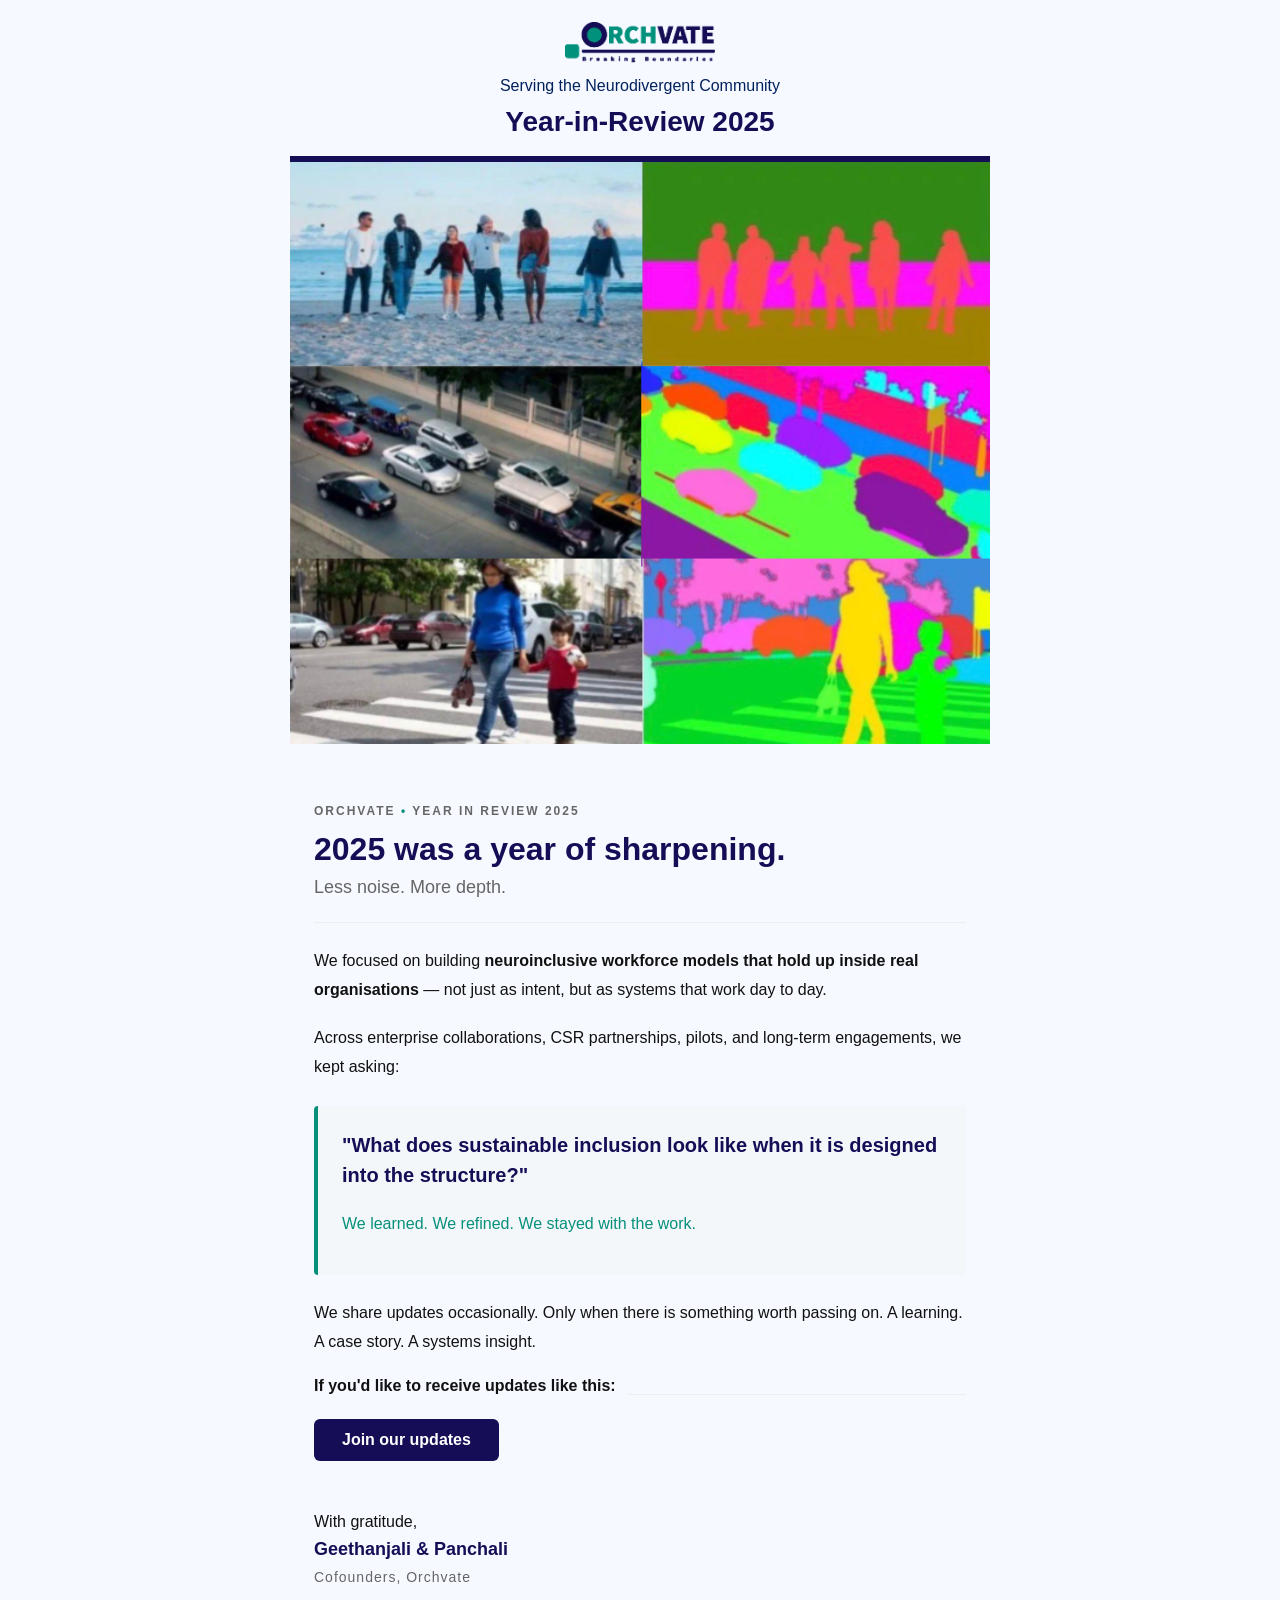
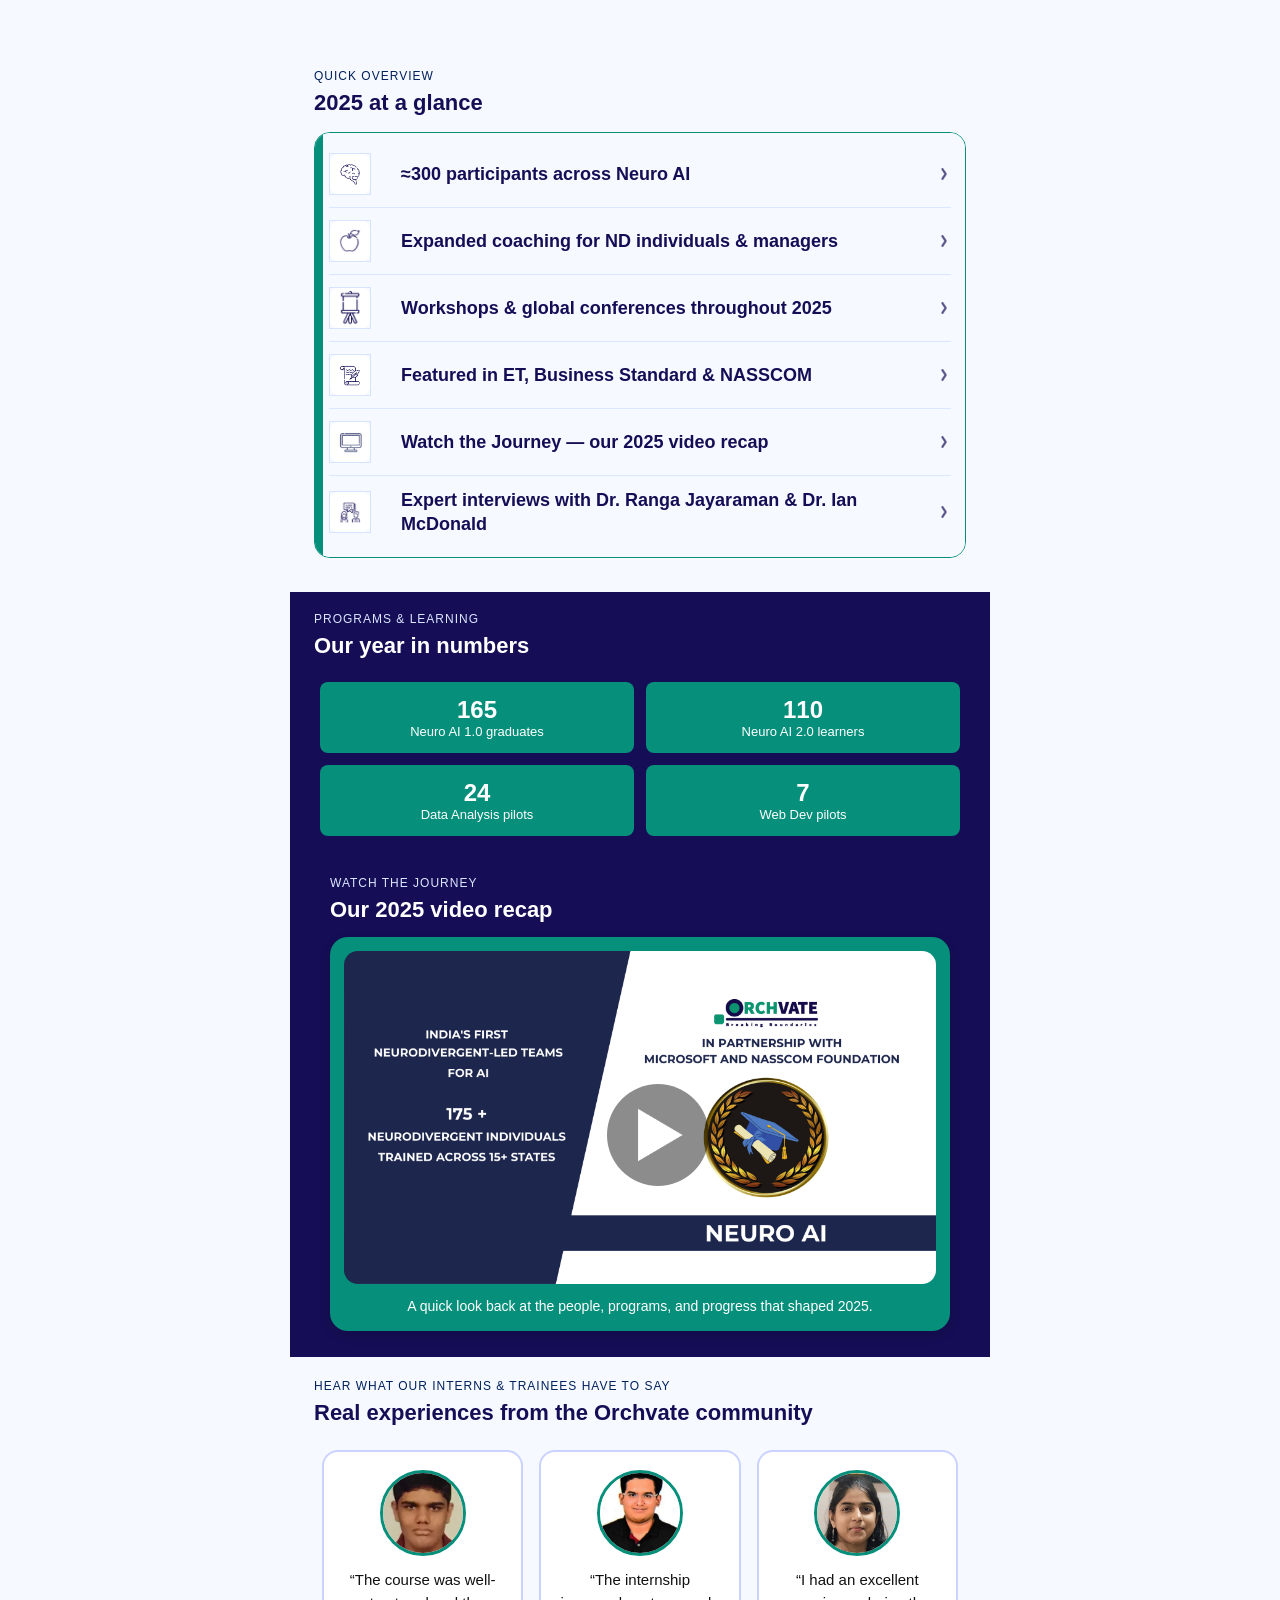
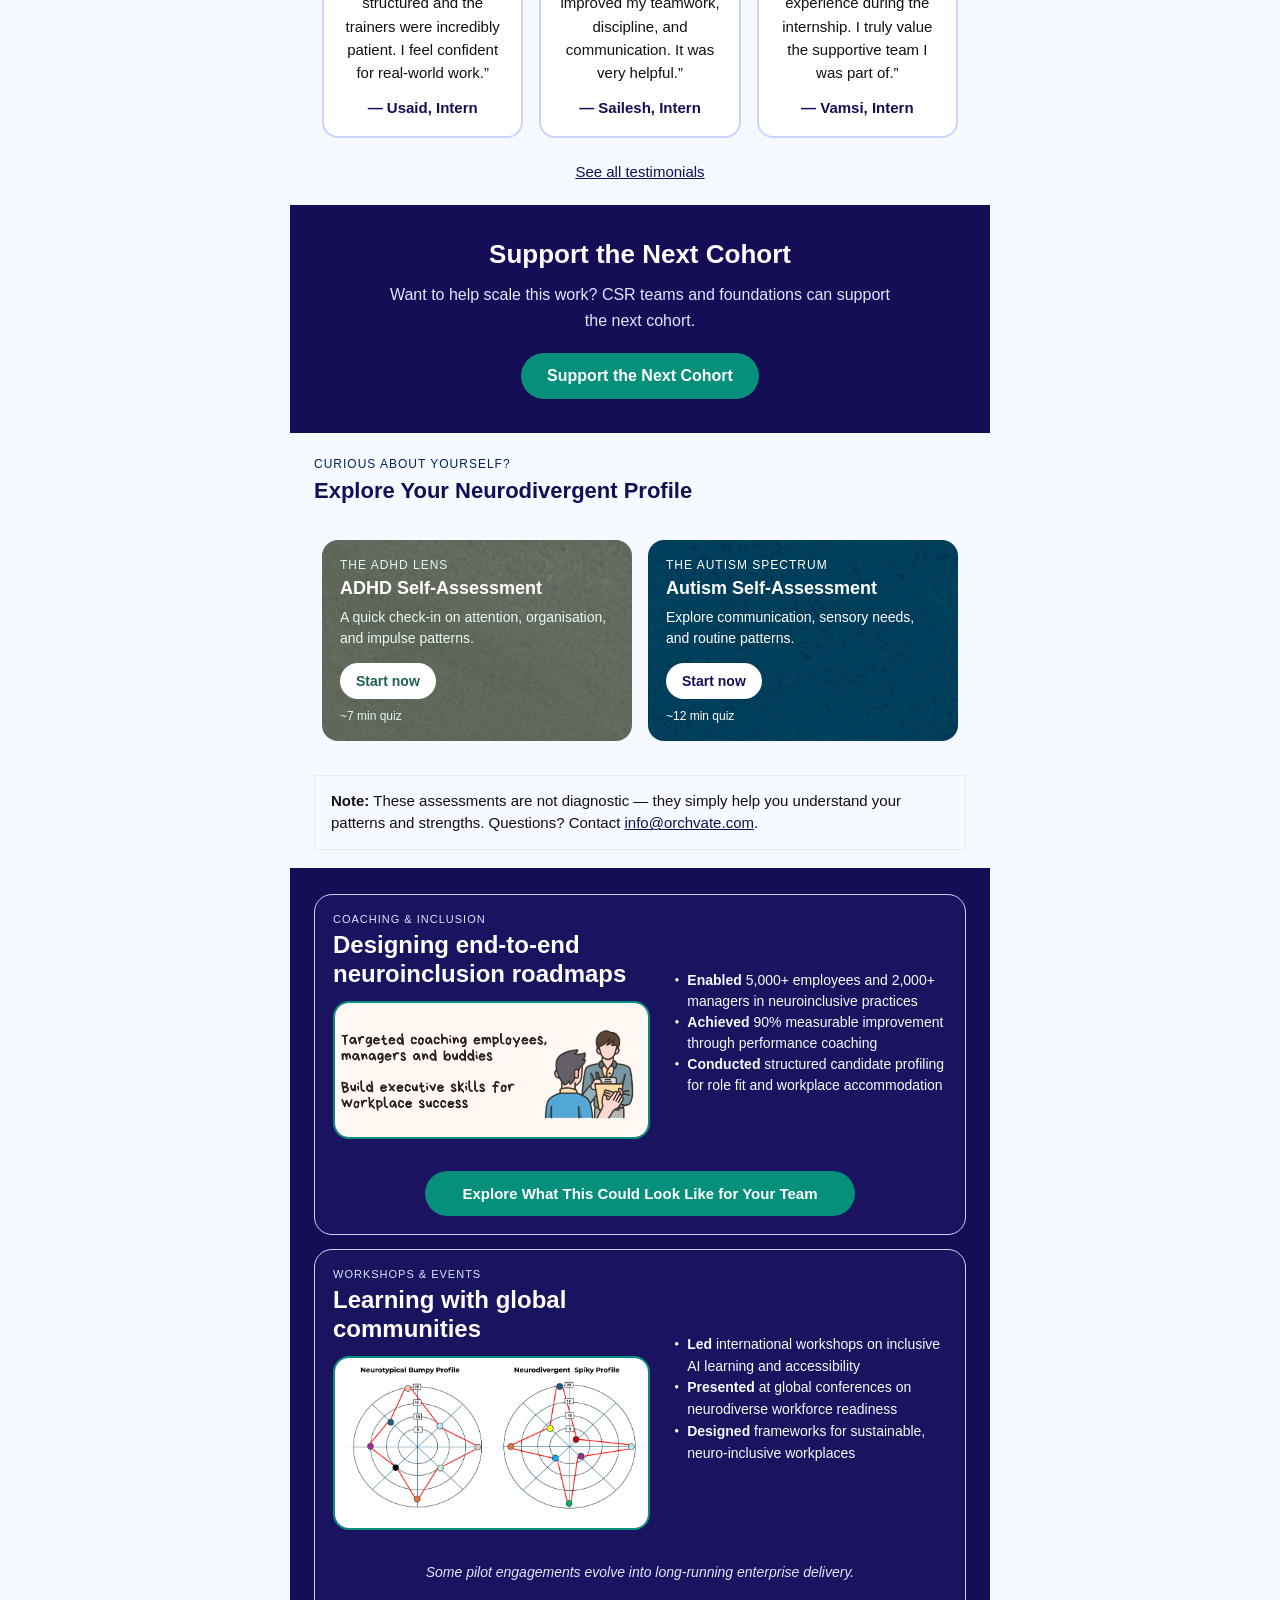
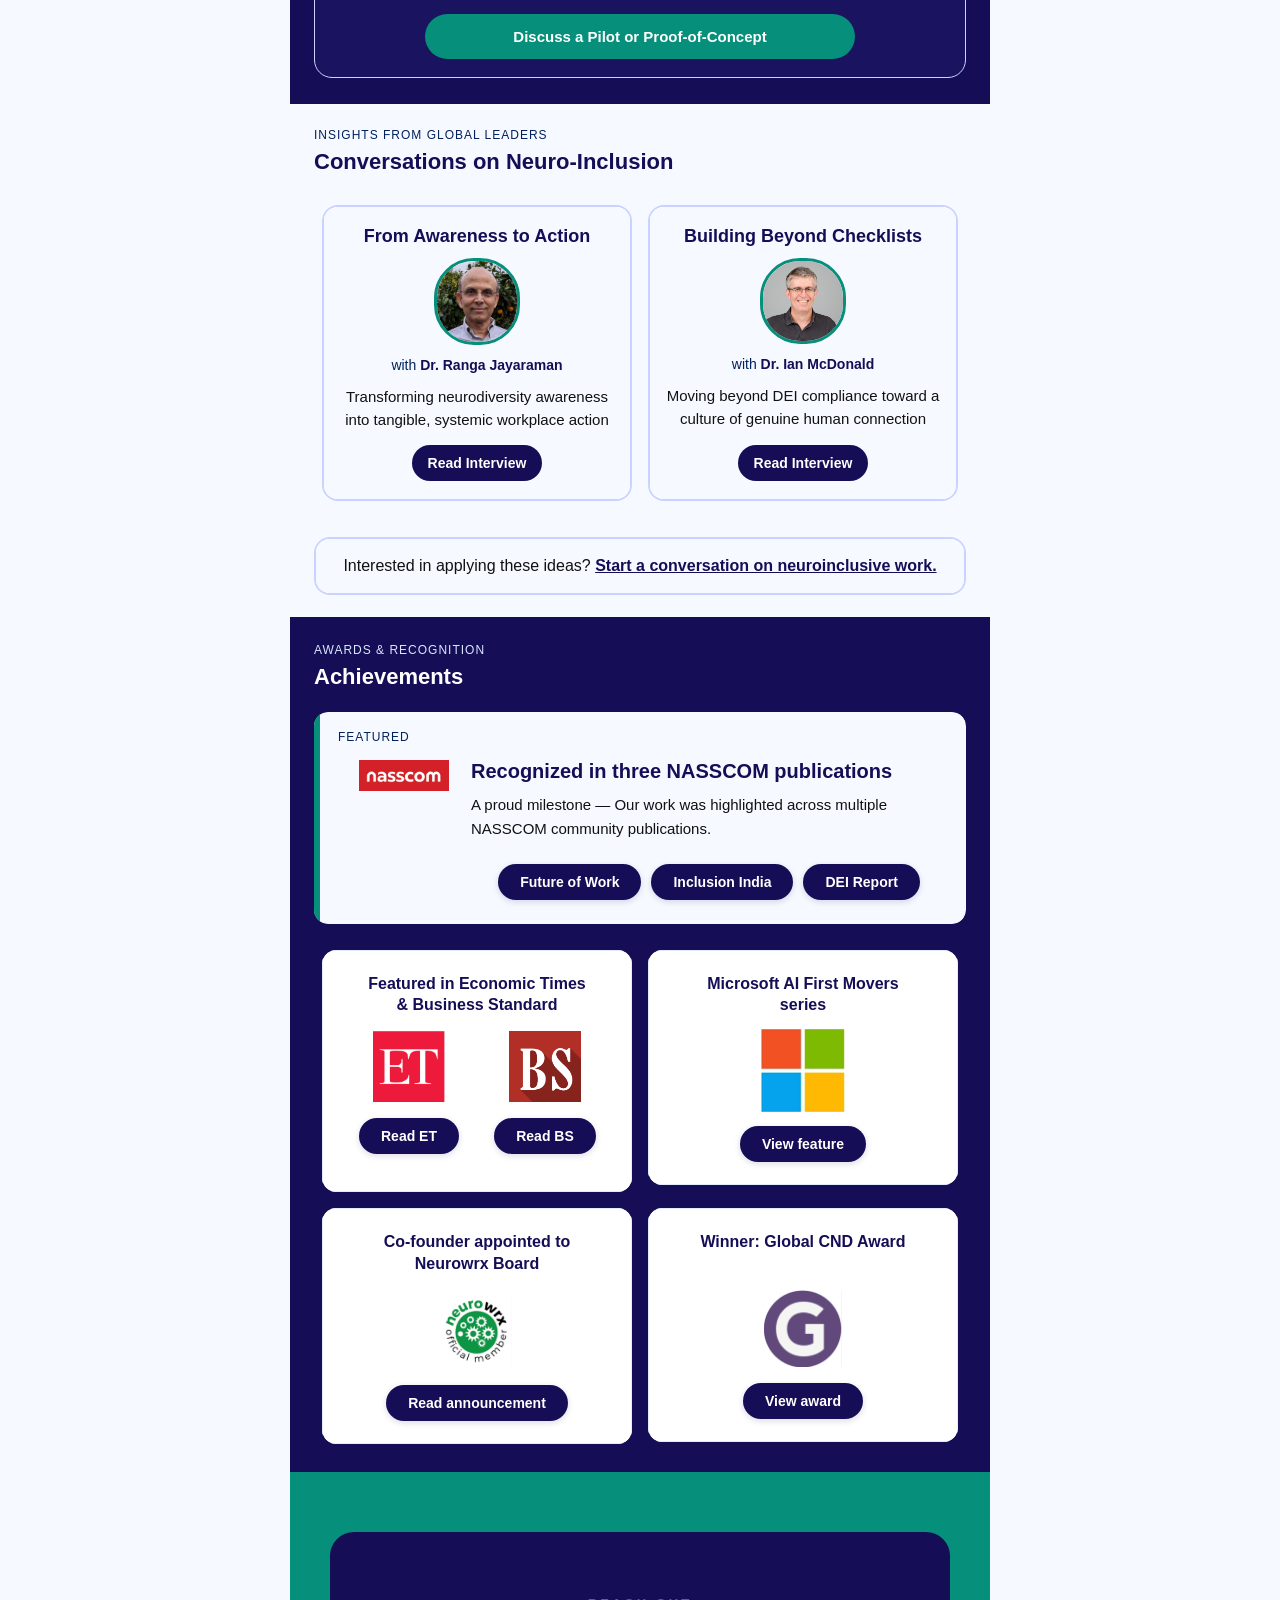
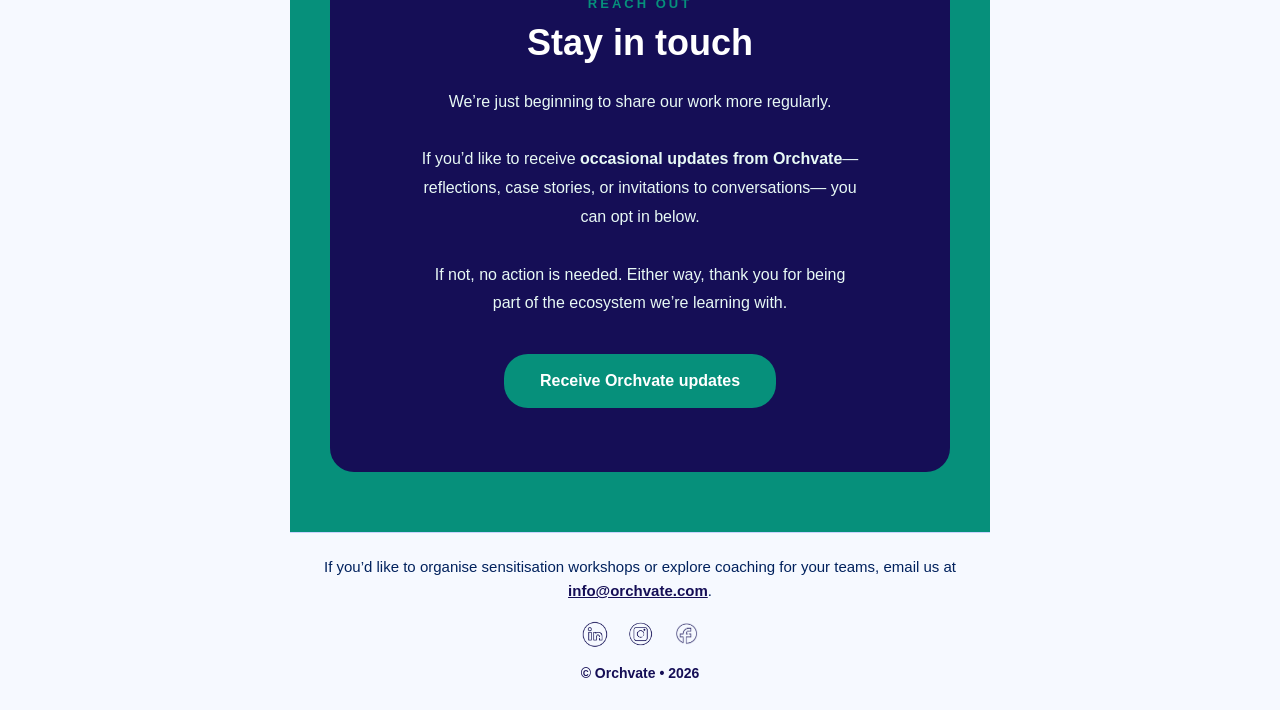
<file: index.html>
<!DOCTYPE html>
<html xmlns:v="urn:schemas-microsoft-com:vml" xmlns:o="urn:schemas-microsoft-com:office:office">
<head>
  <meta charset="UTF-8">
  <meta http-equiv="X-UA-Compatible" content="IE=edge">
  <meta name="viewport" content="width=device-width, initial-scale=1.0">
  <title>Orchvate | Year-in-Review 2025</title>
  <!--[if (gte mso 9)|(IE)]>
  <xml>
    <o:OfficeDocumentSettings>
      <o:AllowPNG/>
      <o:PixelsPerInch>96</o:PixelsPerInch>
    </o:OfficeDocumentSettings>
  </xml>
  <![endif]-->
<script type="text/javascript">
var appInsights=window.appInsights||function(a){
function b(a){t[a]=function(){var b=arguments;t.queue.push(function(){t[a].apply(t,b)})}}
var t={config:a},u=document,v=window,o="script",s=u.createElement(o),f,l;
s.src="https://js.monitor.azure.com/scripts/b/ai.2.min.js";
u.getElementsByTagName(o)[0].parentNode.appendChild(s);
t.cookie=u.cookie;
t.queue=[];
for(f=["trackEvent","trackPageView","trackException","trackTrace","trackDependencyData"];f.length;)b(f.pop());
return t;
}({
connectionString: "InstrumentationKey=6f8ab2d0-e0c7-4ea2-8169-5edf9242551f;IngestionEndpoint=https://eastus-8.in.applicationinsights.azure.com/;LiveEndpoint=https://eastus.livediagnostics.monitor.azure.com/;ApplicationId=22361aff-ba99-461e-9760-3ef1b5212236"
});
window.appInsights=appInsights;
appInsights.trackPageView();
</script>  
<style type="text/css">
		body{
			margin:0;
			padding:0;
			background:#f6f9ff;
			-webkit-text-size-adjust:100%;
			-ms-text-size-adjust:100%;
		}
		table,td{
			border-collapse:collapse;
			mso-table-lspace:0pt;
			mso-table-rspace:0pt;
		}
		img{
			border:0;
			height:auto;
			line-height:100%;
			outline:none;
			text-decoration:none;
			-ms-interpolation-mode:bicubic;
			display:block;
		}
		a{
			text-decoration:none;
			color:#150e56;
		}
		.ExternalClass *{
			line-height:100%;
		}
		.appleLinks a{
			color:inherit !important;
			text-decoration:none !important;
		}
		.container{
			width:100%;
			max-width:700px;
			margin:0 auto;
		}
		.pb-0{
			padding-bottom:0 !important;
		}
		.pt-0{
			padding-top:0 !important;
		}
		.px{
			padding-left:24px;
			padding-right:24px;
		}
		.section-title{
			font-family:Arial,Helvetica,sans-serif;
			color:#150e56;
			font-size:22px;
			line-height:1.3;
			margin:0;
			font-weight:bold;
		}
		.body-text{
			font-family:Arial,Helvetica,sans-serif;
			color:#111111;
			font-size:16px;
			line-height:1.6;
			margin:0;
		}
		.eyebrow{
			font-family:Arial,Helvetica,sans-serif;
			color:#01215d;
			font-size:12px;
			letter-spacing:1px;
			text-transform:uppercase;
			margin:0;
		}
		.stat-box{
			background:#f6f9ff;
			border:1px solid #e3ecff;
			border-radius:8px;
		}
		.stat-number{
			font-size:24px;
			font-weight:bold;
			color:#150e56;
			font-family:Arial,Helvetica,sans-serif;
		}
		.stat-label{
			font-size:13px;
			color:#01215d;
			font-family:Arial,Helvetica,sans-serif;
		}
		.btn{
			background:#150e56;
			color:#ffffff;
			border-radius:24px;
		}
		.btn a{
			color:#ffffff !important;
			display:inline-block;
			padding:12px 20px;
			font-family:Arial,Helvetica,sans-serif;
			font-size:16px;
		}
		.footer-text{
			font-family:Arial,Helvetica,sans-serif;
			color:#f6f9ff;
			font-size:13px;
			line-height:1.6;
			margin:0;
		}
	@media screen and (max-width:599px){
		.px{
			padding-left:16px !important;
			padding-right:16px !important;
		}
		#general_conversation td[style*="padding:60px"] {
			padding: 40px 16px !important;
		}
		.newsletter-card {
			padding: 40px 20px !important;
			border-radius: 16px !important;
		}
		.newsletter-heading {
			font-size: 26px !important;
		}
		.newsletter-text {
			font-size: 15px !important;
			text-align: center !important;
		}
		.stack td{
			display:block !important;
			width:100% !important;
		}
		.stack, .stack table, .stack td, .stack tr {
			height: auto !important;
			padding-left: 4px !important;
			padding-right: 4px !important;
		}
		.mobile-center, .mobile-center td, .mobile-center h3, .mobile-center p, .mobile-center h4 {
			text-align:center !important;
		}
		.btn-stack {
			display: block !important;
			width: 100% !important;
			margin-bottom: 15px !important;
			padding-right: 0 !important;
		}
		.btn-stack table {
			width: 100% !important;
		}
		.btn-stack table a {
			display: block !important;
			text-align: center !important;
		}
		#awards .px {
			text-align: center !important;
		}
		#awards .stack td {
			padding-top: 15px !important;
			padding-bottom: 15px !important;
		}
		#awards .stack > tbody > tr > td {
			padding-bottom: 10px !important;
		}
		td[style*="linear-gradient"] {
			padding-left: 20px !important;
			background: linear-gradient(to right, #06907b 0, #06907b 10px, #f6f9ff 10px, #f6f9ff 100%) !important;
		}
		.mobile-grid-card {
			padding-left: 0 !important;
			padding-right: 0 !important;
			text-align: center !important;
		}
		.mobile-grid-card div {
			display: inline-block !important;
			width: 100% !important;
			max-width: 320px !important;
			margin: 0 auto !important;
			text-align: center !important;
		}
	}

    /* NASSCOM Achievements Buttons (Desktop & Global) */
    .nasscom-btns td {
        padding: 5px !important;
    }
    .nasscom-btn {
        display: inline-block !important;
        background-color: #150e56 !important;
        color: #ffffff !important;
        padding: 10px 22px !important;
        border-radius: 999px !important;
        font-family: Arial, sans-serif !important;
        font-size: 14px !important;
        font-weight: bold !important;
        text-decoration: none !important;
        transition: all 0.3s ease !important;
        box-shadow: 0 2px 6px rgba(21, 14, 86, 0.15) !important;
    }
    .nasscom-btn:visited { color: #ffffff !important; }
    .nasscom-btn:hover {
        background-color: #01215d !important;
        transform: translateY(-2px) !important;
        box-shadow: 0 5px 15px rgba(21, 14, 86, 0.3) !important;
        color: #ffffff !important;
    }

    @media screen and (max-width:599px){
        .nasscom-btns tr {
            display: block !important;
            text-align: center !important;
        }
		.nasscom-btns td {
			display: inline-block !important;
			width: 48% !important;
			padding: 4px !important;
			box-sizing: border-box !important;
            vertical-align: top !important;
		}
		.nasscom-btns td:last-child {
			width: 100% !important;
			display: block !important;
			padding-top: 10px !important;
		}
        .nasscom-btn {
            display: block !important;
            max-width: 160px !important;
            margin: 0 auto !important;
            padding: 12px 10px !important;
            font-size: 13px !important;
        }
	}
	.modal-overlay {
		position: fixed;
		top: 0;
		left: 0;
		width: 100%;
		height: 100%;
		background: rgba(0, 0, 0, 0.7);
		display: none;
		align-items: center;
		justify-content: center;
		z-index: 99999;
		backdrop-filter: blur(5px);
		padding: 20px;
		box-sizing: border-box;
	}
	.modal-content {
		background: #ffffff;
		width: 100%;
		max-width: 550px;
		max-height: 90vh; /* Limit height to 90% of viewport */
		overflow-y: auto; /* Add vertical scrollbar if needed */
		padding: 35px;
		border-radius: 16px;
		position: relative;
		box-shadow: 0 25px 50px -12px rgba(0, 0, 0, 0.25);
		animation: modalFadeIn 0.4s ease-out;
		box-sizing: border-box;
		font-family: Arial, Helvetica, sans-serif;
	}
	/* Custom scrollbar for better look */
	.modal-content::-webkit-scrollbar {
		width: 8px;
	}
	.modal-content::-webkit-scrollbar-track {
		background: #f1f1f1;
		border-radius: 10px;
	}
	.modal-content::-webkit-scrollbar-thumb {
		background: #cad3ff;
		border-radius: 10px;
	}
	.modal-content::-webkit-scrollbar-thumb:hover {
		background: #150e56;
	}
	@keyframes modalFadeIn {
		from { opacity: 0; transform: scale(0.95); }
		to { opacity: 1; transform: scale(1); }
	}
	.modal-close {
		position: absolute;
		top: 15px;
		right: 15px;
		font-size: 28px;
		cursor: pointer;
		color: #999;
		line-height: 1;
		transition: color 0.2s;
	}
	.modal-close:hover { color: #150e56; }
	.modal-logo { text-align: center; margin-bottom: 25px; }
	.modal-logo img { width: 140px; margin: 0 auto; display: block; }
	.modal-title { font-size: 26px; color: #150e56; font-weight: bold; margin-bottom: 12px; }
	.modal-desc { font-size: 15px; line-height: 1.6; color: #333; margin-bottom: 20px; }
	.modal-notice { 
		background: #f4f7fa; padding: 12px 16px; border-left: 4px solid #06907b; 
		border-radius: 4px; font-size: 13px; color: #666; margin-bottom: 20px;
	}
	.modal-form-group { margin-bottom: 18px; }
	.modal-label { display: block; font-size: 14px; font-weight: bold; color: #150e56; margin-bottom: 6px; }
	.modal-input { 
		width: 100%; padding: 12px; border: 1px solid #cad3ff; border-radius: 8px; 
		box-sizing: border-box; font-size: 15px; outline: none; transition: border-color 0.2s;
		font-family: inherit;
	}
	.modal-input:focus { border-color: #150e56; }
	.modal-input.invalid { border-color: #cf222e; background: #fff8f8; }
	.modal-error { color: #cf222e; font-size: 12px; margin-top: 4px; display: none; }
	.modal-consent { display: flex; align-items: flex-start; gap: 10px; margin-top: 20px; cursor: pointer; }
	.modal-consent input { margin-top: 3px; }
	.modal-consent-text { font-size: 14px; color: #666; line-height: 1.4; }
	.modal-submit { 
		background: #150e56; color: #fff; border: none; padding: 14px 30px; 
		border-radius: 30px; font-size: 16px; font-weight: bold; cursor: pointer; 
		width: 100%; margin-top: 25px; transition: background 0.2s;
		font-family: inherit;
	}
	.modal-submit:hover { background: #01215d; }
	

	.success-icon {
		width: 70px;
		height: 70px;
		background: #06907b;
		border-radius: 50%;
		display: flex;
		align-items: center;
		justify-content: center;
		margin: 0 auto 20px;
	}
	.success-icon svg { width: 40px; height: 40px; fill: white; }
	.modal-success { text-align: center; display: none; }
	.modal-success h2 { font-size: 24px; color: #150e56; margin-bottom: 15px; font-weight: bold; }
	.modal-success p { font-size: 15px; color: #555; line-height: 1.6; margin-bottom: 15px; }
	.success-divider { height: 4px; background: #06907b; width: 60px; margin: 20px auto; border-radius: 2px; }
</style></head>
<body style="margin:0; padding:0;">

  <table role="presentation" width="100%" cellpadding="0" cellspacing="0" border="0" bgcolor="#f6f9ff"></table>
    <tr>
      <td align="center">
        <table role="presentation" class="container" width="100%" cellpadding="0" cellspacing="0" border="0" bgcolor="#f6f9ff" style="background:#f6f9ff;">
          <tr>
            
     <!-- =========================
              HEADER
     ========================= -->
  <tr>
    <td bgcolor="#f6f9ff" class="px" style="padding-top:22px;padding-bottom:18px;text-align:center;">

      <img src="assests/mc-c2e0273b.png"
          width="150"
          alt="Orchvate"
          style="display:block;margin:0 auto 10px;border:0;outline:none;text-decoration:none;height:auto;">

      <p style="margin:0 0 6px;font-family:Arial,Helvetica,sans-serif;font-size:16px;line-height:1.6;color:#01215d;">
        Serving the Neurodivergent Community
      </p>

      <p style="margin:0;font-family:Arial,Helvetica,sans-serif;font-size:28px;line-height:1.2;color:#150e56;font-weight:bold;">
        Year-in-Review 2025
      </p>

    </td>
  </tr>

  <tr>
    <td bgcolor="#150e56" style="height:6px;line-height:6px;font-size:6px;">&nbsp;</td>
  </tr>

    <tr>
    <td style="padding:0;">
      <img
        src="assests/mc-01b83340.png"
        width="700"
        alt="Orchvate Year-in-Review 2025"
        style="display:block;width:100%;max-width:700px;height:auto;"
        border="0"
      >
    </td>
  </tr>

 <!-- NOTE FROM FOUNDERS -->
  <tr>
    <td class="px" style="padding-top:60px; padding-bottom:60px; background-color:#f6f9ff; text-align:left;">
      
      <div style="margin:0;">

        <p style="margin:0 0 12px; font-family:Arial,Helvetica,sans-serif; font-size:12px; letter-spacing:2px; text-transform:uppercase; color:#666; font-weight:bold;">
          Orchvate <span style="color:#06907b;">•</span> Year in Review 2025
        </p>

        <h1 style="margin:0 0 8px; font-family:Arial,Helvetica,sans-serif; font-size:32px; line-height:1.2; font-weight:bold; color:#150e56;">
          2025 was a year of sharpening.
        </h1>
        
        <p style="margin:0 0 24px; font-family:Arial,Helvetica,sans-serif; font-size:18px; color:#666;">
          Less noise. More depth.
        </p>

        <div style="height:1px; background:#eeeeee; margin:0 0 24px;"></div>

        <p class="body-text" style="margin:0 0 20px; font-size:16px; line-height:1.8; color:#111111;">
          We focused on building <strong>neuroinclusive workforce models that hold up inside real organisations</strong> — not just as intent, but as systems that work day to day.
        </p>

        <p class="body-text" style="margin:0 0 20px; font-size:16px; line-height:1.8; color:#111111;">
          Across enterprise collaborations, CSR partnerships, pilots, and long-term engagements, we kept asking:
        </p>

        <div style="margin:24px 0; padding:24px; background-color:#f4f7fa; border-left:4px solid #06907b; border-radius:4px;">
          <p style="margin:0 0 20px; font-family:Arial,Helvetica,sans-serif; font-size:20px; line-height:1.5; color:#150e56; font-weight:bold;">
            "What does sustainable inclusion look like when it is designed into the structure?"
          </p>
          <p style="margin:0 0 12px; font-family:Arial,Helvetica,sans-serif; font-size:16px; line-height:1.8; color:#06907b; font-weight:normal;">
            We learned. We refined. We stayed with the work.
          </p>
          
        </div>

        <p class="body-text" style="margin:0 0 20px; font-size:16px; line-height:1.8; color:#111111;">
          We share updates occasionally. Only when there is something worth passing on. A learning. A case story. A systems insight.
        </p>

        <table role="presentation" width="100%" cellpadding="0" cellspacing="0" border="0" style="margin-bottom:20px;">
          <tr>
            <td style="font-family:Arial,Helvetica,sans-serif; font-size:16px; color:#111111; font-weight:bold; width:1%; white-space:nowrap; padding-right:12px;">
              If you'd like to receive updates like this:
            </td>
            <td style="border-bottom:1px solid #eeeeee;">&nbsp;</td>
          </tr>
        </table>

        <table role="presentation" cellpadding="0" cellspacing="0" border="0" style="margin: 24px 0 48px;">
          <tr>
            <td bgcolor="#150e56" style="border-radius:6px;">
              <a href="#" class="open-newsletter" style="display:inline-block; font-family:Arial,Helvetica,sans-serif; color:#ffffff; text-decoration:none; padding:12px 28px; font-size:16px; font-weight:bold;">
                Join our updates
              </a>
            </td>
          </tr>
        </table>

        <!-- Sign-off -->
        <p style="margin:0; font-family:Arial,Helvetica,sans-serif; font-size:16px; color:#111111; line-height:1.6;">
          With gratitude,<br>
          <strong style="font-size:18px; color:#150e56;">Geethanjali &amp; Panchali</strong><br>
          <span style="font-size:14px; color:#666; letter-spacing:1px;">Cofounders, Orchvate</span>
        </p>

      </div>

    </td>
  </tr>
          
<!-- =========================================
     HIGHLIGHTS OF 2025
     ========================================= -->
<tr>
  <td class="px" style="padding-top:20px;padding-bottom:16px;">

    <p class="eyebrow" style="margin:0;">Quick Overview</p>

    <h2 class="section-title" style="margin:6px 0 14px;">
      2025 at a glance
    </h2>

    <!-- Rounded wrapper (DIV handles corners reliably) -->
    <div style="border-radius:16px;overflow:hidden;border:1px solid #06907b;background:#f6f9ff;">

      <table role="presentation" width="100%" cellpadding="0" cellspacing="0" border="0">
        <tr>

          <!-- SINGLE CELL so corners + green bar are one clipped shape -->
          <td style="
            padding:8px 14px;
            background:
              linear-gradient(to right, #06907b 0, #06907b 8px, #f6f9ff 8px, #f6f9ff 100%);
          ">

            <!-- ===== ITEM 1 ===== -->
            <a href="#programs" style="display:block;text-decoration:none;color:#150e56;">
              <table role="presentation" width="100%" cellpadding="0" cellspacing="0" border="0">
                <tr>
                  <td width="52" valign="middle" style="padding:12px 10px 12px 0;">
                    <table role="presentation" cellpadding="0" cellspacing="0" border="0"
                           style="border:1px solid #d7e4ff;border-radius:12px;background:#ffffff;">
                      <tr>
                        <td align="center" valign="middle" width="40" height="40" style="width:40px;height:40px;">
                          <img src="assests/mc-3832d092.png" width="22" height="22" alt="Programs"
                               style="display:block;border:0;outline:none;text-decoration:none;">
                        </td>
                      </tr>
                    </table>
                  </td>

                  <td valign="middle" style="padding:12px 10px;">
                    <span style="font-family:Arial,Helvetica,sans-serif;font-size:18px;line-height:1.35;font-weight:bold;color:#150e56;">
                      ≈300 participants across Neuro AI
                    </span>
                  </td>

                  <td width="24" align="right" valign="middle" style="padding:12px 0;">
                    <img src="assests/icon-chevron-right.png"
                         width="16" height="16" alt=""
                         style="display:block;border:0;opacity:0.7;">
                  </td>
                </tr>
              </table>
            </a>

            <div style="height:1px;line-height:1px;font-size:1px;background:#dbe6ff;">&nbsp;</div>

            <!-- ===== ITEM 2 ===== -->
            <a href="#coaching" style="display:block;text-decoration:none;color:#150e56;">
              <table role="presentation" width="100%" cellpadding="0" cellspacing="0" border="0">
                <tr>
                  <td width="52" valign="middle" style="padding:12px 10px 12px 0;">
                    <table role="presentation" cellpadding="0" cellspacing="0" border="0"
                           style="border:1px solid #d7e4ff;border-radius:12px;background:#ffffff;">
                      <tr>
                        <td align="center" valign="middle" width="40" height="40" style="width:40px;height:40px;">
                          <img src="assests/mc-b7219125.png" width="22" height="22" alt="Coaching"
                               style="display:block;border:0;outline:none;text-decoration:none;">
                        </td>
                      </tr>
                    </table>
                  </td>

                  <td valign="middle" style="padding:12px 10px;">
                    <span style="font-family:Arial,Helvetica,sans-serif;font-size:18px;line-height:1.35;font-weight:bold;color:#150e56;">
                      Expanded coaching for ND individuals &amp; managers
                    </span>
                  </td>

                  <td width="24" align="right" valign="middle" style="padding:12px 0;">
                    <img src="assests/icon-chevron-right.png"
                         width="16" height="16" alt=""
                         style="display:block;border:0;opacity:0.7;">
                  </td>
                </tr>
              </table>
            </a>

            <div style="height:1px;line-height:1px;font-size:1px;background:#dbe6ff;">&nbsp;</div>

            <!-- ===== ITEM 3 ===== -->
            <a href="#workshops" style="display:block;text-decoration:none;color:#150e56;">
              <table role="presentation" width="100%" cellpadding="0" cellspacing="0" border="0">
                <tr>
                  <td width="52" valign="middle" style="padding:12px 10px 12px 0;">
                    <table role="presentation" cellpadding="0" cellspacing="0" border="0"
                           style="border:1px solid #d7e4ff;border-radius:12px;background:#ffffff;">
                      <tr>
                        <td align="center" valign="middle" width="40" height="40" style="width:40px;height:40px;">
                          <img src="assests/mc-9ced223b.png" width="22" height="22" alt="Workshops"
                               style="display:block;border:0;outline:none;text-decoration:none;">
                        </td>
                      </tr>
                    </table>
                  </td>

                  <td valign="middle" style="padding:12px 10px;">
                    <span style="font-family:Arial,Helvetica,sans-serif;font-size:18px;line-height:1.35;font-weight:bold;color:#150e56;">
                      Workshops &amp; global conferences throughout 2025
                    </span>
                  </td>

                  <td width="24" align="right" valign="middle" style="padding:12px 0;">
                    <img src="assests/icon-chevron-right.png"
                         width="16" height="16" alt=""
                         style="display:block;border:0;opacity:0.7;">
                  </td>
                </tr>
              </table>
            </a>

            <div style="height:1px;line-height:1px;font-size:1px;background:#dbe6ff;">&nbsp;</div>

            <!-- ===== ITEM 4 ===== -->
            <a href="#awards" style="display:block;text-decoration:none;color:#150e56;">
              <table role="presentation" width="100%" cellpadding="0" cellspacing="0" border="0">
                <tr>
                  <td width="52" valign="middle" style="padding:12px 10px 12px 0;">
                    <table role="presentation" cellpadding="0" cellspacing="0" border="0"
                           style="border:1px solid #d7e4ff;border-radius:12px;background:#ffffff;">
                      <tr>
                        <td align="center" valign="middle" width="40" height="40" style="width:40px;height:40px;">
                          <img src="assests/mc-3bcdde5e.png" width="22" height="22" alt="Awards"
                               style="display:block;border:0;outline:none;text-decoration:none;">
                        </td>
                      </tr>
                    </table>
                  </td>

                  <td valign="middle" style="padding:12px 10px;">
                    <span style="font-family:Arial,Helvetica,sans-serif;font-size:18px;line-height:1.35;font-weight:bold;color:#150e56;">
                      Featured in ET, Business Standard &amp; NASSCOM
                    </span>
                  </td>

                  <td width="24" align="right" valign="middle" style="padding:12px 0;">
                    <img src="assests/icon-chevron-right.png"
                         width="16" height="16" alt=""
                         style="display:block;border:0;opacity:0.7;">
                  </td>
                </tr>
              </table>
            </a>

            <div style="height:1px;line-height:1px;font-size:1px;background:#dbe6ff;">&nbsp;</div>

            <!-- ===== ITEM 5 ===== -->
            <a href="#watchjourney" style="display:block;text-decoration:none;color:#150e56;">
              <table role="presentation" width="100%" cellpadding="0" cellspacing="0" border="0">
                <tr>
                  <td width="52" valign="middle" style="padding:12px 10px 12px 0;">
                    <table role="presentation" cellpadding="0" cellspacing="0" border="0"
                           style="border:1px solid #d7e4ff;border-radius:12px;background:#ffffff;">
                      <tr>
                        <td align="center" valign="middle" width="40" height="40" style="width:40px;height:40px;">
                          <img src="assests/mc-863fab7a.png" width="25" height="25" alt="Video"
                               style="display:block;border:0;outline:none;text-decoration:none;">
                        </td>
                      </tr>
                    </table>
                  </td>

                  <td valign="middle" style="padding:12px 10px;">
                    <span style="font-family:Arial,Helvetica,sans-serif;font-size:18px;line-height:1.35;font-weight:bold;color:#150e56;">
                      Watch the Journey — our 2025 video recap
                    </span>
                  </td>

                  <td width="24" align="right" valign="middle" style="padding:12px 0;">
                    <img src="assests/icon-chevron-right.png"
                         width="16" height="16" alt=""
                         style="display:block;border:0;opacity:0.7;">
                  </td>
                </tr>
              </table>
            </a>

            <div style="height:1px;line-height:1px;font-size:1px;background:#dbe6ff;">&nbsp;</div>

            <!-- ===== ITEM 6 ===== -->
            <a href="#leader_interviews" style="display:block;text-decoration:none;color:#150e56;">
              <table role="presentation" width="100%" cellpadding="0" cellspacing="0" border="0">
                <tr>
                  <td width="52" valign="middle" style="padding:12px 10px 12px 0;">
                    <table role="presentation" cellpadding="0" cellspacing="0" border="0"
                           style="border:1px solid #d7e4ff;border-radius:12px;background:#ffffff;">
                      <tr>
                        <td align="center" valign="middle" width="40" height="40" style="width:40px;height:40px;">
                          <img src="assests/mc-28d2c0b8.png" width="22" height="22" alt="Interviews"
                               style="display:block;border:0;outline:none;text-decoration:none;">
                        </td>
                      </tr>
                    </table>
                  </td>

                  <td valign="middle" style="padding:12px 10px;">
                    <span style="font-family:Arial,Helvetica,sans-serif;font-size:18px;line-height:1.35;font-weight:bold;color:#150e56;">
                      Expert interviews with Dr. Ranga Jayaraman &amp; Dr. Ian McDonald
                    </span>
                  </td>

                  <td width="24" align="right" valign="middle" style="padding:12px 0;">
                    <img src="assests/icon-chevron-right.png"
                         width="16" height="16" alt=""
                         style="display:block;border:0;opacity:0.7;">
                  </td>
                </tr>
              </table>
            </a>

          </td>
        </tr>
      </table>

    </div>

  </td>
</tr>

<tr>
  <td style="height:18px;line-height:18px;font-size:18px;">&nbsp;</td>
</tr>

  <!-- =========================================
     PROGRAMS + VIDEO 
     ========================================= -->
<tr id="programs">
  <td bgcolor="#150e56" style="padding:0;">
    <table role="presentation" width="100%" cellpadding="0" cellspacing="0" border="0">

      <!-- ===== PROGRAMS & LEARNING: STATS ===== -->
      <tr>
        <td class="px" style="padding-top:20px;padding-bottom:8px;">
          <p style="margin:0;font-family:Arial,Helvetica,sans-serif;font-size:12px;letter-spacing:1px;text-transform:uppercase;color:#dbe6ff;">
            Programs &amp; Learning
          </p>
          <h2 style="margin:6px 0 0;font-family:Arial,Helvetica,sans-serif;font-size:22px;line-height:1.3;font-weight:bold;color:#ffffff;">
            Our year in numbers
          </h2>
        </td>
      </tr>

      <tr>
        <td class="px" style="padding-top:8px;padding-bottom:10px;">
          <table role="presentation" width="100%" cellpadding="0" cellspacing="0" border="0" class="stack">
            <tr>
              <td width="50%" style="padding:6px;">
                <table role="presentation" width="100%">
                  <tr>
                    <td align="center" style="padding:14px;background:#06907b;border-radius:8px;">
                      <div style="font-size:24px;font-weight:bold;color:#ffffff;font-family:Arial,Helvetica,sans-serif;">165</div>
                      <div style="font-size:13px;color:#ffffff;font-family:Arial,Helvetica,sans-serif;">Neuro AI 1.0 graduates</div>
                    </td>
                  </tr>
                </table>
              </td>

              <td width="50%" style="padding:6px;">
                <table role="presentation" width="100%">
                  <tr>
                    <td align="center" style="padding:14px;background:#06907b;border-radius:8px;">
                      <div style="font-size:24px;font-weight:bold;color:#ffffff;font-family:Arial,Helvetica,sans-serif;">110</div>
                      <div style="font-size:13px;color:#ffffff;font-family:Arial,Helvetica,sans-serif;">Neuro AI 2.0 learners</div>
                    </td>
                  </tr>
                </table>
              </td>
            </tr>

            <tr>
              <td width="50%" style="padding:6px;">
                <table role="presentation" width="100%">
                  <tr>
                    <td align="center" style="padding:14px;background:#06907b;border-radius:8px;">
                      <div style="font-size:24px;font-weight:bold;color:#ffffff;font-family:Arial,Helvetica,sans-serif;">24</div>
                      <div style="font-size:13px;color:#ffffff;font-family:Arial,Helvetica,sans-serif;">Data Analysis pilots</div>
                    </td>
                  </tr>
                </table>
              </td>

              <td width="50%" style="padding:6px;">
                <table role="presentation" width="100%">
                  <tr>
                    <td align="center" style="padding:14px;background:#06907b;border-radius:8px;">
                      <div style="font-size:24px;font-weight:bold;color:#ffffff;font-family:Arial,Helvetica,sans-serif;">7</div>
                      <div style="font-size:13px;color:#ffffff;font-family:Arial,Helvetica,sans-serif;">Web Dev pilots</div>
                    </td>
                  </tr>
                </table>
              </td>
            </tr>

          </table>
        </td>
      </tr>

      <tr>
        <td style="height:14px;line-height:14px;font-size:14px;">&nbsp;</td>
      </tr>

      <!--=====VIDEO RECAP=====-->
      <tr id="watchjourney">
        <td class="px" align="center" style="padding-top:10px;padding-bottom:26px;">

          <div style="max-width:620px;text-align:left;">
            <p style="margin:0;font-family:Arial,Helvetica,sans-serif;font-size:12px;letter-spacing:1px;text-transform:uppercase;color:#dbe6ff;">
              Watch the Journey
            </p>
            <h2 style="margin:6px 0 12px;font-family:Arial,Helvetica,sans-serif;font-size:22px;line-height:1.3;font-weight:bold;color:#ffffff;">
              Our 2025 video recap
            </h2>
          </div>

          <div style="max-width:620px;margin:0 auto;border-radius:18px;overflow:hidden;background:#06907b;box-shadow: 0 4px 12px rgba(0,0,0,0.15);">
            <table role="presentation" width="100%" cellpadding="0" cellspacing="0" border="0">
              <tr>
                <td style="padding:14px;">

                    <!--[if mso]>
                  <v:roundrect xmlns:v="urn:schemas-microsoft-com:vml" arcsize="6%" stroke="f"
                    href="https://youtu.be/wG5fJqhksS0" style="width:592px;height:333px;">
                    <v:fill type="frame" src="assests/Copy%20of%20Graduation%20Day%20%20Video%20in%20Purple%20and%20Yellow%20Realistic%20Style.png" color="#000000"/>
                    <v:textbox inset="0,0,0,0">
                      <div>
                        <table role="presentation" width="592" height="333" cellpadding="0" cellspacing="0" border="0">
                          <tr>
                            <td align="center" valign="middle">
                              <img src="assests/icon-play-white.png"
                                  width="66" height="66" alt="Play"
                                  style="display:block;border:0;background:rgba(0,0,0,0.45);border-radius:999px;padding:18px;">
                            </td>
                          </tr>
                        </table>
                      </div>
                    </v:textbox>
                  </v:roundrect>
                  <![endif]-->

                  <!--[if !mso]><!-->
                  <a href="https://youtu.be/wG5fJqhksS0" target="_blank" style="display:block;text-decoration:none;">
                    <div style="position:relative;display:block;border-radius:14px;overflow:hidden;background:#000000;">
                      <img src="assests/Thumbnail.png"
                          width="592" height="333"
                          alt="Watch our 2025 recap video"
                          style="display:block;width:100%;max-width:100%;height:auto;border:0;object-fit:cover;">
                      <img src="assests/icon-play-white.png"
                          width="66" height="66" alt=""
                          style="position:absolute;left:50%;top:50%;margin-left:-33px;margin-top:-33px;
                                  display:block;border:0;background:rgba(0,0,0,0.45);border-radius:999px;padding:18px;">
                    </div>
                  </a>
                  <!--<![endif]-->

                  <p style="margin:12px 0 0;font-family:Arial,Helvetica,sans-serif;color:#ffffff;font-size:14px;line-height:1.55;text-align:center;">
                    A quick look back at the people, programs, and progress that shaped 2025.
                  </p>

                </td>
              </tr>
            </table>
          </div>

        </td>
      </tr>

    </table>
  </td>
</tr>
          

<!-- =========================================
     TESTIMONIALS
 ========================================= -->
<tr>
  <td bgcolor="#f6f9ff" style="padding:0;">
    <table role="presentation" width="100%" cellpadding="0" cellspacing="0" border="0">
      <tr>
        <td class="px" style="padding-top:22px;padding-bottom:22px;">

          <p style="margin:0 0 6px;font-family:Arial,Helvetica,sans-serif;font-size:12px;letter-spacing:1px;text-transform:uppercase;color:#01215d;">
            Hear what our interns &amp; trainees have to say
          </p>
          <h2 style="margin:0 0 14px;font-family:Arial,Helvetica,sans-serif;font-size:22px;line-height:1.3;font-weight:bold;color:#150e56;">
            Real experiences from the Orchvate community
          </h2>

          <table role="presentation" width="100%" cellpadding="0" cellspacing="0" border="0" class="stack">
            <tr>

              <!-- CARD 1 -->
              <td width="33.33%" valign="top" style="padding:8px;">
                <div style="border:2px solid #cad3ff;border-radius:16px;overflow:hidden;background:#ffffff;">
                  <table role="presentation" width="100%" cellpadding="0" cellspacing="0" border="0">
                    <tr>
                      <td align="center" valign="top" style="padding:18px;">
                        <img src="assests/mc-e2b2b03c.png"
                             width="80" height="80" alt="Usaid"
                             style="display:block;border:3px solid #06907b;border-radius:999px;margin:0 auto 12px;">
                        <p style="font-family:Arial,Helvetica,sans-serif;font-size:15px;line-height:1.55;color:#111;margin:0 0 14px;">
                          “The course was well-structured and the trainers were incredibly patient. I feel confident for real-world work.”
                        </p>
                        <p style="font-family:Arial,Helvetica,sans-serif;font-size:15px;line-height:1.3;color:#150e56;font-weight:bold;margin:0;">
                          — Usaid, Intern
                        </p>
                      </td>
                    </tr>
                  </table>
                </div>
              </td>

              <!-- CARD 2 -->
              <td width="33.33%" valign="top" style="padding:8px;">
                <div style="border:2px solid #cad3ff;border-radius:16px;overflow:hidden;background:#ffffff;">
                  <table role="presentation" width="100%" cellpadding="0" cellspacing="0" border="0">
                    <tr>
                      <td align="center" valign="top" style="padding:18px;">
                        <img src="assests/mc-3d706e6d.png"
                             width="80" height="80" alt="Sailesh"
                             style="display:block;border:3px solid #06907b;border-radius:999px;margin:0 auto 12px;">
                        <p style="font-family:Arial,Helvetica,sans-serif;font-size:15px;line-height:1.55;color:#111;margin:0 0 14px;">
                          “The internship improved my teamwork, discipline, and communication. It was very helpful.”
                        </p>
                        <p style="font-family:Arial,Helvetica,sans-serif;font-size:15px;line-height:1.3;color:#150e56;font-weight:bold;margin:0;">
                          — Sailesh, Intern
                        </p>
                      </td>
                    </tr>
                  </table>
                </div>
              </td>

              <!-- CARD 3 -->
              <td width="33.33%" valign="top" style="padding:8px;">
                <div style="border:2px solid #cad3ff;border-radius:16px;overflow:hidden;background:#ffffff;">
                  <table role="presentation" width="100%" cellpadding="0" cellspacing="0" border="0">
                    <tr>
                      <td align="center" valign="top" style="padding:18px;">
                        <img src="assests/mc-add07dd2.png"
                             width="80" height="80" alt="Vamsi"
                             style="display:block;border:3px solid #06907b;border-radius:999px;margin:0 auto 12px;">
                        <p style="font-family:Arial,Helvetica,sans-serif;font-size:15px;line-height:1.55;color:#111;margin:0 0 14px;">
                          “I had an excellent experience during the internship. I truly value the supportive team I was part of.”
                        </p>
                        <p style="font-family:Arial,Helvetica,sans-serif;font-size:15px;line-height:1.3;color:#150e56;font-weight:bold;margin:0;">
                          — Vamsi, Intern
                        </p>
                      </td>
                    </tr>
                  </table>
                </div>
              </td>

            </tr>
          </table>

          <!-- Centered link (FIXED broken quote in your href) -->
          <table role="presentation" width="100%" cellpadding="0" cellspacing="0" border="0">
            <tr>
              <td align="center" style="padding-top:14px;">
                <a href="https://orchvate-my.sharepoint.com/:b:/p/geethanjali_ganapathy/IQDCIYlZmii4RpfW0_UxQLThAaKhi6u3BvKplayBCQXXsOE?e=96QesD"
                   target="_blank"
                   style="font-family:Arial,Helvetica,sans-serif;color:#150e56;font-size:15px;line-height:1.55;text-decoration:underline;">
                  See all testimonials
                </a>
              </td>
            </tr>
          </table>

        </td>
      </tr>
    </table>
  </td>
</tr>

<!-- =========================================
     CTA: SUPPORT THE NEXT COHORT
     ========================================= -->
<tr>
  <td bgcolor="#150e56" style="padding:0;">
    <table role="presentation" width="100%" cellpadding="0" cellspacing="0" border="0">

      <tr>
        <td align="center" class="px" style="padding:34px 18px;">

          <!-- Heading -->
          <h2 style="margin:0 0 12px;font-family:Arial,Helvetica,sans-serif;font-size:26px;line-height:1.2;font-weight:bold;color:#ffffff;">
            Support the Next Cohort
          </h2>

          <!-- Microcopy -->
          <p style="margin:0 0 20px;font-family:Arial,Helvetica,sans-serif;font-size:16px;line-height:1.6;color:#dbe6ff;max-width:520px;">
            Want to help scale this work? CSR teams and foundations can support the next cohort.
          </p>

          <!-- Button -->
          <table role="presentation" cellpadding="0" cellspacing="0" border="0">
            <tr>
              <td bgcolor="#06907b" style="border-radius:999px;">
                <a href="secondform.html?inquiry=Cohort%20%2F%20program%20sponsorship%20(CSR%20%2F%20foundation)" 
                   class="open-inquiry"
                   data-inquiry="Cohort / program sponsorship (CSR / foundation)"
                   style="display:inline-block;font-family:Arial,Helvetica,sans-serif;color:#ffffff;text-decoration:none;padding:14px 26px;font-size:16px;font-weight:bold;border-radius:999px;">
                  Support the Next Cohort
                </a>
              </td>
            </tr>
          </table>

        </td>
      </tr>

    </table>
  </td>
</tr>




          
<tr id="selfassessments">
  <td class="px" style="padding-top:24px;padding-bottom:10px;">    
    <p class="eyebrow" style="margin:0;">Curious about Yourself?</p>
    <h2 class="section-title" style="margin:6px 0 16px;">Explore Your Neurodivergent Profile</h2>
  </td>
</tr>

<tr>
  <td class="px" style="padding-bottom:20px;">

    <table role="presentation" width="100%" cellpadding="0" cellspacing="0" border="0" class="stack">
      <tr>

        <!-- ========================= -->
        <!-- ADHD CARD -->
        <!-- ========================= -->
        <td width="50%" style="padding:8px;" valign="top" class="mobile-grid-card">

          <!--[if mso]>
          <v:roundrect xmlns:v="urn:schemas-microsoft-com:vml"
            arcsize="12%" stroke="f"
            style="width:260px;height:200px;">
            <v:fill type="tile"
              src="assests/mc-9d8641ea.png"
              color="#2f7f73"/>
            <v:textbox inset="18px,18px,18px,18px">
          <![endif]-->

          <div style="
          border-radius:16px;
          background-color:#1f5f55;
          background-image:
            linear-gradient(rgba(0,0,0,0.35), rgba(0,0,0,0.35)),
            url('assests/green.png');
          background-repeat:repeat;
          padding:18px;">


            <p style="font-family:Arial;font-size:12px;letter-spacing:1px;text-transform:uppercase;color:#dff6f1;margin:0 0 6px;">
              The ADHD Lens
            </p>

            <h3 style="font-family:Arial;color:#ffffff;font-size:18px;margin:0 0 8px;">
              ADHD Self-Assessment
            </h3>

            <p style="font-family:Arial;color:#e8f9f5;font-size:14px;line-height:1.5;margin:0 0 14px;">
              A quick check-in on attention, organisation, and impulse patterns.
            </p>

            <!-- Button -->
            <table role="presentation" cellpadding="0" cellspacing="0">
              <tr>
                <td bgcolor="#ffffff" style="border-radius:999px;">
                  <a href="https://www.orchvate.com/assessments/adhd.html"
                     style="color:#1f5f55;padding:10px 16px;display:inline-block;font-family:Arial;font-size:14px;font-weight:bold;">
                    Start now
                  </a>
                </td>
              </tr>
            </table>

            <p style="font-family:Arial;font-size:12px;color:#dff6f1;margin:10px 0 0;">
              ~7 min quiz
            </p>

          </div>

          <!--[if mso]>
            </v:textbox>
          </v:roundrect>
          <![endif]-->

        </td>

<!-- ========================= -->
<!-- AUTISM CARD -->
<!-- ========================= -->
<td width="50%" style="padding:8px;" valign="top" class="mobile-grid-card">

  <!--[if mso]>
  <v:roundrect xmlns:v="urn:schemas-microsoft-com:vml"
    arcsize="12%" stroke="f"
    style="width:260px;height:200px;">
    <v:fill type="tile"
      src="assests/mc-5ba6fdd0.png"
      color="#0f0b3f"/>
    <v:textbox inset="18px,18px,18px,18px">
  <![endif]-->

  <div style="
    border-radius:16px;
    background-color:#0f0b3f;
    background-image:
      linear-gradient(rgba(0,0,0,0.42), rgba(0,0,0,0.42)),
      url('assests/blue.png');
    background-repeat:repeat;
    padding:18px;
  ">

    <p style="font-family:Arial;font-size:12px;letter-spacing:1px;text-transform:uppercase;color:#ffffff;margin:0 0 6px;">
      The Autism Spectrum
    </p>

    <h3 style="font-family:Arial;color:#ffffff;font-size:18px;margin:0 0 8px;">
      Autism Self-Assessment
    </h3>

    <p style="font-family:Arial;color:#ffffff;font-size:14px;line-height:1.5;margin:0 0 14px;">
      Explore communication, sensory needs, and routine patterns.
    </p>

    <!-- Button -->
    <table role="presentation" cellpadding="0" cellspacing="0">
      <tr>
        <td bgcolor="#ffffff" style="border-radius:999px;">
          <a href="https://www.orchvate.com/assessments/autism.html"
             style="color:#150e56;padding:10px 16px;display:inline-block;font-family:Arial;font-size:14px;font-weight:bold;">
            Start now
          </a>
        </td>
      </tr>
    </table>

    <p style="font-family:Arial;font-size:12px;color:#ffffff;margin:10px 0 0;">
      ~12 min quiz
    </p>

  </div>

  <!--[if mso]>
    </v:textbox>
  </v:roundrect>
  <![endif]-->

</td>


      </tr>
    </table>

  </td>
</tr>

<tr>
  <td class="px" style="padding-top:6px;padding-bottom:18px;">
    <table role="presentation" width="100%" cellpadding="0" cellspacing="0" border="0"
      style="background:#f6f9ff;border:1px solid #e3ecff;border-radius:999px;">
      <tr>
        <td style="padding:14px 16px;">
          <p style="font-family:Arial,Helvetica,sans-serif;color:#111111;font-size:15px;line-height:1.5;margin:0;">
            <strong>Note:</strong> These assessments are not diagnostic — they simply help you understand your patterns and strengths.
            Questions? Contact <a href="mailto:info@orchvate.com" style="color:#150e56;text-decoration:underline;">info@orchvate.com</a>.
          </p>
        </td>
      </tr>
    </table>
  </td>
</tr>




<!-- =========================================
     COACHING + WORKSHOPS
     ========================================= -->
  <tr>
  <td bgcolor="#150e56" style="padding:0;">
    <table role="presentation" width="100%" cellpadding="0" cellspacing="0" border="0">

      <!-- ===== COACHING (CARD) ===== -->
<tr id="coaching">
  <td class="px" style="padding-top:26px;padding-bottom:14px;">

    <div style="border-radius:18px;overflow:hidden;border:1px solid #cad3ff;background:#1a135f;">
      <table role="presentation" width="100%" cellpadding="0" cellspacing="0" border="0">

        <tr>
          <td style="padding:18px;">
            <table role="presentation" width="100%" cellpadding="0" cellspacing="0" border="0" class="stack">
              <tr>

                <td width="320" valign="top" style="padding:0 14px 14px 0;">

                  <p style="margin:0 0 6px;font-family:Arial,Helvetica,sans-serif;font-size:11px;letter-spacing:1px;text-transform:uppercase;color:#dbe6ff;">
                    Coaching &amp; Inclusion
                  </p>

                  <h2 style="margin:0 0 12px;font-family:Arial,Helvetica,sans-serif;font-size:24px;line-height:1.2;font-weight:bold;color:#ffffff;">
                    Designing end-to-end neuroinclusion roadmaps
                  </h2>

                  <img src="assests/mc-3f35af94.png"
                       width="320" border="0" alt="Neuroinclusion coaching"
                       style="display:block;width:320px;max-width:100%;height:auto;border-radius:16px;border:2px solid #06907b;">
                </td>

                <td width="280" valign="middle" style="padding:0 0 0 14px;">
                  <table role="presentation" width="100%" cellpadding="0" cellspacing="0" border="0">

                    <tr>
                      <td valign="top" style="font-size:14px;color:#ffffff;padding:3px 8px 3px 0;">•</td>
                      <td style="font-family:Arial,Helvetica,sans-serif;color:#f6f9ff;font-size:14px;line-height:1.5;">
                        <strong> Enabled</strong> 5,000+ employees and 2,000+ managers in neuroinclusive practices
                      </td>
                    </tr>

                    <tr>
                      <td valign="top" style="font-size:14px;color:#ffffff;padding:3px 8px 3px 0;">•</td>
                      <td style="font-family:Arial,Helvetica,sans-serif;color:#f6f9ff;font-size:14px;line-height:1.5;">
                        <strong>Achieved</strong> 90% measurable improvement through performance coaching
                      </td>
                    </tr>

                    <tr>
                      <td valign="top" style="font-size:14px;color:#ffffff;padding:3px 8px 3px 0;">•</td>
                      <td style="font-family:Arial,Helvetica,sans-serif;color:#f6f9ff;font-size:14px;line-height:1.5;">
                         <strong>Conducted</strong> structured candidate profiling for role fit and workplace accommodation
                      </td>
                    </tr>

                  </table>
                </td>

              </tr>
            </table>
          </td>
        </tr>

        <tr>
          <td align="center" style="padding:0 18px 18px;">
            <table role="presentation" width="100%" cellpadding="0" cellspacing="0" border="0" style="max-width:430px;">
              <tr>
                <td bgcolor="#06907b" align="center" style="border-radius:999px;">
                  <a href="secondform.html?inquiry=Partnership%20or%20collaboration" 
                     class="open-inquiry"
                     data-inquiry="Partnership or collaboration"
                     style="display:block;font-family:Arial,Helvetica,sans-serif;color:#ffffff;text-decoration:none;padding:14px 18px;font-size:15px;font-weight:bold;border-radius:999px;">
                    Explore What This Could Look Like for Your Team
                  </a>
                </td>
              </tr>
            </table>
          </td>
        </tr>

      </table>
    </div>

  </td>
</tr>


  <!-- ===== WORKSHOPS (CARD) —===== -->
<tr id="workshops">
  <td class="px" style="padding-top:0;padding-bottom:26px;">

    <div style="border-radius:18px;overflow:hidden;border:1px solid #cad3ff;background:#1a135f;">
      <table role="presentation" width="100%" cellpadding="0" cellspacing="0" border="0">

        <tr>
          <td style="padding:18px;">
            <table role="presentation" width="100%" cellpadding="0" cellspacing="0" border="0" class="stack">
              <tr>

                <td width="320" valign="top" style="padding:0 14px 14px 0;">

                  <p style="margin:0 0 6px;font-family:Arial,Helvetica,sans-serif;font-size:11px;letter-spacing:1px;text-transform:uppercase;color:#dbe6ff;">
                    Workshops &amp; Events
                  </p>

                  <h2 style="margin:0 0 12px;font-family:Arial,Helvetica,sans-serif;font-size:24px;line-height:1.2;font-weight:bold;color:#ffffff;">
                    Learning with global communities
                  </h2>

                  <img src="assests/mc-274086a7.png"
                       width="320" border="0" alt="Workshops & Events"
                       style="display:block;width:320px;max-width:100%;height:auto;border-radius:16px;border:2px solid #06907b;">

                </td>

                <td width="280" valign="middle" style="padding:0 0 14px 14px;">

                  <table role="presentation" width="100%" cellpadding="0" cellspacing="0" border="0">
                    <tr>
                      <td valign="top" style="font-size:14px;color:#ffffff;padding:3px 8px 3px 0;">•</td>
                      <td style="font-family:Arial,Helvetica,sans-serif;color:#f6f9ff;font-size:14px;line-height:1.55;">
                        <strong>Led</strong> international workshops on inclusive AI learning and accessibility
                      </td>
                    </tr>
                    <tr>
                      <td valign="top" style="font-size:14px;color:#ffffff;padding:3px 8px 3px 0;">•</td>
                      <td style="font-family:Arial,Helvetica,sans-serif;color:#f6f9ff;font-size:14px;line-height:1.55;">
                        <strong>Presented</strong> at global conferences on neurodiverse workforce readiness
                      </td>
                    </tr>
                    <tr>
                      <td valign="top" style="font-size:14px;color:#ffffff;padding:3px 8px 3px 0;">•</td>
                      <td style="font-family:Arial,Helvetica,sans-serif;color:#f6f9ff;font-size:14px;line-height:1.55;">
                        <strong>Designed</strong> frameworks for sustainable, neuro-inclusive workplaces
                      </td>
                    </tr>
                  </table>

                </td>

              </tr>
            </table>
          </td>
        </tr>

        <tr>
          <td align="center" style="padding:0 18px 18px;">
            <table role="presentation" width="100%" cellpadding="0" cellspacing="0" border="0" style="max-width:430px;">
              <tr>
                <p style="margin-top:0px;margin-bottom:30px;font-family:Arial,Helvetica,sans-serif;color:#dbe6ff;font-size:14px;line-height:1.55;">
                    <em>Some pilot engagements evolve into long-running enterprise delivery.</em>
                  </p>
                <td bgcolor="#06907b" align="center" style="border-radius:999px;">
                  <a href="secondform.html?inquiry=Pilot%20%2F%20proof%20of%20concept" 
                     class="open-inquiry"
                     data-inquiry="Pilot / proof of concept"
                     style="display:block;font-family:Arial,Helvetica,sans-serif;color:#ffffff;text-decoration:none;padding:14px 18px;font-size:15px;font-weight:bold;border-radius:999px;">
                    Discuss a Pilot or Proof-of-Concept
                  </a>
                </td>
              </tr>
            </table>
          </td>
        </tr>

      </table>
    </div>

    </td>
  </tr>

    </table>
  </td>
</tr>



          
<!-- =========================================
     LEADER INTERVIEWS SECTION
     ========================================= -->
<tr id="leader_interviews">
  <td class="px" style="padding-top:24px;padding-bottom:6px;">
    <p class="eyebrow" style="font-family:Arial,Helvetica,sans-serif;color:#01215d;font-size:12px;letter-spacing:1px;text-transform:uppercase;margin:0;">
      Insights from Global Leaders
    </p>
    <h2 class="section-title" style="font-family:Arial,Helvetica,sans-serif;color:#150e56;font-size:22px;line-height:1.3;margin:6px 0 14px;font-weight:bold;">
      Conversations on Neuro-Inclusion
    </h2>
  </td>
</tr>

<tr>
  <td class="px" style="padding-bottom:20px;">
    <table role="presentation" width="100%" cellpadding="0" cellspacing="0" border="0" class="stack">
      <tr>

        <!-- CARD 1 -->
        <td width="50%" valign="top" style="padding:8px;">
        <div style="border-radius:16px; overflow:hidden; border:2px solid #cad3ff; background:#ffffff;">
          <table role="presentation" width="100%" cellpadding="0" cellspacing="0" border="0" style="background:#ffffff;">
            <tr>
              <td align="center" style="padding:18px 16px;text-align:center;background:#f6f9ff;">
                  <h3 style="font-family:Arial,Helvetica,sans-serif;color:#150e56;font-size:18px;line-height:1.3;margin:0 0 10px;font-weight:bold;">
                    From Awareness to Action
                  </h3>

                  <img src="assests/mc-61a4a255.jpg"
                        width="80" height="80" alt="Ranga"
                        style="display:block;border:3px solid #06907b;margin:0 auto 10px;border-radius:40px;">


                  <p style="font-family:Arial,Helvetica,sans-serif;color:#01215d;font-size:14px;line-height:1.45;margin:0 0 10px;">
                    with <strong style="color:#150e56;">Dr. Ranga Jayaraman</strong>
                  </p>

                  <p style="font-family:Arial,Helvetica,sans-serif;color:#111111;font-size:15px;line-height:1.55;margin:0 0 14px;">
                    Transforming neurodiversity awareness into tangible, systemic workplace action
                  </p>

                  <table role="presentation" cellpadding="0" cellspacing="0" border="0" align="center">
                    <tr>
                      <td bgcolor="#150e56" style="border-radius:999px;">
                        <a href="https://www.linkedin.com/pulse/from-awareness-action-dr-ranga-jayaraman-building-neuroinclusive-fjqec/"
                           target="_blank"
                           style="display:inline-block;font-family:Arial,Helvetica,sans-serif;color:#ffffff;text-decoration:none;padding:10px 16px;font-size:14px;font-weight:bold;border-radius:999px;">
                          Read Interview
                        </a>
                      </td>
                    </tr>
                  </table>

                </td>
              </tr>
            </table>
          </div>
        </td>

        <!-- CARD 2 -->
        <td width="50%" valign="top" style="padding:8px;">
        <div style="border-radius:16px; overflow:hidden; border:2px solid #cad3ff; background:#ffffff;">
          <table role="presentation" width="100%" cellpadding="0" cellspacing="0" border="0" style="background:#ffffff;">
            <tr>
              <td align="center" style="padding:18px 16px;text-align:center;background:#f6f9ff;">

                  <h3 style="font-family:Arial,Helvetica,sans-serif;color:#150e56;font-size:18px;line-height:1.3;margin:0 0 10px;font-weight:bold;">
                    Building Beyond Checklists
                  </h3>

                  <img src="assests/mc-82bac210.png"
                       width="80" height="80" alt="Ian"
                       style="display:block;border:3px solid #06907b;margin:0 auto 10px;border-radius:40px;">

                  <p style="font-family:Arial,Helvetica,sans-serif;color:#01215d;font-size:14px;line-height:1.45;margin:0 0 10px;">
                    with <strong style="color:#150e56;">Dr. Ian McDonald</strong>
                  </p>

                  <p style="font-family:Arial,Helvetica,sans-serif;color:#111111;font-size:15px;line-height:1.55;margin:0 0 14px;">
                    Moving beyond DEI compliance toward a culture of genuine human connection
                  </p>

                  <table role="presentation" cellpadding="0" cellspacing="0" border="0" align="center">
                    <tr>
                      <td bgcolor="#150e56" style="border-radius:999px;">
                        <a href="https://www.linkedin.com/pulse/building-beyond-checklist-conversation-inclusion-dr-ian-mcdonald-ipvaf/"
                           target="_blank"
                           style="display:inline-block;font-family:Arial,Helvetica,sans-serif;color:#ffffff;text-decoration:none;padding:10px 16px;font-size:14px;font-weight:bold;border-radius:999px;">
                          Read Interview
                        </a>
                      </td>
                    </tr>
                  </table>

                </td>
              </tr>
            </table>
          </div>
        </td>

      </tr>
    </table>
  </td>
</tr>
<!-- =========================================
     LEADER INTERVIEWS CTA
     ========================================= -->
<tr>
  <td class="px" style="padding-top:8px;padding-bottom:22px;">

    <div style="border-radius:16px; overflow:hidden; border:2px solid #cad3ff; background:#ffffff;">
      <table role="presentation" width="100%" cellpadding="0" cellspacing="0" border="0" style="background:#ffffff;">
        <tr>
          <td style="padding:14px 16px; background:#f6f9ff; text-align:center;">
            <p style="margin:0;font-family:Arial,Helvetica,sans-serif;color:#111111;font-size:16px;line-height:1.6;">
              Interested in applying these ideas?
              <a href="secondform.html?inquiry=General%20conversation" 
                 class="open-inquiry"
                 data-inquiry="General conversation"
                 style="color:#150e56;text-decoration:underline;font-weight:bold;">
                Start a conversation on neuroinclusive work.
              </a>
            </p>
          </td>
        </tr>
      </table>
    </div>

  </td>
</tr>

<!--
  NOTE:
  Use the Mailchimp form URL that pre-populates:
  Interest = General conversation
-->


<!-- =========================================
     AWARDS SECTION 
     ========================================= -->
<tr id="awards">
  <td bgcolor="#150e56" style="padding:0;">
    <table role="presentation" width="100%" cellpadding="0" cellspacing="0" border=0>

      <!-- HEADER -->
      <tr>
        <td class="px" style="padding-top:26px;padding-bottom:6px;">
          <p style="margin:0;font-family:Arial,Helvetica,sans-serif;font-size:12px;letter-spacing:1px;text-transform:uppercase;color:#dbe6ff;">
            Awards & Recognition
          </p>
          <h2 style="margin:6px 0 14px;font-family:Arial,Helvetica,sans-serif;font-size:22px;line-height:1.3;font-weight:bold;color:#ffffff;">
            Achievements
          </h2>
        </td>
      </tr>

      <!-- FEATURED CARD -->
      <tr>
        <td class="px" style="padding-bottom:18px;">
          
          <div style="border-radius:14px;overflow:hidden;">
            <table role="presentation" width="100%" cellpadding="0" cellspacing="0"
                   style="background:#f6f9ff;border:0px solid #e3ecff;border-radius:14px;">
              <tr>

                <!-- LEFT BAR -->
                <td width="6" bgcolor="#06907b" style="font-size:0;line-height:0;">&nbsp;</td>


                <!-- CONTENT -->
                <td style="padding:18px;border-radius:0 14px 14px 0;">

                  <!-- 1. FEATURED (Always at the very top) -->
                  <p class="mobile-center" style="margin:0 0 15px;font-family:Arial;font-size:12px;color:#01215d;letter-spacing:1px;text-transform:uppercase;">
                    Featured
                  </p>

                  <table width="100%" class="stack" role="presentation">
                    <tr dir="rtl">

                      <!-- 2. LOGO (Appears 2nd on mobile, stays on the RIGHT on desktop) -->
                      <td width="130" align="center" valign="top" class="mobile-center" dir="ltr" style="padding-bottom:20px;">
                        <img src="assests/mc-a63d9a37.png" width="90" alt="NASSCOM" style="display:inline-block;">
                      </td>

                      <!-- 3, 4, 5. HEADING, DESCRIPTION & BUTTONS (Appears after logo on mobile, on the LEFT on desktop) -->
                      <td valign="top" class="mobile-center" dir="ltr">

                        <h3 style="margin:0 0 10px;font-family:Arial;color:#150e56;font-size:20px;font-weight:bold;">
                          Recognized in three NASSCOM publications
                        </h3>

                        <p style="margin:0 0 18px;font-family:Arial;color:#111;font-size:15px;line-height:1.6;">
                          A proud milestone — Our work was highlighted across multiple NASSCOM community publications.
                        </p>

                        <!-- BUTTONS (2 on top row, 1 beneath on mobile) -->
                        <table role="presentation" cellpadding="0" cellspacing="0" class="nasscom-btns" align="center">
                          <tr>
                            <td>
                              <a href="https://community.nasscom.in/communities/neurodiversity/neurodiversity-and-future-work-india"
                                 class="nasscom-btn">Future of Work</a>
                            </td>
                            <td>
                              <a href="https://community.nasscom.in/communities/people-disability-pwd/envisioning-future-disability-inclusion-india"
                                 class="nasscom-btn">Inclusion India</a>
                            </td>
                            <td>
                              <a href="https://community.nasscom.in/communities/diversity-and-inclusion/dei-best-practices-whitepaper-randstad-supported-nasscom"
                                 class="nasscom-btn">DEI Report</a>
                            </td>
                          </tr>
                        </table>

                      </td>

                    </tr>
                  </table>

                </td>
              </tr>
            </table>
          </div>

        </td>
      </tr>

              <!-- GRID -->
      <tr>
        <td class="px" style="padding-bottom:20px;">
          <table role="presentation" width="100%" cellpadding="0" cellspacing="0" border="0" class="stack">

            <!-- ROW 1 -->
            <tr>
              <!-- CARD 1 (ET + BS) -->
              <td width="50%" style="padding:8px;" valign="top" class="mobile-grid-card">
                <div style="border-radius:14px;overflow:hidden;">
                  <table role="presentation" width="100%" cellpadding="0" cellspacing="0" border="0"
                         style="background:#ffffff;border-radius:14px;border:1px solid #e3ecff;">
                    <tr>
                      <td style="padding:22px 18px;text-align:center;">
                        <!-- TITLE -->
                        <h4 style="margin:0 0 15px;font-family:Arial,Helvetica,sans-serif;color:#150e56;font-size:16px;line-height:1.35;text-align:center;">
                          Featured in Economic Times<br>&amp; Business Standard
                        </h4>

                        <!-- LOGOS & BUTTONS GRID -->
                        <table role="presentation" width="100%" cellpadding="0" cellspacing="0" border="0" class="stack">
                          <tr>
                            <!-- ET BLOCK -->
                            <td width="50%" align="center" valign="top" class="mobile-center" style="padding-bottom:15px;">
                              <div style="margin-bottom:12px;">
                                <img src="assests/mc-30696c53.png"
                                     width="72" alt="Economic Times"
                                     style="display:inline-block;border:0;">
                              </div>
                              <a href="https://economictimes.indiatimes.com/jobs/hr-policies-trends/how-ai-typical-day-at-work-affects-neurodiverse-talent/articleshow/120652561.cms?_oref=cook&from=mdr" class="nasscom-btn" style="font-size:12px;padding:8px 14px;">Read ET</a>
                            </td>

                            <!-- BS BLOCK -->
                            <td width="50%" align="center" valign="top" class="mobile-center" style="padding-bottom:15px;">
                              <div style="margin-bottom:12px;">
                                <img src="assests/mc-d829d579.png"
                                     width="72" alt="Business Standard"
                                     style="display:inline-block;border:0;">
                              </div>
                              <a href="https://www.business-standard.com/content/press-releases-ani/nasscom-foundation-and-mathco-collaborate-to-skill-and-empower-neurodivergent-youth-125021301155_1.html" class="nasscom-btn" style="font-size:12px;padding:8px 14px;">Read BS</a>
                            </td>
                          </tr>
                        </table>
                      </td>
                    </tr>
                  </table>
                </div>
              </td>

              <!-- CARD 2 (Microsoft) -->
              <td width="50%" style="padding:8px;" valign="top" class="mobile-grid-card">
                <div style="border-radius:14px;overflow:hidden;">
                  <table role="presentation" width="100%" cellpadding="0" cellspacing="0" border="0"
                         style="background:#ffffff;border-radius:14px;border:1px solid #e3ecff;">
                    <tr>
                      <td style="padding:22px 18px;text-align:center;">
                        <h4 style="margin:0 0 15px;font-family:Arial,Helvetica,sans-serif;color:#150e56;font-size:16px;line-height:1.35;text-align:center;min-height:42px;">
                          Microsoft AI First Movers<br>series
                        </h4>
                        <div style="margin-bottom:15px; height:80px; display:flex; align-items:center; justify-content:center;">
                          <img src="assests/mc-5aefbbd5.png"
                               width="84" alt="Microsoft" style="display:inline-block; border:0;">
                        </div>
                        <a href="https://www.microsoft.com/en-in/aifirstmovers#tab-tab-5" class="nasscom-btn" style="font-size:12px;padding:8px 14px;">View feature</a>
                      </td>
                    </tr>
                  </table>
                </div>
              </td>
            </tr>

            <!-- ROW 2 -->
            <tr>
              <!-- CARD 3 (Neurowrx) -->
              <td width="50%" style="padding:8px;" valign="top" class="mobile-grid-card">
                <div style="border-radius:14px;overflow:hidden;">
                  <table role="presentation" width="100%" cellpadding="0" cellspacing="0" border="0"
                         style="background:#ffffff;border-radius:14px;border:1px solid #e3ecff;">
                    <tr>
                      <td style="padding:22px 18px;text-align:center;">
                        <h4 style="margin:0 0 15px;font-family:Arial,Helvetica,sans-serif;color:#150e56;font-size:16px;line-height:1.35;text-align:center;min-height:42px;">
                          Co-founder appointed to<br>Neurowrx Board
                        </h4>
                        <div style="margin-bottom:15px; height:80px; display:flex; align-items:center; justify-content:center;">
                          <img src="assests/mc-8ffed290.png"
                               alt="NeuroWRX" style="display:inline-block; border:0; height:70px; width:auto;">
                        </div>
                        <a href="https://www.neurowrx.org/post/orchvate-co-founder-panchali-banerjee-joins-neurowrx-board-of-directors" class="nasscom-btn" style="font-size:12px;padding:8px 14px;">Read announcement</a>
                      </td>
                    </tr>
                  </table>
                </div>
              </td>

              <!-- CARD 4 (CND Award) -->
              <td width="50%" style="padding:8px;" valign="top" class="mobile-grid-card">
                <div style="border-radius:14px;overflow:hidden;">
                  <table role="presentation" width="100%" cellpadding="0" cellspacing="0" border="0"
                         style="background:#ffffff;border-radius:14px;border:1px solid #e3ecff;">
                    <tr>
                      <td style="padding:22px 18px;text-align:center;">
                        <h4 style="margin:0 0 15px;font-family:Arial,Helvetica,sans-serif;color:#150e56;font-size:16px;line-height:1.35;text-align:center;min-height:42px;">
                          Winner: Global CND Award
                        </h4>
                        <div style="margin-bottom:15px; height:80px; display:flex; align-items:center; justify-content:center;">
                          <img src="assests/mc-a912cfb2.png"
                               width="78" alt="Award" style="display:inline-block; border:0;">
                        </div>
                        <a href="https://geniuswithin.org/our-awards/stereotype-buster/" class="nasscom-btn" style="font-size:12px;padding:8px 14px;">View award</a>
                      </td>
                    </tr>
                  </table>
                </div>
              </td>
            </tr>

          </table>
        </td>
      </tr>
    </table>
  </td>
</tr>

  <!-- =========================================
      STAY IN TOUCH
     ========================================= -->
  <tr id="general_conversation">
    <td bgcolor="#06907b" style="padding:60px 24px;">

      <div class="newsletter-card" style="background:#150e56; border-radius:24px; padding:64px 40px; text-align:center; max-width:540px; margin:0 auto;">
        
        <p style="margin:0 0 10px; font-family:Arial,Helvetica,sans-serif; font-size:13px; letter-spacing:3px; text-transform:uppercase; color:#06907b; font-weight:800;">
          Reach out
        </p>

        <h2 class="newsletter-heading" style="margin:0 0 24px; font-family:Arial,Helvetica,sans-serif; font-size:36px; line-height:1.2; font-weight:bold; color:#ffffff;">
          Stay in touch
        </h2>

        <p class="newsletter-text" style="
          margin:0 auto 36px;
          font-family:Arial,Helvetica,sans-serif;
          color:#e8f9f5;
          font-size:16px;
          line-height:1.8;
          text-align:center;
          max-width:440px;
        ">
          We’re just beginning to share our work more regularly.<br><br>
          If you’d like to receive <strong>occasional updates from Orchvate</strong>— reflections, case stories, or invitations to conversations— you can opt in below. <br></br> If not, no action is needed. Either way, thank you for being part of the ecosystem we’re learning with.
        </p>

        <table role="presentation" cellpadding="0" cellspacing="0" border="0" align="center">
          <tr>
            <td bgcolor="#06907b" style="border-radius:24px;">
              <a href="#" class="open-newsletter"
                style="display:inline-block; font-family:Arial,Helvetica,sans-serif; color:#ffffff; text-decoration:none; padding:18px 36px; font-size:16px; font-weight:bold; border-radius:24px;">
                Receive Orchvate updates
              </a>
            </td>
          </tr>
        </table>

      </div>

    </td>
  </tr>
  
<!-- =========================================
     FOOTER
     ========================================= -->
<tr>
  <td bgcolor="#f6f9ff" class="px" style="padding-top:22px;padding-bottom:26px;border-top:1px solid #CAD3FF;">

    <p style="font-family:Arial,Helvetica,sans-serif;color:#01215d;font-size:15px;line-height:1.6;margin:0;text-align:center;">
      If you’d like to organise sensitisation workshops or explore coaching for your teams, email us at
      <a href="mailto:info@orchvate.com" style="color:#150e56;text-decoration:underline;font-weight:bold;">info@orchvate.com</a>.
    </p>

    <!-- SOCIAL ICONS -->
    <table role="presentation" align="center" cellpadding="0" cellspacing="0" border="0" style="margin:16px auto 0;">
      <tr>
        <td align="center" style="padding:0 10px;">
          <a href="https://www.linkedin.com/company/orchvate/" target="_blank">
            <img src="assests/mc-7e2b9c00.png"
                 width="26" height="26" alt="LinkedIn" style="display:block;">
          </a>
        </td>
        <td align="center" style="padding:0 10px;">
          <a href="https://instagram.com/orchvate?igsh=MWZ1NGJrZmdjbHBiZw==" target="_blank">
            <img src="assests/mc-7d3eb49f.png"
                 width="26" height="26" alt="Instagram" style="display:block;">
          </a>
        </td>
        <td align="center" style="padding:0 10px;">
          <a href="https://facebook.com/share/1J8NcnBiQT/?mibextid=wwXIfr" target="_blank">
            <img src="assests/mc-635e21d8.png"
                 width="24" height="24" alt="Facebook" style="display:block;">
          </a>
        </td>
      </tr>
    </table>

    <p style="font-family:Arial,Helvetica,sans-serif;color:#150e56;font-size:14px;line-height:1.6;margin:14px 0 0;text-align:center;font-weight:bold;">
      © Orchvate • 2026
    </p>



  </td>
</tr>

  

        </table>
      </td>
    </tr>
  </table>
  <!-- Inquiry Modal Overlay -->
  <div id="inquiryModal" class="modal-overlay">
    <div class="modal-content" style="max-width: 550px;">
      <span class="modal-close" id="closeInquiryModal">&times;</span>
      
      <div class="modal-logo">
        <img src="assests/mc-c2e0273b.png" alt="Orchvate Logo">
      </div>

      <h2 class="modal-title">Let’s start a conversation</h2>
      <p class="modal-desc">
        We work with employers, institutions, and non-profits to design practical, scalable neuroinclusive models. This form helps us understand what you’re exploring so we can follow up thoughtfully. There’s no obligation — just a conversation.
      </p>

      <div class="modal-notice">
        When you submit this form, it will not automatically collect your details like name and email address unless you provide it yourself.
      </div>

      <form id="modalInquiryForm">
        <div class="modal-form-group">
          <label class="modal-label" for="inquiry-name">Name</label>
          <input type="text" id="inquiry-name" class="modal-input" placeholder="Enter your answer">
        </div>

        <div class="modal-form-group">
          <label class="modal-label" for="inquiry-org">Organisation / Institution</label>
          <input type="text" id="inquiry-org" class="modal-input" placeholder="Enter your answer">
        </div>

        <div class="modal-form-group">
          <label class="modal-label" for="inquiry-email">Email <span style="color:red">*</span></label>
          <input type="email" id="inquiry-email" class="modal-input" placeholder="Please enter an email" required>
        </div>

        <div class="modal-form-group">
          <label class="modal-label" for="inquiry-explore">What would you like to explore?</label>
          <select id="inquiry-explore" class="modal-input" style="appearance: auto;">
            <option value="Cohort / program sponsorship (CSR / foundation)">Cohort / program sponsorship (CSR / foundation)</option>
            <option value="Neuroinclusive engagement models">Neuroinclusive engagement models</option>
            <option value="Pilot / proof of concept">Pilot / proof of concept</option>
            <option value="Partnership or collaboration">Partnership or collaboration</option>
            <option value="General conversation">General conversation</option>
          </select>
        </div>

        <div class="modal-form-group">
          <label class="modal-label" for="inquiry-message">Anything you’d like us to know?</label>
          <p style="font-size: 12px; color: #666; margin-bottom: 5px;">Context, questions, or what prompted you to reach out.</p>
          <textarea id="inquiry-message" class="modal-input" style="min-height: 80px; resize: vertical;" placeholder="Enter your answer"></textarea>
        </div>

        <div class="modal-consent">
          <input type="checkbox" id="inquiry-newsletter">
          <label for="inquiry-newsletter" class="modal-consent-text">
            We share reflections, case stories, and invitations to conversations.<br><strong>Yes, I’d like to receive occasional email updates from Orchvate</strong>
          </label>
        </div>

        <button type="submit" class="modal-submit">Submit</button>
      </form>

      <!-- Success State -->
      <div id="inquirySuccess" class="modal-success">
        <div class="success-icon">
          <svg viewBox="0 0 24 24"><path d="M9 16.17L4.83 12l-1.42 1.41L9 19 21 7l-1.41-1.41z"/></svg>
        </div>
        <h2>Thank you.</h2>
        <p>We've received your inquiry and will follow up thoughtfully.</p>
        <div class="success-divider"></div>
        <button class="modal-submit" onclick="closeInquiryModal()">Close</button>
      </div>
    </div>
  </div>

  <!-- Newsletter Modal Overlay -->
  <div id="newsletterModal" class="modal-overlay">
    <div class="modal-content">
      <span class="modal-close" id="closeModal">&times;</span>
      
      <div class="modal-logo">
        <img src="assests/mc-c2e0273b.png" alt="Orchvate Logo">
      </div>

      <h2 class="modal-title">Subscribe</h2>
      <p class="modal-desc">
        We share occasional updates on our work at Orchvate — across neuroinclusion, skilling, technology, and collaborations. If you’d like to receive these updates, you can subscribe below.
      </p>

      <div class="modal-notice">
        When you submit this form, it will not automatically collect your details like name and email address unless you provide it yourself.
      </div>

      <form id="modalSubscriptionForm">
        <div class="modal-form-group">
          <label class="modal-label" for="modal-email">Email Address <span style="color:red">*</span></label>
          <input type="email" id="modal-email" class="modal-input" placeholder="Please enter an email" required>
        </div>

        <div class="modal-form-group">
          <label class="modal-label" for="modal-name">Name</label>
          <input type="text" id="modal-name" class="modal-input" placeholder="Enter your answer">
        </div>

        <div class="modal-consent">
          <input type="checkbox" id="modal-consent" required>
          <label for="modal-consent" class="modal-consent-text">
            We’ll only use your email to share Orchvate updates. You can unsubscribe anytime.<br><strong>Yes, keep me posted</strong>
          </label>
        </div>

        <button type="submit" class="modal-submit">Subscribe / Submit</button>
      </form>

      <!-- Success State -->
      <div id="modalSuccess" class="modal-success">
        <div class="success-icon">
          <svg viewBox="0 0 24 24"><path d="M9 16.17L4.83 12l-1.42 1.41L9 19 21 7l-1.41-1.41z"/></svg>
        </div>
        <h2>Thank you!</h2>
        <div class="success-divider"></div>
        <p>We've sent you a confirmation email to complete your subscription.</p>
        
        <p>Please check your inbox to confirm your email address.</p>
        <button class="modal-submit" onclick="closeNewsletterModal()">Close</button>
      </div>
    </div>
  </div>

  <script src="form-handler.js"></script>
  <script>
    document.addEventListener('DOMContentLoaded', function() {
      // Newsletter Modal Elements
      const newsletterModal = document.getElementById('newsletterModal');
      const openNewsletterBtns = document.querySelectorAll('.open-newsletter');
      const closeNewsletterBtn = document.getElementById('closeModal');
      const newsletterForm = document.getElementById('modalSubscriptionForm');
      const newsletterSuccess = document.getElementById('modalSuccess');
      
      // Inquiry Modal Elements
      const inquiryModal = document.getElementById('inquiryModal');
      const openInquiryBtns = document.querySelectorAll('.open-inquiry');
      const closeInquiryBtn = document.getElementById('closeInquiryModal');
      const inquiryForm = document.getElementById('modalInquiryForm');
      const inquirySuccess = document.getElementById('inquirySuccess');
      const inquiryExploreSelect = document.getElementById('inquiry-explore');

      // Shared close function
      const closeModal = (modal) => {
        modal.style.display = 'none';
        document.body.style.overflow = '';
      };

      // Newsletter Modal Logic
      openNewsletterBtns.forEach(btn => btn.addEventListener('click', (e) => {
        e.preventDefault();
        newsletterForm.style.display = 'block';
        newsletterSuccess.style.display = 'none';
        newsletterModal.querySelector('.modal-title').style.display = 'block';
        newsletterModal.querySelector('.modal-desc').style.display = 'block';
        newsletterModal.querySelector('.modal-notice').style.display = 'block';
        newsletterForm.reset();
        
        // Reset submt button state
        const submitBtn = newsletterForm.querySelector('button[type="submit"]');
        submitBtn.disabled = false;
        submitBtn.textContent = 'Subscribe / Submit';
        submitBtn.style.opacity = '1';
        submitBtn.style.cursor = 'pointer';

        newsletterModal.style.display = 'flex';
        document.body.style.overflow = 'hidden';
      }));

      closeNewsletterBtn.addEventListener('click', () => closeModal(newsletterModal));

      newsletterForm.addEventListener('submit', async function(e) {
        e.preventDefault();
        const email = document.getElementById('modal-email').value;
        const name = document.getElementById('modal-name').value;
        const submitBtn = this.querySelector('button[type="submit"]');

        const result = await handleUpdatesSubmission(name, email, submitBtn);
        if (result) {
          let title = "Thank You!";
          let message1 = "We've sent you a confirmation email to complete your subscription.";
          let message2 = "Please check your inbox and confirm your email address.";

          if (result.status === "pending") {
            title = "Almost There!";
            message1 = "You've already signed up for the Orchvate newsletter.";
            message2 = "Please confirm your email using the link in your inbox.";
          } else if (result.status === "verified") {
            title = "You're Already Subscribed!";
            message1 = "This email address is already subscribed to the Orchvate newsletter.";
            message2 = "You'll continue receiving updates from our team.";
          }

          const successHeading = newsletterSuccess.querySelector('h2');
          const successParas = newsletterSuccess.querySelectorAll('p');
          
          successHeading.textContent = title;
          if (successParas.length >= 1) successParas[0].textContent = message1;
          if (successParas.length >= 2) {
            successParas[1].textContent = message2;
            successParas[1].style.display = 'block';
          }

          newsletterForm.style.display = 'none';
          newsletterModal.querySelector('.modal-title').style.display = 'none';
          newsletterModal.querySelector('.modal-desc').style.display = 'none';
          newsletterModal.querySelector('.modal-notice').style.display = 'none';
          newsletterSuccess.style.display = 'block';
        }
      });

      // Inquiry Modal Logic
      openInquiryBtns.forEach(btn => btn.addEventListener('click', (e) => {
        e.preventDefault();
        const selectedOption = btn.getAttribute('data-inquiry');
        
        inquiryForm.style.display = 'block';
        inquirySuccess.style.display = 'none';
        inquiryModal.querySelector('.modal-title').style.display = 'block';
        inquiryModal.querySelector('.modal-desc').style.display = 'block';
        inquiryModal.querySelector('.modal-notice').style.display = 'block';
        inquiryForm.reset();

        // Reset submit button state
        const submitBtn = inquiryForm.querySelector('button[type="submit"]');
        submitBtn.disabled = false;
        submitBtn.textContent = 'Submit';
        submitBtn.style.opacity = '1';
        submitBtn.style.cursor = 'pointer';

        if (selectedOption) inquiryExploreSelect.value = selectedOption;
        
        inquiryModal.style.display = 'flex';
        document.body.style.overflow = 'hidden';
      }));

      closeInquiryBtn.addEventListener('click', () => closeModal(inquiryModal));

      inquiryForm.addEventListener('submit', async function(e) {
        e.preventDefault();
        const submitBtn = this.querySelector('button[type="submit"]');
        const fields = {
          name:             document.getElementById('inquiry-name').value,
          organisation:     document.getElementById('inquiry-org').value,
          email:            document.getElementById('inquiry-email').value,
          topic:            document.getElementById('inquiry-explore').value,
          message:          document.getElementById('inquiry-message').value,
          newsletter_opt_in: document.getElementById('inquiry-newsletter').checked,
        };

        const success = await handleInquirySubmission(fields, submitBtn);
        if (success) {
          inquiryForm.style.display = 'none';
          inquiryModal.querySelector('.modal-title').style.display = 'none';
          inquiryModal.querySelector('.modal-desc').style.display = 'none';
          inquiryModal.querySelector('.modal-notice').style.display = 'none';
          inquirySuccess.style.display = 'block';
        }
      });

      // Global window click to close modals
      window.addEventListener('click', (e) => {
        if (e.target === newsletterModal) closeModal(newsletterModal);
        if (e.target === inquiryModal) closeModal(inquiryModal);
      });

      // Global functions for success state close buttons
      window.closeNewsletterModal = function() {
        const newsletterModal = document.getElementById('newsletterModal');
        newsletterModal.style.display = 'none';
        document.body.style.overflow = '';
      };

      window.closeInquiryModal = function() {
        const inquiryModal = document.getElementById('inquiryModal');
        inquiryModal.style.display = 'none';
        document.body.style.overflow = '';
      };
    });
  </script>

  <!-- ============================================ -->
  <!-- Application Insights Tracking Scripts -->
  <!-- ============================================ -->
  
  <!-- Track User Clicks -->
  <script type="text/javascript">
    document.addEventListener("click", function(event) {
      if (window.appInsights) {
        appInsights.trackEvent({
          name: "UserClick",
          properties: {
            element: event.target.tagName,
            text: event.target.innerText ? event.target.innerText.substring(0, 100) : "N/A",
            href: event.target.href || event.target.closest('a')?.href || "N/A"
          }
        });
      }
    });
  </script>

  <!-- Track Scroll Depth -->
  <script type="text/javascript">
    var lastScrollPercent = 0;
    window.addEventListener("scroll", function() {
      let scrollPercent = (window.scrollY + window.innerHeight) / document.body.scrollHeight * 100;
      
      // Track at 25%, 50%, 75%, and 100% scroll
      if (window.appInsights && (scrollPercent >= 25 && lastScrollPercent < 25 || 
                                  scrollPercent >= 50 && lastScrollPercent < 50 || 
                                  scrollPercent >= 75 && lastScrollPercent < 75 || 
                                  scrollPercent >= 100 && lastScrollPercent < 100)) {
        appInsights.trackEvent({
          name: "ScrollDepth",
          properties: {
            percent: Math.round(scrollPercent)
          }
        });
      }
      lastScrollPercent = scrollPercent;
    });
  </script>

  <!-- Track Time Spent on Page -->
  <script type="text/javascript">
    let startTime = Date.now();
    
    window.addEventListener("beforeunload", function () {
      let timeSpent = (Date.now() - startTime) / 1000;
      
      if (window.appInsights) {
        appInsights.trackEvent({
          name: "TimeSpent",
          properties: {
            seconds: Math.round(timeSpent),
            minutes: Math.round(timeSpent / 60)
          }
        });
      }
    });
  </script>

  <!-- Track Device Information -->
  <script type="text/javascript">
    document.addEventListener('DOMContentLoaded', function() {
      if (window.appInsights) {
        appInsights.trackEvent({
          name: "DeviceInfo",
          properties: {
            userAgent: navigator.userAgent,
            screenWidth: screen.width,
            screenHeight: screen.height,
            language: navigator.language,
            cookiesEnabled: navigator.cookieEnabled
          }
        });
      }
    });
  </script>

  <!-- Track User Location (Optional) -->
  <script type="text/javascript">
    // Geolocation tracking (user permission required)
    if (navigator.geolocation && window.appInsights) {
      navigator.geolocation.getCurrentPosition(
        function(position) {
          appInsights.trackEvent({
            name: "UserLocation",
            properties: {
              latitude: Math.round(position.coords.latitude * 10000) / 10000,
              longitude: Math.round(position.coords.longitude * 10000) / 10000,
              accuracy: Math.round(position.coords.accuracy)
            }
          });
        },
        function(error) {
          // Geolocation error - silently fail, user may have denied permission
          if (window.appInsights) {
            appInsights.trackTrace({
              message: "Geolocation permission denied or unavailable",
              severityLevel: 1
            });
          }
        },
        { timeout: 5000, enableHighAccuracy: false }
      );
    }
  </script>

  <!-- Track Form Interactions -->
  <script type="text/javascript">
    document.addEventListener('DOMContentLoaded', function() {
      // Track Modal Opens for Newsletter
      const openNewsletterBtns = document.querySelectorAll('.open-newsletter');
      openNewsletterBtns.forEach(btn => {
        btn.addEventListener('click', function(e) {
          if (window.appInsights) {
            appInsights.trackEvent({
              name: "ModalOpened",
              properties: {
                modalType: "newsletter",
                buttonText: this.innerText
              }
            });
          }
        });
      });

      // Track Modal Opens for Inquiry
      const openInquiryBtns = document.querySelectorAll('.open-inquiry');
      openInquiryBtns.forEach(btn => {
        btn.addEventListener('click', function(e) {
          if (window.appInsights) {
            appInsights.trackEvent({
              name: "ModalOpened",
              properties: {
                modalType: "inquiry",
                inquiryType: this.getAttribute('data-inquiry') || "N/A",
                buttonText: this.innerText
              }
            });
          }
        });
      });

      // Track Form Submissions
      const newsletterForm = document.getElementById('modalSubscriptionForm');
      const inquiryForm = document.getElementById('modalInquiryForm');

      if (newsletterForm) {
        newsletterForm.addEventListener('submit', function() {
          if (window.appInsights) {
            appInsights.trackEvent({
              name: "FormSubmitted",
              properties: {
                formType: "newsletter"
              }
            });
          }
        });
      }

      if (inquiryForm) {
        inquiryForm.addEventListener('submit', function() {
          if (window.appInsights) {
            appInsights.trackEvent({
              name: "FormSubmitted",
              properties: {
                formType: "inquiry",
                topic: document.getElementById('inquiry-explore').value
              }
            });
          }
        });
      }
    });
  </script>

  <!-- Track Link Clicks (External Links) -->
  <script type="text/javascript">
    document.addEventListener('click', function(event) {
      const target = event.target.closest('a');
      if (target && target.href && window.appInsights) {
        const isExternal = !target.href.includes(window.location.hostname);
        
        if (isExternal) {
          appInsights.trackEvent({
            name: "ExternalLinkClicked",
            properties: {
              url: target.href,
              text: target.innerText || "N/A"
            }
          });
        }
      }
    });
  </script>
</body>
</html>
</file>
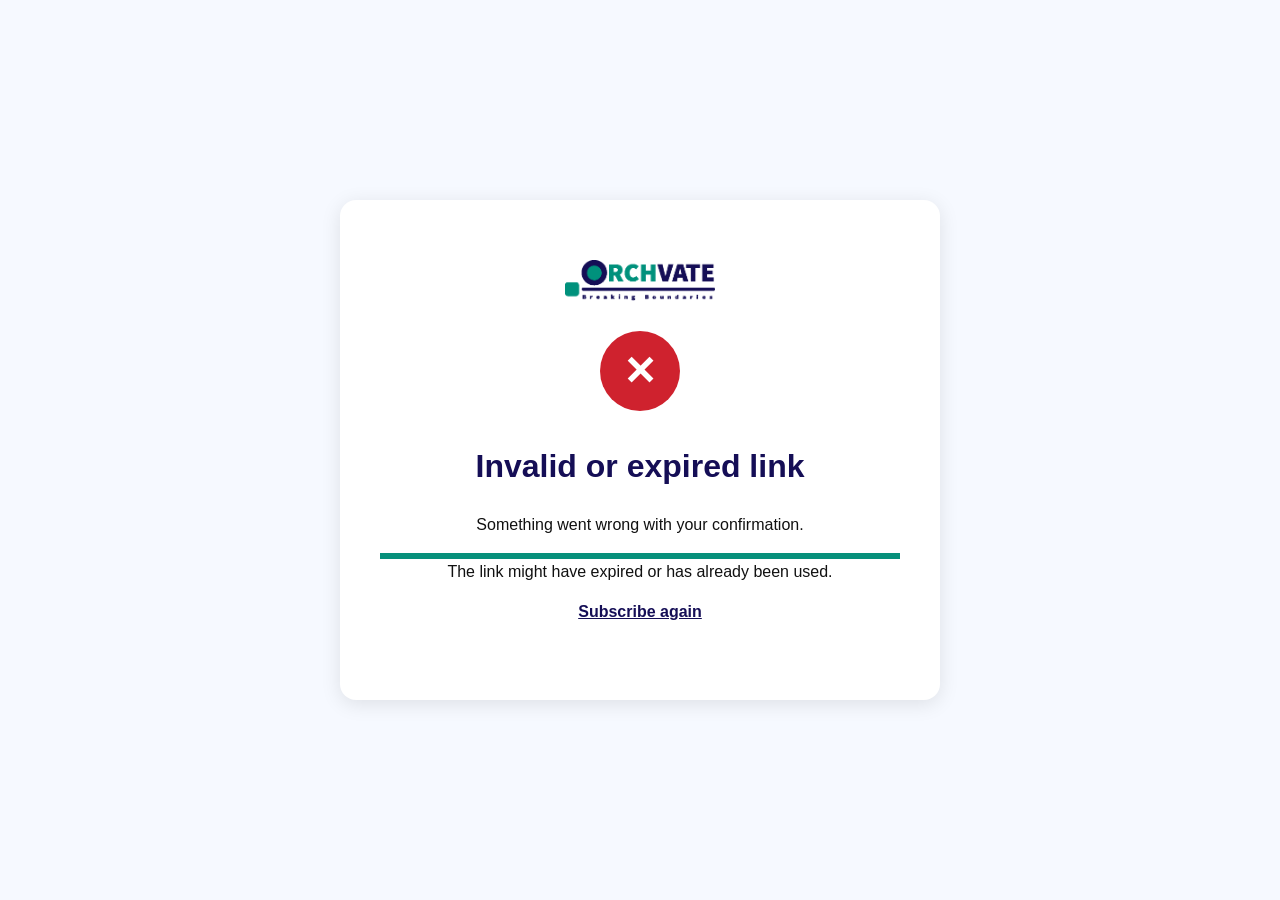
<file: confirm-subscription.html>
<!doctype html>
<html lang="en">
  <head>
    <meta charset="UTF-8" />
    <meta http-equiv="X-UA-Compatible" content="IE=edge" />
    <meta name="viewport" content="width=device-width, initial-scale=1.0" />
    <title>Confirm Subscription | Orchvate - Updated with Supabase</title>
    <link rel="stylesheet" href="universal-styles.css" />
    <style>
      .status-card {
        transition: opacity 0.3s ease-in-out;
      }

      .spinner {
        width: 50px;
        height: 50px;
        border: 4px solid rgba(21, 14, 86, 0.1);
        border-top: 4px solid #150e56;
        border-radius: 50%;
        margin: 0 auto 30px;
        animation: spin 1s linear infinite;
      }

      .error-icon {
        width: 80px;
        height: 80px;
        border-radius: 50%;
        background: #cf222e;
        display: flex;
        align-items: center;
        justify-content: center;
        margin: 0 auto 30px;
        color: white;
        font-size: 40px;
        font-weight: bold;
      }

      @keyframes spin {
        0% {
          transform: rotate(0deg);
        }
        100% {
          transform: rotate(360deg);
        }
      }

      #confirmation-view,
      #already-verified-view,
      #error-view {
        display: none;
      }
    </style>
  </head>
  <body class="thank-you-page">
    <div class="thank-you-container status-card">
      <img
        src="assests/mc-c2e0273b.png"
        alt="Orchvate"
      />

      <!-- Loading View -->
      <div id="loading-view">
        <div class="spinner"></div>
        <h1>Confirming your subscription...</h1>
        <p>Please wait a moment while we process your request.</p>
      </div>

      <!-- Success View -->
      <div id="confirmation-view">
        <div class="checkmark">
          <svg viewBox="0 0 52 52">
            <polyline points="14 27 22 35 38 19" />
          </svg>
        </div>
        <h1>Subscription Confirmed</h1>
        <p>You’re now part of our update circle. 🎉</p>
        <div class="divider"></div>
        <p>
          From time to time we share reflections, case stories, and systems
          insights from our work at Orchvate.
        </p>
        <p class="footer-text">
          With gratitude,<br /><strong>The Orchvate Team</strong>
        </p>
      </div>

      <!-- Already Verified View -->
      <div id="already-verified-view">
        <div class="checkmark">
          <svg viewBox="0 0 52 52">
            <polyline points="14 27 22 35 38 19" />
          </svg>
        </div>
        <h1>Subscription Already Confirmed</h1>
        <p>You're already part of our update circle. 🎉</p>
        <div class="divider"></div>
        <p>
          From time to time we share reflections, case stories, and systems
          insights from our work at Orchvate.
        </p>
        <p class="footer-text">
          With gratitude,<br /><strong>The Orchvate Team</strong>
        </p>
      </div>

      <!-- Error View -->
      <div id="error-view">
        <div class="error-icon">✕</div>
        <h1>Invalid or expired link</h1>
        <p>Something went wrong with your confirmation.</p>
        <div class="divider"></div>
        <p>The link might have expired or has already been used.</p>
        <p>
          <a
            href="form.html"
            style="
              color: #150e56;
              text-decoration: underline;
              font-weight: bold;
            "
            >Subscribe again</a
          >
        </p>
      </div>
    </div>

<script>
const params = new URLSearchParams(window.location.search);
const token = params.get("token");

const loadingView = document.getElementById("loading-view");
const confirmationView = document.getElementById("confirmation-view");
const alreadyVerifiedView = document.getElementById("already-verified-view");
const errorView = document.getElementById("error-view");

const VERIFY_URL =
"https://nnilgrsthdccnnbcrcyc.supabase.co/rest/v1/rpc/verify_newsletter_token";

let requestSent = false;

// Validate token
if (!token || token.trim() === "") {
  loadingView.style.display = "none";
  errorView.style.display = "block";
  console.error("Invalid or missing token");
} else {

  if (!requestSent) {
    requestSent = true;

    fetch(VERIFY_URL, {
      method: "POST",
      headers: {
        "apikey": "sb_publishable_lWIJG_mLNf6sEPjezs-cZQ_QJ_hfljx",
        "Authorization": "Bearer sb_publishable_lWIJG_mLNf6sEPjezs-cZQ_QJ_hfljx",
        "Content-Type": "application/json"
      },
      body: JSON.stringify({
        input_token: token
      })
    })
    .then((res) => {
      if (!res.ok) throw new Error("Server error");
      return res.json().catch(() => ({ success: false }));
    })
    .then((data) => {

      setTimeout(() => {

        loadingView.style.display = "none";

        if (data && data.success === true) {
          confirmationView.style.display = "block";
        } 
        else if (data && data.status === "already_verified") {
          alreadyVerifiedView.style.display = "block";
        } 
        else {
          console.error("Confirmation rejected by backend", data);
          errorView.style.display = "block";
        }

      }, 3000);
    })
    .catch((err) => {
      console.error("Confirmation error:", err);
      loadingView.style.display = "none";
      confirmationView.style.display = "none";
      alreadyVerifiedView.style.display = "none";
      errorView.style.display = "block";
    });

  }
}
</script>
  </body>
</html>
</file>
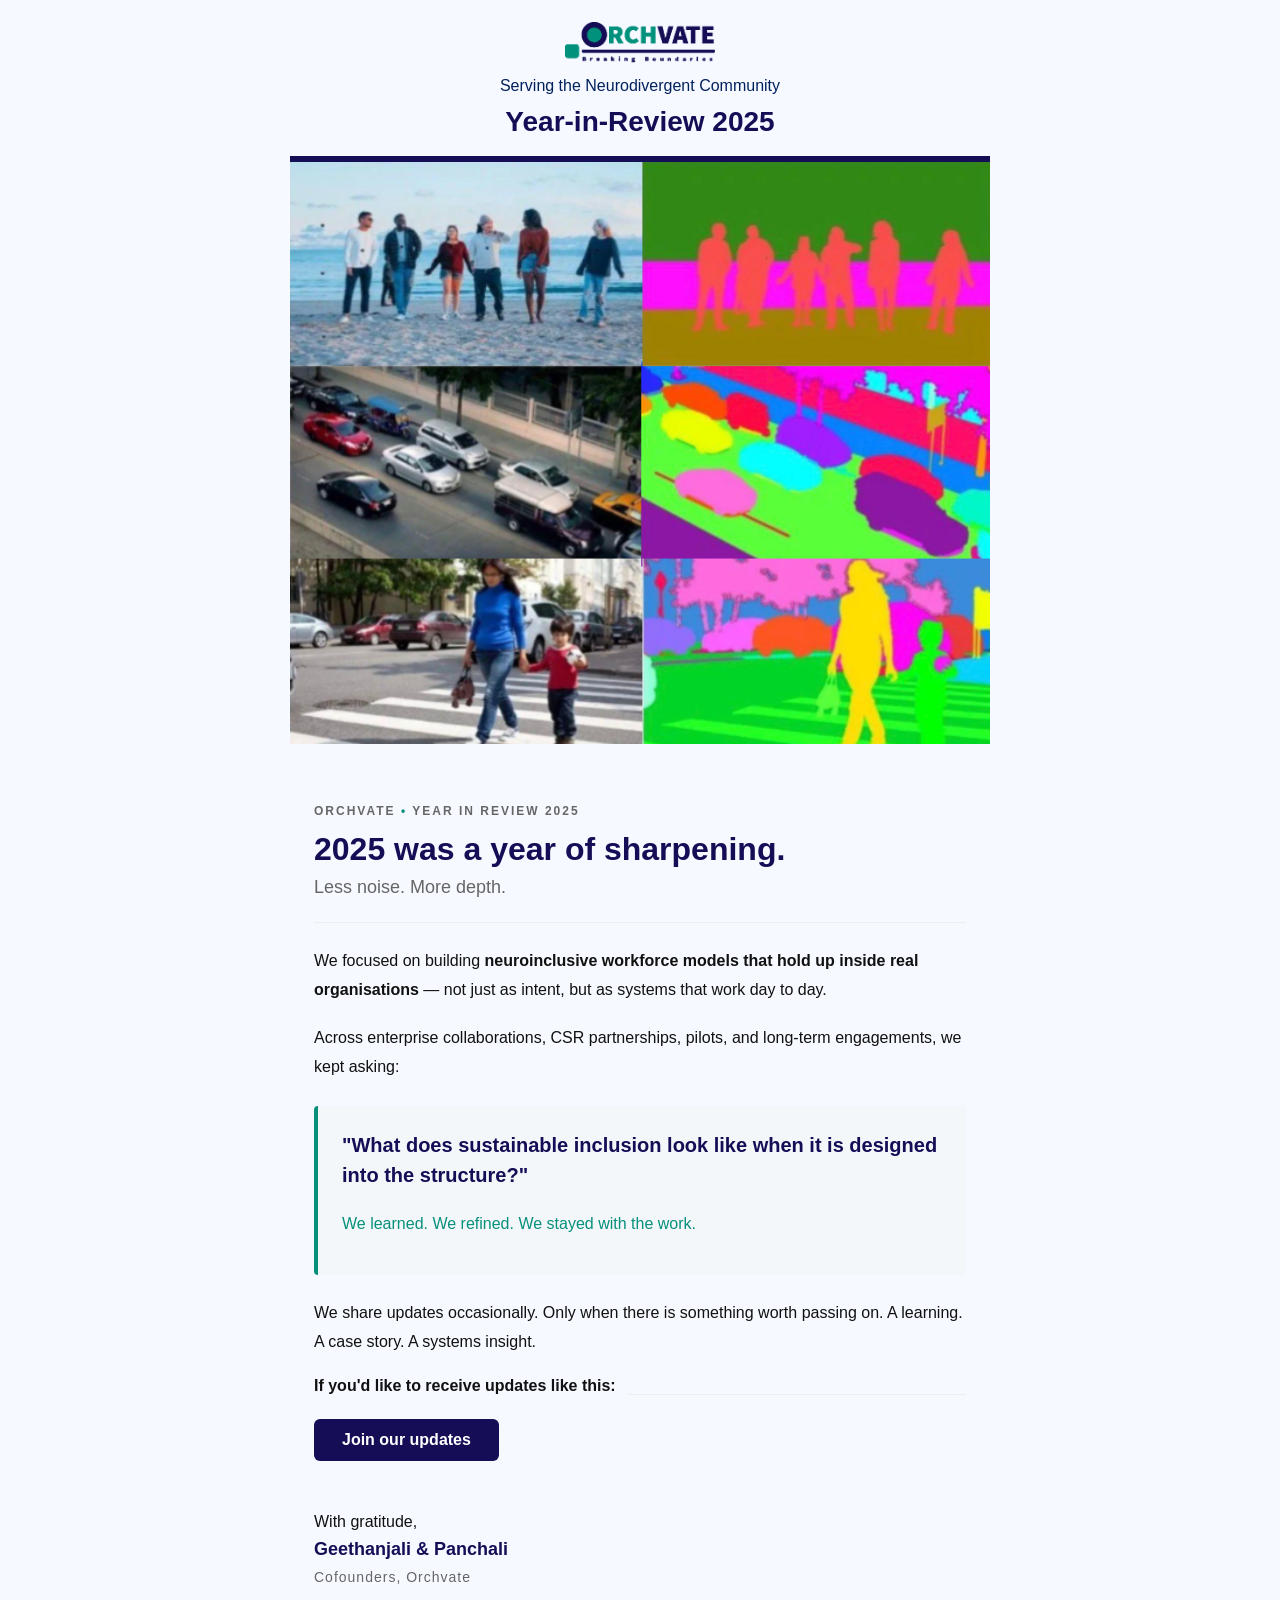
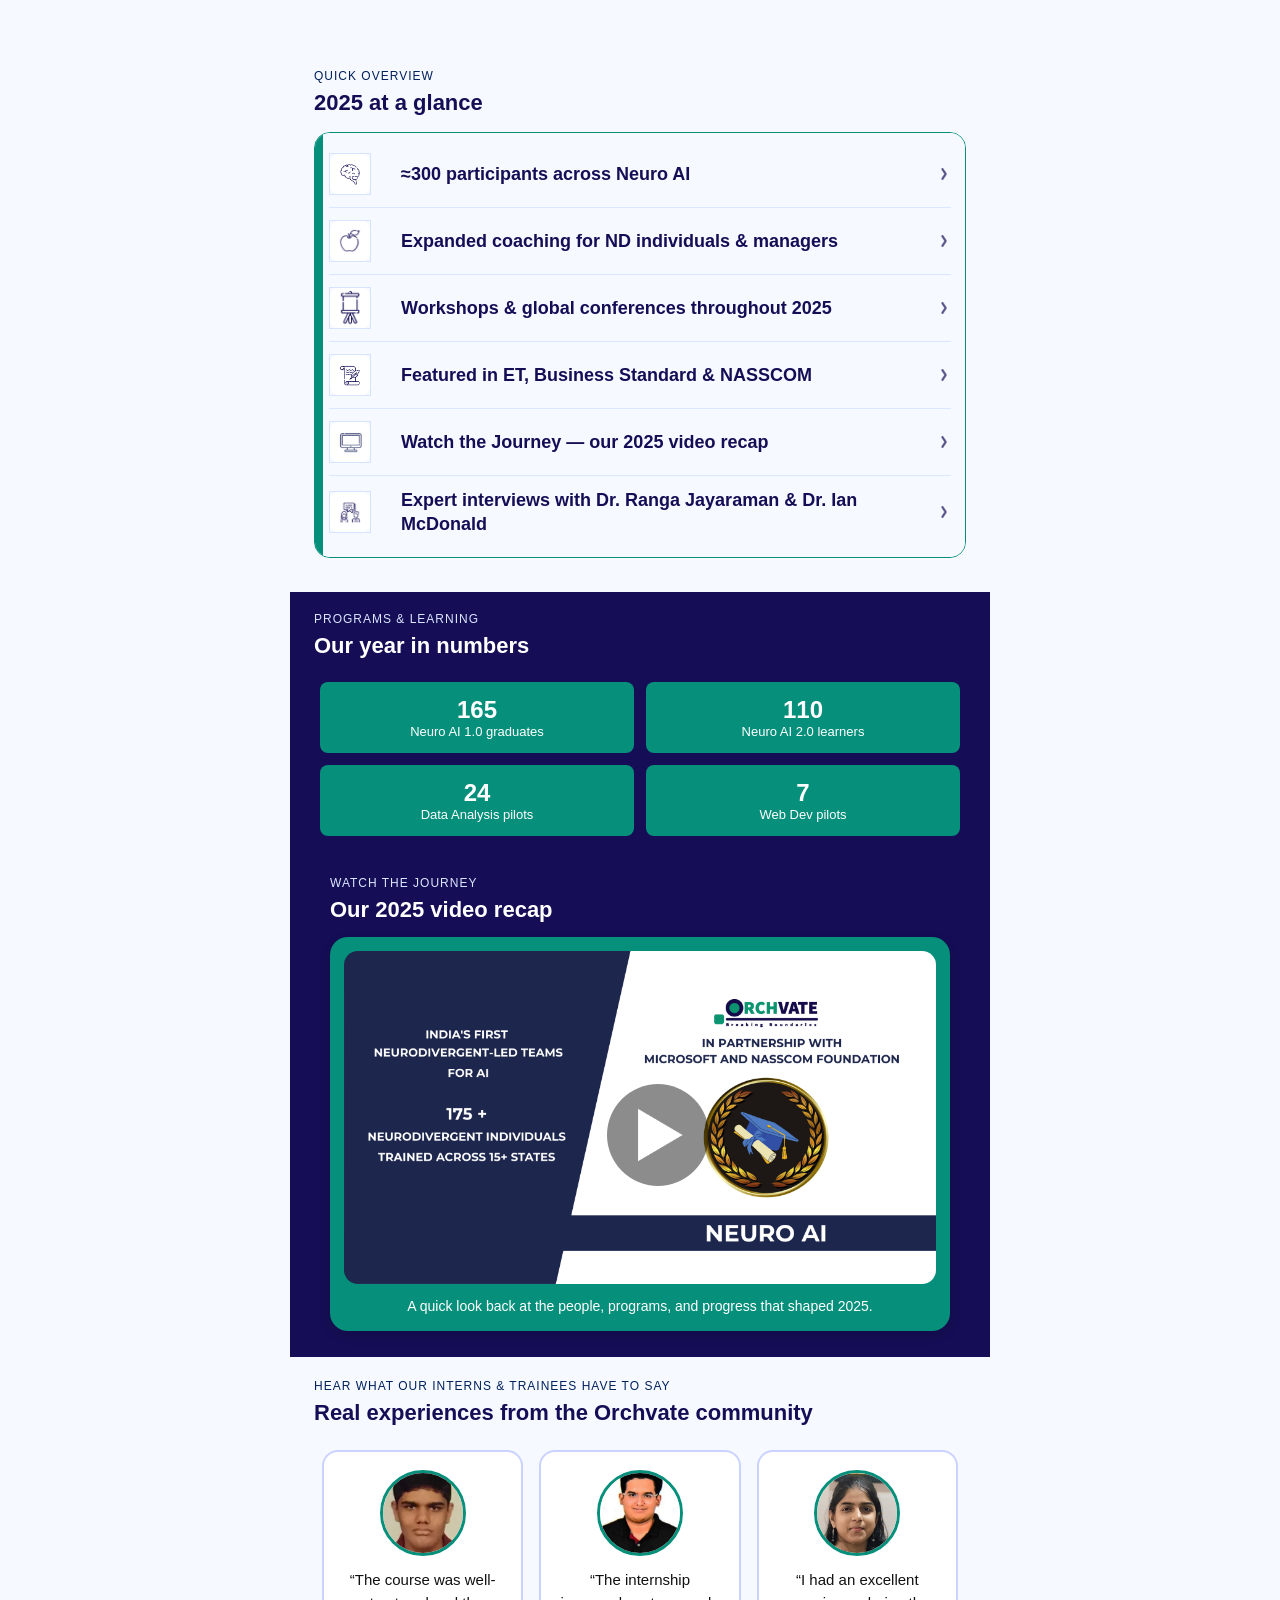
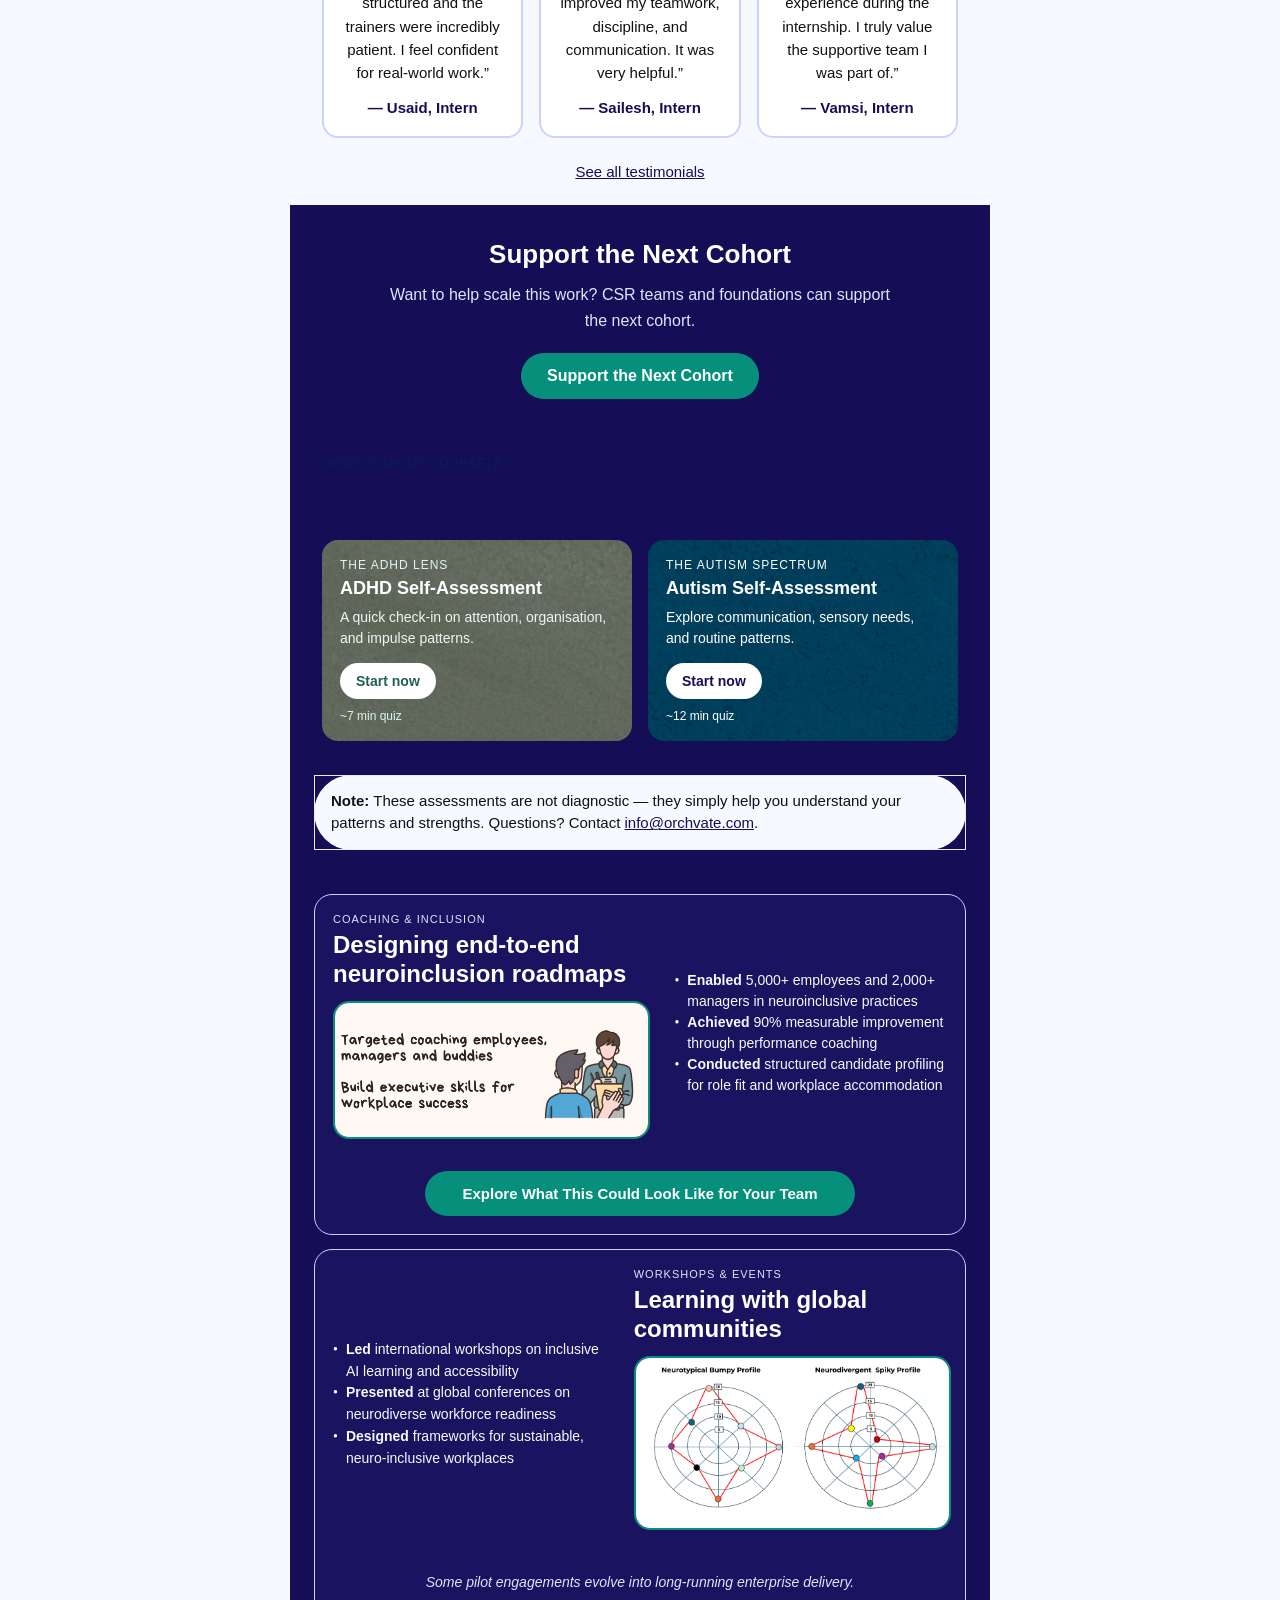
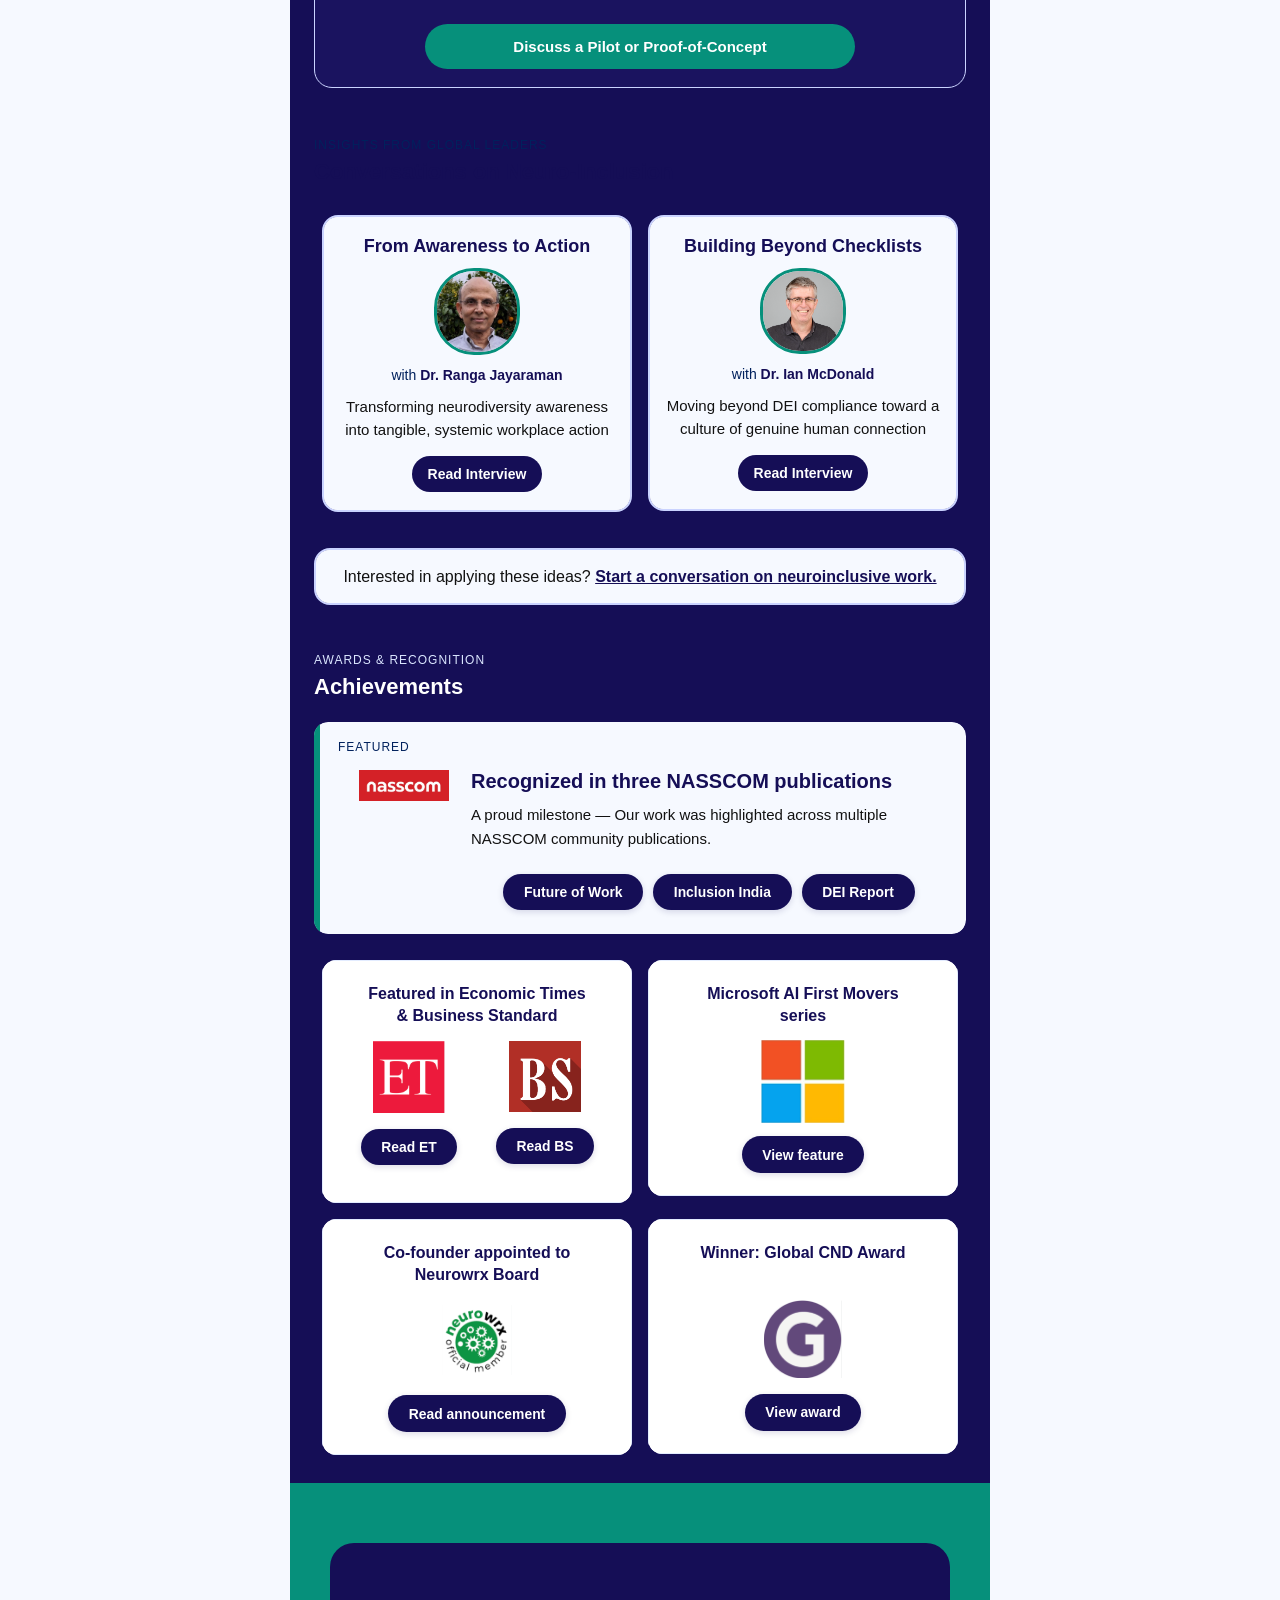
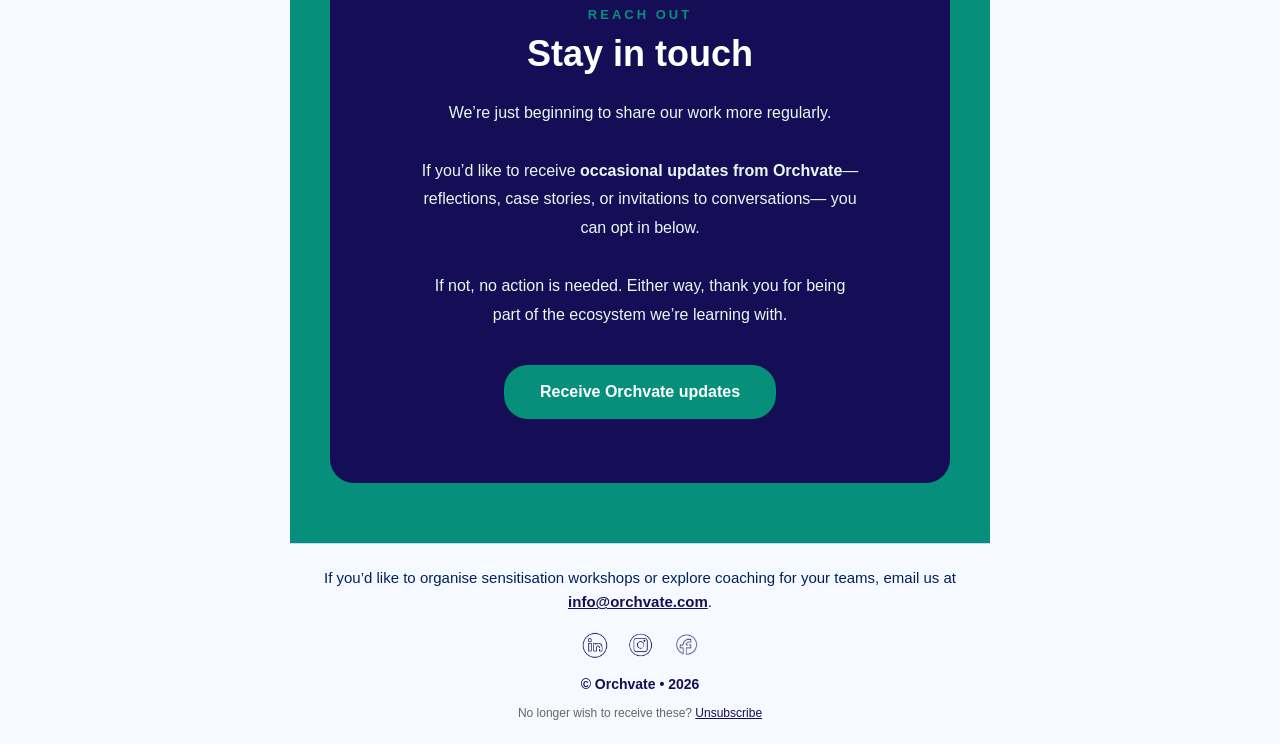
<file: email_updates.html>
<!DOCTYPE html>
<html xmlns:v="urn:schemas-microsoft-com:vml" xmlns:o="urn:schemas-microsoft-com:office:office">
<head>
  <meta charset="UTF-8">
  <meta http-equiv="X-UA-Compatible" content="IE=edge">
  <meta name="viewport" content="width=device-width, initial-scale=1.0">
  <title>Orchvate | Year-in-Review 2025</title>
  <!--[if (gte mso 9)|(IE)]>
  <xml>
    <o:OfficeDocumentSettings>
      <o:AllowPNG/>
      <o:PixelsPerInch>96</o:PixelsPerInch>
    </o:OfficeDocumentSettings>
  </xml>
  <![endif]-->
<script type="text/javascript">
var appInsights=window.appInsights||function(a){
function b(a){t[a]=function(){var b=arguments;t.queue.push(function(){t[a].apply(t,b)})}}
var t={config:a},u=document,v=window,o="script",s=u.createElement(o),f,l;
s.src="https://js.monitor.azure.com/scripts/b/ai.2.min.js";
u.getElementsByTagName(o)[0].parentNode.appendChild(s);
t.cookie=u.cookie;
t.queue=[];
for(f=["trackEvent","trackPageView","trackException","trackTrace","trackDependencyData"];f.length;)b(f.pop());
return t;
}({
connectionString: "InstrumentationKey=6f8ab2d0-e0c7-4ea2-8169-5edf9242551f;IngestionEndpoint=https://eastus-8.in.applicationinsights.azure.com/;LiveEndpoint=https://eastus.livediagnostics.monitor.azure.com/;ApplicationId=22361aff-ba99-461e-9760-3ef1b5212236"
});
window.appInsights=appInsights;
appInsights.trackPageView();
</script>  
<style type="text/css">
		body{
			margin:0;
			padding:0;
			background:#f6f9ff;
			-webkit-text-size-adjust:100%;
			-ms-text-size-adjust:100%;
		}
		table,td{
			border-collapse:collapse;
			mso-table-lspace:0pt;
			mso-table-rspace:0pt;
		}
		img{
			border:0;
			height:auto;
			line-height:100%;
			outline:none;
			text-decoration:none;
			-ms-interpolation-mode:bicubic;
			display:block;
		}
		a{
			text-decoration:none;
			color:#150e56;
		}
		.ExternalClass *{
			line-height:100%;
		}
		.appleLinks a{
			color:inherit !important;
			text-decoration:none !important;
		}
		.container{
			width:100%;
			max-width:700px;
			margin:0 auto;
		}
		.pb-0{
			padding-bottom:0 !important;
		}
		.pt-0{
			padding-top:0 !important;
		}
		.px{
			padding-left:24px;
			padding-right:24px;
		}
		.section-title{
			font-family:Arial,Helvetica,sans-serif;
			color:#150e56;
			font-size:22px;
			line-height:1.3;
			margin:0;
			font-weight:bold;
		}
		.body-text{
			font-family:Arial,Helvetica,sans-serif;
			color:#111111;
			font-size:16px;
			line-height:1.6;
			margin:0;
		}
		.eyebrow{
			font-family:Arial,Helvetica,sans-serif;
			color:#01215d;
			font-size:12px;
			letter-spacing:1px;
			text-transform:uppercase;
			margin:0;
		}
		.stat-box{
			background:#f6f9ff;
			border:1px solid #e3ecff;
			border-radius:8px;
		}
		.stat-number{
			font-size:24px;
			font-weight:bold;
			color:#150e56;
			font-family:Arial,Helvetica,sans-serif;
		}
		.stat-label{
			font-size:13px;
			color:#01215d;
			font-family:Arial,Helvetica,sans-serif;
		}
		.btn{
			background:#150e56;
			color:#ffffff;
			border-radius:24px;
		}
		.btn a{
			color:#ffffff !important;
			display:inline-block;
			padding:12px 20px;
			font-family:Arial,Helvetica,sans-serif;
			font-size:16px;
		}
		.footer-text{
			font-family:Arial,Helvetica,sans-serif;
			color:#f6f9ff;
			font-size:13px;
			line-height:1.6;
			margin:0;
		}
	@media screen and (max-width:599px){
		.px{
			padding-left:16px !important;
			padding-right:16px !important;
		}
		#general_conversation td[style*="padding:60px"] {
			padding: 40px 16px !important;
		}
		.newsletter-card {
			padding: 40px 20px !important;
			border-radius: 16px !important;
		}
		.newsletter-heading {
			font-size: 26px !important;
		}
		.newsletter-text {
			font-size: 15px !important;
			text-align: center !important;
		}
		.stack td{
			display:block !important;
			width:100% !important;
		}
		.stack, .stack table, .stack td, .stack tr {
			height: auto !important;
			padding-left: 4px !important;
			padding-right: 4px !important;
		}
		.mobile-center, .mobile-center td, .mobile-center h3, .mobile-center p, .mobile-center h4 {
			text-align:center !important;
		}
		.btn-stack {
			display: block !important;
			width: 100% !important;
			margin-bottom: 15px !important;
			padding-right: 0 !important;
		}
		.btn-stack table {
			width: 100% !important;
		}
		.btn-stack table a {
			display: block !important;
			text-align: center !important;
		}
		#awards .px {
			text-align: center !important;
		}
		#awards .stack td {
			padding-top: 15px !important;
			padding-bottom: 15px !important;
		}
		#awards .stack > tbody > tr > td {
			padding-bottom: 10px !important;
		}
		td[style*="linear-gradient"] {
			padding-left: 20px !important;
			background: linear-gradient(to right, #06907b 0, #06907b 10px, #f6f9ff 10px, #f6f9ff 100%) !important;
		}
		.mobile-grid-card {
			padding-left: 0 !important;
			padding-right: 0 !important;
			text-align: center !important;
		}
		.mobile-grid-card div {
			display: inline-block !important;
			width: 100% !important;
			max-width: 320px !important;
			margin: 0 auto !important;
			text-align: center !important;
		}
	}

    /* NASSCOM Achievements Buttons (Desktop & Global) */
    .nasscom-btns td {
        padding: 5px !important;
    }
    .nasscom-btn {
        display: inline-block !important;
        background-color: #150e56 !important;
        color: #ffffff !important;
        padding: 10px 22px !important;
        border-radius: 999px !important;
        font-family: Arial, sans-serif !important;
        font-size: 14px !important;
        font-weight: bold !important;
        text-decoration: none !important;
        transition: all 0.3s ease !important;
        box-shadow: 0 2px 6px rgba(21, 14, 86, 0.15) !important;
    }
    .nasscom-btn:visited { color: #ffffff !important; }
    .nasscom-btn:hover {
        background-color: #01215d !important;
        transform: translateY(-2px) !important;
        box-shadow: 0 5px 15px rgba(21, 14, 86, 0.3) !important;
        color: #ffffff !important;
    }

    @media screen and (max-width:599px){
        .nasscom-btns tr {
            display: block !important;
            text-align: center !important;
        }
		.nasscom-btns td {
			display: inline-block !important;
			width: 48% !important;
			padding: 4px !important;
			box-sizing: border-box !important;
            vertical-align: top !important;
		}
		.nasscom-btns td:last-child {
			width: 100% !important;
			display: block !important;
			padding-top: 10px !important;
		}
        .nasscom-btn {
            display: block !important;
            max-width: 160px !important;
            margin: 0 auto !important;
            padding: 12px 10px !important;
            font-size: 13px !important;
        }
	}
	.modal-overlay {
		position: fixed;
		top: 0;
		left: 0;
		width: 100%;
		height: 100%;
		background: rgba(0, 0, 0, 0.7);
		display: none;
		align-items: center;
		justify-content: center;
		z-index: 99999;
		backdrop-filter: blur(5px);
		padding: 20px;
		box-sizing: border-box;
	}
	.modal-content {
		background: #ffffff;
		width: 100%;
		max-width: 550px;
		max-height: 90vh; /* Limit height to 90% of viewport */
		overflow-y: auto; /* Add vertical scrollbar if needed */
		padding: 35px;
		border-radius: 16px;
		position: relative;
		box-shadow: 0 25px 50px -12px rgba(0, 0, 0, 0.25);
		animation: modalFadeIn 0.4s ease-out;
		box-sizing: border-box;
		font-family: Arial, Helvetica, sans-serif;
	}
	/* Custom scrollbar for better look */
	.modal-content::-webkit-scrollbar {
		width: 8px;
	}
	.modal-content::-webkit-scrollbar-track {
		background: #f1f1f1;
		border-radius: 10px;
	}
	.modal-content::-webkit-scrollbar-thumb {
		background: #cad3ff;
		border-radius: 10px;
	}
	.modal-content::-webkit-scrollbar-thumb:hover {
		background: #150e56;
	}
	@keyframes modalFadeIn {
		from { opacity: 0; transform: scale(0.95); }
		to { opacity: 1; transform: scale(1); }
	}
	.modal-close {
		position: absolute;
		top: 15px;
		right: 15px;
		font-size: 28px;
		cursor: pointer;
		color: #999;
		line-height: 1;
		transition: color 0.2s;
	}
	.modal-close:hover { color: #150e56; }
	.modal-logo { text-align: center; margin-bottom: 25px; }
	.modal-logo img { width: 140px; margin: 0 auto; display: block; }
	.modal-title { font-size: 26px; color: #150e56; font-weight: bold; margin-bottom: 12px; }
	.modal-desc { font-size: 15px; line-height: 1.6; color: #333; margin-bottom: 20px; }
	.modal-notice { 
		background: #f4f7fa; padding: 12px 16px; border-left: 4px solid #06907b; 
		border-radius: 4px; font-size: 13px; color: #666; margin-bottom: 20px;
	}
	.modal-form-group { margin-bottom: 18px; }
	.modal-label { display: block; font-size: 14px; font-weight: bold; color: #150e56; margin-bottom: 6px; }
	.modal-input { 
		width: 100%; padding: 12px; border: 1px solid #cad3ff; border-radius: 8px; 
		box-sizing: border-box; font-size: 15px; outline: none; transition: border-color 0.2s;
		font-family: inherit;
	}
	.modal-input:focus { border-color: #150e56; }
	.modal-input.invalid { border-color: #cf222e; background: #fff8f8; }
	.modal-error { color: #cf222e; font-size: 12px; margin-top: 4px; display: none; }
	.modal-consent { display: flex; align-items: flex-start; gap: 10px; margin-top: 20px; cursor: pointer; }
	.modal-consent input { margin-top: 3px; }
	.modal-consent-text { font-size: 14px; color: #666; line-height: 1.4; }
	.modal-submit { 
		background: #150e56; color: #fff; border: none; padding: 14px 30px; 
		border-radius: 30px; font-size: 16px; font-weight: bold; cursor: pointer; 
		width: 100%; margin-top: 25px; transition: background 0.2s;
		font-family: inherit;
	}
	.modal-submit:hover { background: #01215d; }
	

	.success-icon {
		width: 70px;
		height: 70px;
		background: #06907b;
		border-radius: 50%;
		display: flex;
		align-items: center;
		justify-content: center;
		margin: 0 auto 20px;
	}
	.success-icon svg { width: 40px; height: 40px; fill: white; }
	.modal-success { text-align: center; display: none; }
	.modal-success h2 { font-size: 24px; color: #150e56; margin-bottom: 15px; font-weight: bold; }
	.modal-success p { font-size: 15px; color: #555; line-height: 1.6; margin-bottom: 15px; }
	.success-divider { height: 4px; background: #06907b; width: 60px; margin: 20px auto; border-radius: 2px; }
</style></head>
<body style="margin:0; padding:0;">

  <table role="presentation" width="100%" cellpadding="0" cellspacing="0" border="0" bgcolor="#f6f9ff"></table>
    <tr>
      <td align="center">
        <table role="presentation" class="container" width="100%" cellpadding="0" cellspacing="0" border="0" bgcolor="#f6f9ff" style="background:#f6f9ff;">
          <tr>
            
     <!-- =========================
              HEADER
     ========================= -->
  <tr>
    <td bgcolor="#f6f9ff" class="px" style="padding-top:22px;padding-bottom:18px;text-align:center;">

      <img src="assests/mc-c2e0273b.png"
          width="150"
          alt="Orchvate"
          style="display:block;margin:0 auto 10px;border:0;outline:none;text-decoration:none;height:auto;">

      <p style="margin:0 0 6px;font-family:Arial,Helvetica,sans-serif;font-size:16px;line-height:1.6;color:#01215d;">
        Serving the Neurodivergent Community
      </p>

      <p style="margin:0;font-family:Arial,Helvetica,sans-serif;font-size:28px;line-height:1.2;color:#150e56;font-weight:bold;">
        Year-in-Review 2025
      </p>

    </td>
  </tr>

  <tr>
    <td bgcolor="#150e56" style="height:6px;line-height:6px;font-size:6px;">&nbsp;</td>
  </tr>

    <tr>
    <td style="padding:0;">
      <img
        src="assests/mc-01b83340.png"
        width="700"
        alt="Orchvate Year-in-Review 2025"
        style="display:block;width:100%;max-width:700px;height:auto;"
        border="0"
      >
    </td>
  </tr>

 <!-- NOTE FROM FOUNDERS -->
  <tr>
    <td class="px" style="padding-top:60px; padding-bottom:60px; background-color:#f6f9ff; text-align:left;">
      
      <div style="margin:0;">

        <p style="margin:0 0 12px; font-family:Arial,Helvetica,sans-serif; font-size:12px; letter-spacing:2px; text-transform:uppercase; color:#666; font-weight:bold;">
          Orchvate <span style="color:#06907b;">•</span> Year in Review 2025
        </p>

        <h1 style="margin:0 0 8px; font-family:Arial,Helvetica,sans-serif; font-size:32px; line-height:1.2; font-weight:bold; color:#150e56;">
          2025 was a year of sharpening.
        </h1>
        
        <p style="margin:0 0 24px; font-family:Arial,Helvetica,sans-serif; font-size:18px; color:#666;">
          Less noise. More depth.
        </p>

        <div style="height:1px; background:#eeeeee; margin:0 0 24px;"></div>

        <p class="body-text" style="margin:0 0 20px; font-size:16px; line-height:1.8; color:#111111;">
          We focused on building <strong>neuroinclusive workforce models that hold up inside real organisations</strong> — not just as intent, but as systems that work day to day.
        </p>

        <p class="body-text" style="margin:0 0 20px; font-size:16px; line-height:1.8; color:#111111;">
          Across enterprise collaborations, CSR partnerships, pilots, and long-term engagements, we kept asking:
        </p>

        <div style="margin:24px 0; padding:24px; background-color:#f4f7fa; border-left:4px solid #06907b; border-radius:4px;">
          <p style="margin:0 0 20px; font-family:Arial,Helvetica,sans-serif; font-size:20px; line-height:1.5; color:#150e56; font-weight:bold;">
            "What does sustainable inclusion look like when it is designed into the structure?"
          </p>
          <p style="margin:0 0 12px; font-family:Arial,Helvetica,sans-serif; font-size:16px; line-height:1.8; color:#06907b; font-weight:normal;">
            We learned. We refined. We stayed with the work.
          </p>
          
        </div>

        <p class="body-text" style="margin:0 0 20px; font-size:16px; line-height:1.8; color:#111111;">
          We share updates occasionally. Only when there is something worth passing on. A learning. A case story. A systems insight.
        </p>

        <table role="presentation" width="100%" cellpadding="0" cellspacing="0" border="0" style="margin-bottom:20px;">
          <tr>
            <td style="font-family:Arial,Helvetica,sans-serif; font-size:16px; color:#111111; font-weight:bold; width:1%; white-space:nowrap; padding-right:12px;">
              If you'd like to receive updates like this:
            </td>
            <td style="border-bottom:1px solid #eeeeee;">&nbsp;</td>
          </tr>
        </table>

        <table role="presentation" cellpadding="0" cellspacing="0" border="0" style="margin: 24px 0 48px;">
          <tr>
            <td bgcolor="#150e56" style="border-radius:6px;">
              <a href="form.html" style="display:inline-block; font-family:Arial,Helvetica,sans-serif; color:#ffffff; text-decoration:none; padding:12px 28px; font-size:16px; font-weight:bold;">
                Join our updates
              </a>
            </td>
          </tr>
        </table>

        <!-- Sign-off -->
        <p style="margin:0; font-family:Arial,Helvetica,sans-serif; font-size:16px; color:#111111; line-height:1.6;">
          With gratitude,<br>
          <strong style="font-size:18px; color:#150e56;">Geethanjali &amp; Panchali</strong><br>
          <span style="font-size:14px; color:#666; letter-spacing:1px;">Cofounders, Orchvate</span>
        </p>

      </div>

    </td>
  </tr>
          
<!-- =========================================
     HIGHLIGHTS OF 2025
     ========================================= -->
<tr>
  <td class="px" style="padding-top:20px;padding-bottom:16px;">

    <p class="eyebrow" style="margin:0;">Quick Overview</p>

    <h2 class="section-title" style="margin:6px 0 14px;">
      2025 at a glance
    </h2>

    <!-- Rounded wrapper (DIV handles corners reliably) -->
    <div style="border-radius:16px;overflow:hidden;border:1px solid #06907b;background:#f6f9ff;">

      <table role="presentation" width="100%" cellpadding="0" cellspacing="0" border="0">
        <tr>

          <!-- SINGLE CELL so corners + green bar are one clipped shape -->
          <td style="
            padding:8px 14px;
            background:
              linear-gradient(to right, #06907b 0, #06907b 8px, #f6f9ff 8px, #f6f9ff 100%);
          ">

            <!-- ===== ITEM 1 ===== -->
            <a href="#programs" style="display:block;text-decoration:none;color:#150e56;">
              <table role="presentation" width="100%" cellpadding="0" cellspacing="0" border="0">
                <tr>
                  <td width="52" valign="middle" style="padding:12px 10px 12px 0;">
                    <table role="presentation" cellpadding="0" cellspacing="0" border="0"
                           style="border:1px solid #d7e4ff;border-radius:12px;background:#ffffff;">
                      <tr>
                        <td align="center" valign="middle" width="40" height="40" style="width:40px;height:40px;">
                          <img src="assests/mc-3832d092.png" width="22" height="22" alt="Programs"
                               style="display:block;border:0;outline:none;text-decoration:none;">
                        </td>
                      </tr>
                    </table>
                  </td>

                  <td valign="middle" style="padding:12px 10px;">
                    <span style="font-family:Arial,Helvetica,sans-serif;font-size:18px;line-height:1.35;font-weight:bold;color:#150e56;">
                      ≈300 participants across Neuro AI
                    </span>
                  </td>

                  <td width="24" align="right" valign="middle" style="padding:12px 0;">
                    <img src="assests/icon-chevron-right.png"
                         width="16" height="16" alt=""
                         style="display:block;border:0;opacity:0.7;">
                  </td>
                </tr>
              </table>
            </a>

            <div style="height:1px;line-height:1px;font-size:1px;background:#dbe6ff;">&nbsp;</div>

            <!-- ===== ITEM 2 ===== -->
            <a href="#coaching" style="display:block;text-decoration:none;color:#150e56;">
              <table role="presentation" width="100%" cellpadding="0" cellspacing="0" border="0">
                <tr>
                  <td width="52" valign="middle" style="padding:12px 10px 12px 0;">
                    <table role="presentation" cellpadding="0" cellspacing="0" border="0"
                           style="border:1px solid #d7e4ff;border-radius:12px;background:#ffffff;">
                      <tr>
                        <td align="center" valign="middle" width="40" height="40" style="width:40px;height:40px;">
                          <img src="assests/mc-b7219125.png" width="22" height="22" alt="Coaching"
                               style="display:block;border:0;outline:none;text-decoration:none;">
                        </td>
                      </tr>
                    </table>
                  </td>

                  <td valign="middle" style="padding:12px 10px;">
                    <span style="font-family:Arial,Helvetica,sans-serif;font-size:18px;line-height:1.35;font-weight:bold;color:#150e56;">
                      Expanded coaching for ND individuals &amp; managers
                    </span>
                  </td>

                  <td width="24" align="right" valign="middle" style="padding:12px 0;">
                    <img src="assests/icon-chevron-right.png"
                         width="16" height="16" alt=""
                         style="display:block;border:0;opacity:0.7;">
                  </td>
                </tr>
              </table>
            </a>

            <div style="height:1px;line-height:1px;font-size:1px;background:#dbe6ff;">&nbsp;</div>

            <!-- ===== ITEM 3 ===== -->
            <a href="#workshops" style="display:block;text-decoration:none;color:#150e56;">
              <table role="presentation" width="100%" cellpadding="0" cellspacing="0" border="0">
                <tr>
                  <td width="52" valign="middle" style="padding:12px 10px 12px 0;">
                    <table role="presentation" cellpadding="0" cellspacing="0" border="0"
                           style="border:1px solid #d7e4ff;border-radius:12px;background:#ffffff;">
                      <tr>
                        <td align="center" valign="middle" width="40" height="40" style="width:40px;height:40px;">
                          <img src="assests/mc-9ced223b.png" width="22" height="22" alt="Workshops"
                               style="display:block;border:0;outline:none;text-decoration:none;">
                        </td>
                      </tr>
                    </table>
                  </td>

                  <td valign="middle" style="padding:12px 10px;">
                    <span style="font-family:Arial,Helvetica,sans-serif;font-size:18px;line-height:1.35;font-weight:bold;color:#150e56;">
                      Workshops &amp; global conferences throughout 2025
                    </span>
                  </td>

                  <td width="24" align="right" valign="middle" style="padding:12px 0;">
                    <img src="assests/icon-chevron-right.png"
                         width="16" height="16" alt=""
                         style="display:block;border:0;opacity:0.7;">
                  </td>
                </tr>
              </table>
            </a>

            <div style="height:1px;line-height:1px;font-size:1px;background:#dbe6ff;">&nbsp;</div>

            <!-- ===== ITEM 4 ===== -->
            <a href="#awards" style="display:block;text-decoration:none;color:#150e56;">
              <table role="presentation" width="100%" cellpadding="0" cellspacing="0" border="0">
                <tr>
                  <td width="52" valign="middle" style="padding:12px 10px 12px 0;">
                    <table role="presentation" cellpadding="0" cellspacing="0" border="0"
                           style="border:1px solid #d7e4ff;border-radius:12px;background:#ffffff;">
                      <tr>
                        <td align="center" valign="middle" width="40" height="40" style="width:40px;height:40px;">
                          <img src="assests/mc-3bcdde5e.png" width="22" height="22" alt="Awards"
                               style="display:block;border:0;outline:none;text-decoration:none;">
                        </td>
                      </tr>
                    </table>
                  </td>

                  <td valign="middle" style="padding:12px 10px;">
                    <span style="font-family:Arial,Helvetica,sans-serif;font-size:18px;line-height:1.35;font-weight:bold;color:#150e56;">
                      Featured in ET, Business Standard &amp; NASSCOM
                    </span>
                  </td>

                  <td width="24" align="right" valign="middle" style="padding:12px 0;">
                    <img src="assests/icon-chevron-right.png"
                         width="16" height="16" alt=""
                         style="display:block;border:0;opacity:0.7;">
                  </td>
                </tr>
              </table>
            </a>

            <div style="height:1px;line-height:1px;font-size:1px;background:#dbe6ff;">&nbsp;</div>

            <!-- ===== ITEM 5 ===== -->
            <a href="#watchjourney" style="display:block;text-decoration:none;color:#150e56;">
              <table role="presentation" width="100%" cellpadding="0" cellspacing="0" border="0">
                <tr>
                  <td width="52" valign="middle" style="padding:12px 10px 12px 0;">
                    <table role="presentation" cellpadding="0" cellspacing="0" border="0"
                           style="border:1px solid #d7e4ff;border-radius:12px;background:#ffffff;">
                      <tr>
                        <td align="center" valign="middle" width="40" height="40" style="width:40px;height:40px;">
                          <img src="assests/mc-863fab7a.png" width="25" height="25" alt="Video"
                               style="display:block;border:0;outline:none;text-decoration:none;">
                        </td>
                      </tr>
                    </table>
                  </td>

                  <td valign="middle" style="padding:12px 10px;">
                    <span style="font-family:Arial,Helvetica,sans-serif;font-size:18px;line-height:1.35;font-weight:bold;color:#150e56;">
                      Watch the Journey — our 2025 video recap
                    </span>
                  </td>

                  <td width="24" align="right" valign="middle" style="padding:12px 0;">
                    <img src="assests/icon-chevron-right.png"
                         width="16" height="16" alt=""
                         style="display:block;border:0;opacity:0.7;">
                  </td>
                </tr>
              </table>
            </a>

            <div style="height:1px;line-height:1px;font-size:1px;background:#dbe6ff;">&nbsp;</div>

            <!-- ===== ITEM 6 ===== -->
            <a href="#leader_interviews" style="display:block;text-decoration:none;color:#150e56;">
              <table role="presentation" width="100%" cellpadding="0" cellspacing="0" border="0">
                <tr>
                  <td width="52" valign="middle" style="padding:12px 10px 12px 0;">
                    <table role="presentation" cellpadding="0" cellspacing="0" border="0"
                           style="border:1px solid #d7e4ff;border-radius:12px;background:#ffffff;">
                      <tr>
                        <td align="center" valign="middle" width="40" height="40" style="width:40px;height:40px;">
                          <img src="assests/mc-28d2c0b8.png" width="22" height="22" alt="Interviews"
                               style="display:block;border:0;outline:none;text-decoration:none;">
                        </td>
                      </tr>
                    </table>
                  </td>

                  <td valign="middle" style="padding:12px 10px;">
                    <span style="font-family:Arial,Helvetica,sans-serif;font-size:18px;line-height:1.35;font-weight:bold;color:#150e56;">
                      Expert interviews with Dr. Ranga Jayaraman &amp; Dr. Ian McDonald
                    </span>
                  </td>

                  <td width="24" align="right" valign="middle" style="padding:12px 0;">
                    <img src="assests/icon-chevron-right.png"
                         width="16" height="16" alt=""
                         style="display:block;border:0;opacity:0.7;">
                  </td>
                </tr>
              </table>
            </a>

          </td>
        </tr>
      </table>

    </div>

  </td>
</tr>

<tr>
  <td style="height:18px;line-height:18px;font-size:18px;">&nbsp;</td>
</tr>

  <!-- =========================================
     PROGRAMS + VIDEO 
     ========================================= -->
<tr id="programs">
  <td bgcolor="#150e56" style="padding:0;">
    <table role="presentation" width="100%" cellpadding="0" cellspacing="0" border="0">

      <!-- ===== PROGRAMS & LEARNING: STATS ===== -->
      <tr>
        <td class="px" style="padding-top:20px;padding-bottom:8px;">
          <p style="margin:0;font-family:Arial,Helvetica,sans-serif;font-size:12px;letter-spacing:1px;text-transform:uppercase;color:#dbe6ff;">
            Programs &amp; Learning
          </p>
          <h2 style="margin:6px 0 0;font-family:Arial,Helvetica,sans-serif;font-size:22px;line-height:1.3;font-weight:bold;color:#ffffff;">
            Our year in numbers
          </h2>
        </td>
      </tr>

      <tr>
        <td class="px" style="padding-top:8px;padding-bottom:10px;">
          <table role="presentation" width="100%" cellpadding="0" cellspacing="0" border="0" class="stack">
            <tr>
              <td width="50%" style="padding:6px;">
                <table role="presentation" width="100%">
                  <tr>
                    <td align="center" style="padding:14px;background:#06907b;border-radius:8px;">
                      <div style="font-size:24px;font-weight:bold;color:#ffffff;font-family:Arial,Helvetica,sans-serif;">165</div>
                      <div style="font-size:13px;color:#ffffff;font-family:Arial,Helvetica,sans-serif;">Neuro AI 1.0 graduates</div>
                    </td>
                  </tr>
                </table>
              </td>

              <td width="50%" style="padding:6px;">
                <table role="presentation" width="100%">
                  <tr>
                    <td align="center" style="padding:14px;background:#06907b;border-radius:8px;">
                      <div style="font-size:24px;font-weight:bold;color:#ffffff;font-family:Arial,Helvetica,sans-serif;">110</div>
                      <div style="font-size:13px;color:#ffffff;font-family:Arial,Helvetica,sans-serif;">Neuro AI 2.0 learners</div>
                    </td>
                  </tr>
                </table>
              </td>
            </tr>

            <tr>
              <td width="50%" style="padding:6px;">
                <table role="presentation" width="100%">
                  <tr>
                    <td align="center" style="padding:14px;background:#06907b;border-radius:8px;">
                      <div style="font-size:24px;font-weight:bold;color:#ffffff;font-family:Arial,Helvetica,sans-serif;">24</div>
                      <div style="font-size:13px;color:#ffffff;font-family:Arial,Helvetica,sans-serif;">Data Analysis pilots</div>
                    </td>
                  </tr>
                </table>
              </td>

              <td width="50%" style="padding:6px;">
                <table role="presentation" width="100%">
                  <tr>
                    <td align="center" style="padding:14px;background:#06907b;border-radius:8px;">
                      <div style="font-size:24px;font-weight:bold;color:#ffffff;font-family:Arial,Helvetica,sans-serif;">7</div>
                      <div style="font-size:13px;color:#ffffff;font-family:Arial,Helvetica,sans-serif;">Web Dev pilots</div>
                    </td>
                  </tr>
                </table>
              </td>
            </tr>

          </table>
        </td>
      </tr>

      <tr>
        <td style="height:14px;line-height:14px;font-size:14px;">&nbsp;</td>
      </tr>

      <!--=====VIDEO RECAP=====-->
      <tr id="watchjourney">
        <td class="px" align="center" style="padding-top:10px;padding-bottom:26px;">

          <div style="max-width:620px;text-align:left;">
            <p style="margin:0;font-family:Arial,Helvetica,sans-serif;font-size:12px;letter-spacing:1px;text-transform:uppercase;color:#dbe6ff;">
              Watch the Journey
            </p>
            <h2 style="margin:6px 0 12px;font-family:Arial,Helvetica,sans-serif;font-size:22px;line-height:1.3;font-weight:bold;color:#ffffff;">
              Our 2025 video recap
            </h2>
          </div>

          <div style="max-width:620px;margin:0 auto;border-radius:18px;overflow:hidden;background:#06907b;box-shadow: 0 4px 12px rgba(0,0,0,0.15);">
            <table role="presentation" width="100%" cellpadding="0" cellspacing="0" border="0">
              <tr>
                <td style="padding:14px;">

                    <!--[if mso]>
                  <v:roundrect xmlns:v="urn:schemas-microsoft-com:vml" arcsize="6%" stroke="f"
                    href="https://youtu.be/wG5fJqhksS0" style="width:592px;height:333px;">
                    <v:fill type="frame" src="assests/Copy%20of%20Graduation%20Day%20%20Video%20in%20Purple%20and%20Yellow%20Realistic%20Style.png" color="#000000"/>
                    <v:textbox inset="0,0,0,0">
                      <div>
                        <table role="presentation" width="592" height="333" cellpadding="0" cellspacing="0" border="0">
                          <tr>
                            <td align="center" valign="middle">
                              <img src="assests/icon-play-white.png"
                                  width="66" height="66" alt="Play"
                                  style="display:block;border:0;background:rgba(0,0,0,0.45);border-radius:999px;padding:18px;">
                            </td>
                          </tr>
                        </table>
                      </div>
                    </v:textbox>
                  </v:roundrect>
                  <![endif]-->

                  <!--[if !mso]><!-->
                  <a href="https://youtu.be/wG5fJqhksS0" target="_blank" style="display:block;text-decoration:none;">
                    <div style="position:relative;display:block;border-radius:14px;overflow:hidden;background:#000000;">
                      <img src="assests/Thumbnail.png"
                          width="592" height="333"
                          alt="Watch our 2025 recap video"
                          style="display:block;width:100%;max-width:100%;height:auto;border:0;object-fit:cover;">
                      <img src="assests/icon-play-white.png"
                          width="66" height="66" alt=""
                          style="position:absolute;left:50%;top:50%;margin-left:-33px;margin-top:-33px;
                                  display:block;border:0;background:rgba(0,0,0,0.45);border-radius:999px;padding:18px;">
                    </div>
                  </a>
                  <!--<![endif]-->

                  <p style="margin:12px 0 0;font-family:Arial,Helvetica,sans-serif;color:#ffffff;font-size:14px;line-height:1.55;text-align:center;">
                    A quick look back at the people, programs, and progress that shaped 2025.
                  </p>

                </td>
              </tr>
    </table>
  </td>
</tr>
          

<!-- =========================================
     TESTIMONIALS
 ========================================= -->
<tr>
  <td bgcolor="#f6f9ff" style="padding:0;">
    <table role="presentation" width="100%" cellpadding="0" cellspacing="0" border="0">
      <tr>
        <td class="px" style="padding-top:22px;padding-bottom:22px;">

          <p style="margin:0 0 6px;font-family:Arial,Helvetica,sans-serif;font-size:12px;letter-spacing:1px;text-transform:uppercase;color:#01215d;">
            Hear what our interns &amp; trainees have to say
          </p>
          <h2 style="margin:0 0 14px;font-family:Arial,Helvetica,sans-serif;font-size:22px;line-height:1.3;font-weight:bold;color:#150e56;">
            Real experiences from the Orchvate community
          </h2>

          <table role="presentation" width="100%" cellpadding="0" cellspacing="0" border="0" class="stack">
            <tr>

              <!-- CARD 1 -->
              <td width="33.33%" valign="top" style="padding:8px;">
                <div style="border:2px solid #cad3ff;border-radius:16px;overflow:hidden;background:#ffffff;">
                  <table role="presentation" width="100%" cellpadding="0" cellspacing="0" border="0">
                    <tr>
                      <td align="center" valign="top" style="padding:18px;">
                        <img src="assests/mc-e2b2b03c.png"
                             width="80" height="80" alt="Usaid"
                             style="display:block;border:3px solid #06907b;border-radius:999px;margin:0 auto 12px;">
                        <p style="font-family:Arial,Helvetica,sans-serif;font-size:15px;line-height:1.55;color:#111;margin:0 0 14px;">
                          “The course was well-structured and the trainers were incredibly patient. I feel confident for real-world work.”
                        </p>
                        <p style="font-family:Arial,Helvetica,sans-serif;font-size:15px;line-height:1.3;color:#150e56;font-weight:bold;margin:0;">
                          — Usaid, Intern
                        </p>
                      </td>
                    </tr>
                  </table>
                </div>
              </td>

              <!-- CARD 2 -->
              <td width="33.33%" valign="top" style="padding:8px;">
                <div style="border:2px solid #cad3ff;border-radius:16px;overflow:hidden;background:#ffffff;">
                  <table role="presentation" width="100%" cellpadding="0" cellspacing="0" border="0">
                    <tr>
                      <td align="center" valign="top" style="padding:18px;">
                        <img src="assests/mc-3d706e6d.png"
                             width="80" height="80" alt="Sailesh"
                             style="display:block;border:3px solid #06907b;border-radius:999px;margin:0 auto 12px;">
                        <p style="font-family:Arial,Helvetica,sans-serif;font-size:15px;line-height:1.55;color:#111;margin:0 0 14px;">
                          “The internship improved my teamwork, discipline, and communication. It was very helpful.”
                        </p>
                        <p style="font-family:Arial,Helvetica,sans-serif;font-size:15px;line-height:1.3;color:#150e56;font-weight:bold;margin:0;">
                          — Sailesh, Intern
                        </p>
                      </td>
                    </tr>
                  </table>
                </div>
              </td>

              <!-- CARD 3 -->
              <td width="33.33%" valign="top" style="padding:8px;">
                <div style="border:2px solid #cad3ff;border-radius:16px;overflow:hidden;background:#ffffff;">
                  <table role="presentation" width="100%" cellpadding="0" cellspacing="0" border="0">
                    <tr>
                      <td align="center" valign="top" style="padding:18px;">
                        <img src="assests/mc-add07dd2.png"
                             width="80" height="80" alt="Vamsi"
                             style="display:block;border:3px solid #06907b;border-radius:999px;margin:0 auto 12px;">
                        <p style="font-family:Arial,Helvetica,sans-serif;font-size:15px;line-height:1.55;color:#111;margin:0 0 14px;">
                          “I had an excellent experience during the internship. I truly value the supportive team I was part of.”
                        </p>
                        <p style="font-family:Arial,Helvetica,sans-serif;font-size:15px;line-height:1.3;color:#150e56;font-weight:bold;margin:0;">
                          — Vamsi, Intern
                        </p>
                      </td>
                    </tr>
                  </table>
                </div>
              </td>

            </tr>
          </table>

          <!-- Centered link (FIXED broken quote in your href) -->
          <table role="presentation" width="100%" cellpadding="0" cellspacing="0" border="0">
            <tr>
              <td align="center" style="padding-top:14px;">
                <a href="https://orchvate-my.sharepoint.com/:b:/p/geethanjali_ganapathy/IQDCIYlZmii4RpfW0_UxQLThAaKhi6u3BvKplayBCQXXsOE?e=96QesD"
                   target="_blank"
                   style="font-family:Arial,Helvetica,sans-serif;color:#150e56;font-size:15px;line-height:1.55;text-decoration:underline;">
                  See all testimonials
                </a>
              </td>
            </tr>
          </table>

        </td>
      </tr>
    </table>
  </td>
</tr>

<!-- =========================================
     CTA: SUPPORT THE NEXT COHORT
     ========================================= -->
<tr>
  <td bgcolor="#150e56" style="padding:0;">
    <table role="presentation" width="100%" cellpadding="0" cellspacing="0" border="0">

      <tr>
        <td align="center" class="px" style="padding:34px 18px;">

          <!-- Heading -->
          <h2 style="margin:0 0 12px;font-family:Arial,Helvetica,sans-serif;font-size:26px;line-height:1.2;font-weight:bold;color:#ffffff;">
            Support the Next Cohort
          </h2>

          <!-- Microcopy -->
          <p style="margin:0 0 20px;font-family:Arial,Helvetica,sans-serif;font-size:16px;line-height:1.6;color:#dbe6ff;max-width:520px;">
            Want to help scale this work? CSR teams and foundations can support the next cohort.
          </p>

          <!-- Button -->
          <table role="presentation" cellpadding="0" cellspacing="0" border="0">
            <tr>
              <td bgcolor="#06907b" style="border-radius:999px;">
                <a href="secondform.html?inquiry=Cohort%20%2F%20program%20sponsorship%20(CSR%20%2F%20foundation)&source=Email" 
                   style="display:inline-block;font-family:Arial,Helvetica,sans-serif;color:#ffffff;text-decoration:none;padding:14px 26px;font-size:16px;font-weight:bold;border-radius:999px;">
                  Support the Next Cohort
                </a>
              </td>
            </tr>
          </table>

        </td>
      </tr>

    </table>
  </td>
</tr>




          
<tr id="selfassessments">
  <td class="px" style="padding-top:24px;padding-bottom:10px;">    
    <p class="eyebrow" style="margin:0;">Curious about Yourself?</p>
    <h2 class="section-title" style="margin:6px 0 16px;">Explore Your Neurodivergent Profile</h2>
  </td>
</tr>

<tr>
  <td class="px" style="padding-bottom:20px;">

    <table role="presentation" width="100%" cellpadding="0" cellspacing="0" border="0" class="stack">
      <tr>

        <!-- ========================= -->
        <!-- ADHD CARD -->
        <!-- ========================= -->
        <td width="50%" style="padding:8px;" valign="top" class="mobile-grid-card">

          <!--[if mso]>
          <v:roundrect xmlns:v="urn:schemas-microsoft-com:vml"
            arcsize="12%" stroke="f"
            style="width:260px;height:200px;">
            <v:fill type="tile"
              src="assests/mc-9d8641ea.png"
              color="#2f7f73"/>
            <v:textbox inset="18px,18px,18px,18px">
          <![endif]-->

          <div style="
          border-radius:16px;
          background-color:#1f5f55;
          background-image:
            linear-gradient(rgba(0,0,0,0.35), rgba(0,0,0,0.35)),
            url('assests/mc-9f4da7b2.png');
          background-repeat:repeat;
          padding:18px;">


            <p style="font-family:Arial;font-size:12px;letter-spacing:1px;text-transform:uppercase;color:#dff6f1;margin:0 0 6px;">
              The ADHD Lens
            </p>

            <h3 style="font-family:Arial;color:#ffffff;font-size:18px;margin:0 0 8px;">
              ADHD Self-Assessment
            </h3>

            <p style="font-family:Arial;color:#e8f9f5;font-size:14px;line-height:1.5;margin:0 0 14px;">
              A quick check-in on attention, organisation, and impulse patterns.
            </p>

            <!-- Button -->
            <table role="presentation" cellpadding="0" cellspacing="0">
              <tr>
                <td bgcolor="#ffffff" style="border-radius:999px;">
                  <a href="https://www.orchvate.com/assessments/adhd.html"
                     style="color:#1f5f55;padding:10px 16px;display:inline-block;font-family:Arial;font-size:14px;font-weight:bold;">
                    Start now
                  </a>
                </td>
              </tr>
            </table>

            <p style="font-family:Arial;font-size:12px;color:#dff6f1;margin:10px 0 0;">
              ~7 min quiz
            </p>

          </div>

          <!--[if mso]>
            </v:textbox>
          </v:roundrect>
          <![endif]-->

        </td>

<!-- ========================= -->
<!-- AUTISM CARD -->
<!-- ========================= -->
<td width="50%" style="padding:8px;" valign="top" class="mobile-grid-card">

  <!--[if mso]>
  <v:roundrect xmlns:v="urn:schemas-microsoft-com:vml"
    arcsize="12%" stroke="f"
    style="width:260px;height:200px;">
    <v:fill type="tile"
      src="assests/mc-5ba6fdd0.png"
      color="#0f0b3f"/>
    <v:textbox inset="18px,18px,18px,18px">
  <![endif]-->

  <div style="
    border-radius:16px;
    background-color:#0f0b3f;
    background-image:
      linear-gradient(rgba(0,0,0,0.42), rgba(0,0,0,0.42)),
      url('assests/mc-05bdf046.png');
    background-repeat:repeat;
    padding:18px;
  ">

    <p style="font-family:Arial;font-size:12px;letter-spacing:1px;text-transform:uppercase;color:#ffffff;margin:0 0 6px;">
      The Autism Spectrum
    </p>

    <h3 style="font-family:Arial;color:#ffffff;font-size:18px;margin:0 0 8px;">
      Autism Self-Assessment
    </h3>

    <p style="font-family:Arial;color:#ffffff;font-size:14px;line-height:1.5;margin:0 0 14px;">
      Explore communication, sensory needs, and routine patterns.
    </p>

    <!-- Button -->
    <table role="presentation" cellpadding="0" cellspacing="0">
      <tr>
        <td bgcolor="#ffffff" style="border-radius:999px;">
          <a href="https://www.orchvate.com/assessments/autism.html"
             style="color:#150e56;padding:10px 16px;display:inline-block;font-family:Arial;font-size:14px;font-weight:bold;">
            Start now
          </a>
        </td>
      </tr>
    </table>

    <p style="font-family:Arial;font-size:12px;color:#ffffff;margin:10px 0 0;">
      ~12 min quiz
    </p>

  </div>

  <!--[if mso]>
    </v:textbox>
  </v:roundrect>
  <![endif]-->

</td>


      </tr>
    </table>

  </td>
</tr>

<tr>
  <td class="px" style="padding-top:6px;padding-bottom:18px;">
    <table role="presentation" width="100%" cellpadding="0" cellspacing="0" border="0"
      style="background:#f6f9ff;border:1px solid #e3ecff;border-radius:999px;">
      <tr>
        <td style="padding:14px 16px;">
          <p style="font-family:Arial,Helvetica,sans-serif;color:#111111;font-size:15px;line-height:1.5;margin:0;">
            <strong>Note:</strong> These assessments are not diagnostic — they simply help you understand your patterns and strengths.
            Questions? Contact <a href="mailto:info@orchvate.com" style="color:#150e56;text-decoration:underline;">info@orchvate.com</a>.
          </p>
        </td>
      </tr>
    </table>
  </td>
</tr>




<!-- =========================================
     COACHING + WORKSHOPS
     ========================================= -->
  <tr>
  <td bgcolor="#150e56" style="padding:0;">
    <table role="presentation" width="100%" cellpadding="0" cellspacing="0" border="0">

      <!-- ===== COACHING (CARD) ===== -->
<tr id="coaching">
  <td class="px" style="padding-top:26px;padding-bottom:14px;">

    <div style="border-radius:18px;overflow:hidden;border:1px solid #cad3ff;background:#1a135f;">
      <table role="presentation" width="100%" cellpadding="0" cellspacing="0" border="0">

        <tr>
          <td style="padding:18px;">
            <table role="presentation" width="100%" cellpadding="0" cellspacing="0" border="0" class="stack">
              <tr>

                <td width="320" valign="top" style="padding:0 14px 14px 0;">

                  <p style="margin:0 0 6px;font-family:Arial,Helvetica,sans-serif;font-size:11px;letter-spacing:1px;text-transform:uppercase;color:#dbe6ff;">
                    Coaching &amp; Inclusion
                  </p>

                  <h2 style="margin:0 0 12px;font-family:Arial,Helvetica,sans-serif;font-size:24px;line-height:1.2;font-weight:bold;color:#ffffff;">
                    Designing end-to-end neuroinclusion roadmaps
                  </h2>

                  <img src="assests/mc-3f35af94.png"
                       width="320" border="0" alt="Neuroinclusion coaching"
                       style="display:block;width:320px;max-width:100%;height:auto;border-radius:16px;border:2px solid #06907b;">
                </td>

                <td width="280" valign="middle" style="padding:0 0 0 14px;">
                  <table role="presentation" width="100%" cellpadding="0" cellspacing="0" border="0">

                    <tr>
                      <td valign="top" style="font-size:14px;color:#ffffff;padding:3px 8px 3px 0;">•</td>
                      <td style="font-family:Arial,Helvetica,sans-serif;color:#f6f9ff;font-size:14px;line-height:1.5;">
                        <strong> Enabled</strong> 5,000+ employees and 2,000+ managers in neuroinclusive practices
                      </td>
                    </tr>

                    <tr>
                      <td valign="top" style="font-size:14px;color:#ffffff;padding:3px 8px 3px 0;">•</td>
                      <td style="font-family:Arial,Helvetica,sans-serif;color:#f6f9ff;font-size:14px;line-height:1.5;">
                        <strong>Achieved</strong> 90% measurable improvement through performance coaching
                      </td>
                    </tr>

                    <tr>
                      <td valign="top" style="font-size:14px;color:#ffffff;padding:3px 8px 3px 0;">•</td>
                      <td style="font-family:Arial,Helvetica,sans-serif;color:#f6f9ff;font-size:14px;line-height:1.5;">
                         <strong>Conducted</strong> structured candidate profiling for role fit and workplace accommodation
                      </td>
                    </tr>

                  </table>
                </td>

              </tr>
            </table>
          </td>
        </tr>

        <tr>
          <td align="center" style="padding:0 18px 18px;">
            <table role="presentation" width="100%" cellpadding="0" cellspacing="0" border="0" style="max-width:430px;">
              <tr>
                <td bgcolor="#06907b" align="center" style="border-radius:999px;">
                  <a href="secondform.html?inquiry=Neuroinclusive%20engagement%20models&source=Email" 
                     style="display:block;font-family:Arial,Helvetica,sans-serif;color:#ffffff;text-decoration:none;padding:14px 18px;font-size:15px;font-weight:bold;border-radius:999px;">
                    Explore What This Could Look Like for Your Team
                  </a>
                </td>
              </tr>
            </table>
          </td>
        </tr>

      </table>
    </div>

  </td>
</tr>


  <!-- ===== WORKSHOPS (CARD) —===== -->
<tr id="workshops">
  <td class="px" style="padding-top:0;padding-bottom:26px;">

    <div style="border-radius:18px;overflow:hidden;border:1px solid #cad3ff;background:#1a135f;">
      <table role="presentation" width="100%" cellpadding="0" cellspacing="0" border="0">

        <tr>
          <td style="padding:18px;">
            <table role="presentation" width="100%" cellpadding="0" cellspacing="0" border="0" class="stack">
              <tr>

                <td width="280" valign="middle" style="padding:0 14px 14px 0;">

                  <table role="presentation" width="100%" cellpadding="0" cellspacing="0" border="0">
                    <tr>
                      <td valign="top" style="font-size:14px;color:#ffffff;padding:3px 8px 3px 0;">•</td>
                      <td style="font-family:Arial,Helvetica,sans-serif;color:#f6f9ff;font-size:14px;line-height:1.55;">
                        <strong>Led</strong> international workshops on inclusive AI learning and accessibility
                      </td>
                    </tr>
                    <tr>
                      <td valign="top" style="font-size:14px;color:#ffffff;padding:3px 8px 3px 0;">•</td>
                      <td style="font-family:Arial,Helvetica,sans-serif;color:#f6f9ff;font-size:14px;line-height:1.55;">
                        <strong>Presented</strong> at global conferences on neurodiverse workforce readiness
                      </td>
                    </tr>
                    <tr>
                      <td valign="top" style="font-size:14px;color:#ffffff;padding:3px 8px 3px 0;">•</td>
                      <td style="font-family:Arial,Helvetica,sans-serif;color:#f6f9ff;font-size:14px;line-height:1.55;">
                        <strong>Designed</strong> frameworks for sustainable, neuro-inclusive workplaces
                      </td>
                    </tr>
                  </table>

                </td>

                <td width="320" valign="top" style="padding:0 0 14px 14px;">

                  <p style="margin:0 0 6px;font-family:Arial,Helvetica,sans-serif;font-size:11px;letter-spacing:1px;text-transform:uppercase;color:#dbe6ff;">
                    Workshops &amp; Events
                  </p>

                  <h2 style="margin:0 0 12px;font-family:Arial,Helvetica,sans-serif;font-size:24px;line-height:1.2;font-weight:bold;color:#ffffff;">
                    Learning with global communities
                  </h2>

                  <img src="assests/mc-274086a7.png"
                       width="320" border="0" alt="Workshops & Events"
                       style="display:block;margin:0 0 10px auto;width:320px;max-width:100%;height:auto;border-radius:16px;border:2px solid #06907b;">

                </td>

              </tr>
            </table>
          </td>
        </tr>

        <tr>
          <td align="center" style="padding:0 18px 18px;">
            <table role="presentation" width="100%" cellpadding="0" cellspacing="0" border="0" style="max-width:430px;">
              <tr>
                <p style="margin-top:0px;margin-bottom:30px;font-family:Arial,Helvetica,sans-serif;color:#dbe6ff;font-size:14px;line-height:1.55;">
                    <em>Some pilot engagements evolve into long-running enterprise delivery.</em>
                  </p>
                <td bgcolor="#06907b" align="center" style="border-radius:999px;">
                  <a href="secondform.html?inquiry=Pilot%20%2F%20proof%20of%20concept&source=Email" 
                     style="display:block;font-family:Arial,Helvetica,sans-serif;color:#ffffff;text-decoration:none;padding:14px 18px;font-size:15px;font-weight:bold;border-radius:999px;">
                    Discuss a Pilot or Proof-of-Concept
                  </a>
                </td>
              </tr>
            </table>
          </td>
        </tr>

      </table>
    </div>

    </td>
  </tr>

    </table>
  </td>
</tr>



          
<!-- =========================================
     LEADER INTERVIEWS SECTION
     ========================================= -->
<tr id="leader_interviews">
  <td class="px" style="padding-top:24px;padding-bottom:6px;">
    <p class="eyebrow" style="font-family:Arial,Helvetica,sans-serif;color:#01215d;font-size:12px;letter-spacing:1px;text-transform:uppercase;margin:0;">
      Insights from Global Leaders
    </p>
    <h2 class="section-title" style="font-family:Arial,Helvetica,sans-serif;color:#150e56;font-size:22px;line-height:1.3;margin:6px 0 14px;font-weight:bold;">
      Conversations on Neuro-Inclusion
    </h2>
  </td>
</tr>

<tr>
  <td class="px" style="padding-bottom:20px;">
    <table role="presentation" width="100%" cellpadding="0" cellspacing="0" border="0" class="stack">
      <tr>

        <!-- CARD 1 -->
        <td width="50%" valign="top" style="padding:8px;">
        <div style="border-radius:16px; overflow:hidden; border:2px solid #cad3ff; background:#ffffff;">
          <table role="presentation" width="100%" cellpadding="0" cellspacing="0" border="0" style="background:#ffffff;">
            <tr>
              <td align="center" style="padding:18px 16px;text-align:center;background:#f6f9ff;">
                  <h3 style="font-family:Arial,Helvetica,sans-serif;color:#150e56;font-size:18px;line-height:1.3;margin:0 0 10px;font-weight:bold;">
                    From Awareness to Action
                  </h3>

                  <img src="assests/mc-61a4a255.jpg"
                        width="80" height="80" alt="Ranga"
                        style="display:block;border:3px solid #06907b;margin:0 auto 10px;border-radius:40px;">


                  <p style="font-family:Arial,Helvetica,sans-serif;color:#01215d;font-size:14px;line-height:1.45;margin:0 0 10px;">
                    with <strong style="color:#150e56;">Dr. Ranga Jayaraman</strong>
                  </p>

                  <p style="font-family:Arial,Helvetica,sans-serif;color:#111111;font-size:15px;line-height:1.55;margin:0 0 14px;">
                    Transforming neurodiversity awareness into tangible, systemic workplace action
                  </p>

                  <table role="presentation" cellpadding="0" cellspacing="0" border="0" align="center">
                    <tr>
                      <td bgcolor="#150e56" style="border-radius:999px;">
                        <a href="https://www.linkedin.com/pulse/from-awareness-action-dr-ranga-jayaraman-building-neuroinclusive-fjqec/"
                           target="_blank"
                           style="display:inline-block;font-family:Arial,Helvetica,sans-serif;color:#ffffff;text-decoration:none;padding:10px 16px;font-size:14px;font-weight:bold;border-radius:999px;">
                          Read Interview
                        </a>
                      </td>
                    </tr>
                  </table>

                </td>
              </tr>
            </table>
          </div>
        </td>

        <!-- CARD 2 -->
        <td width="50%" valign="top" style="padding:8px;">
        <div style="border-radius:16px; overflow:hidden; border:2px solid #cad3ff; background:#ffffff;">
          <table role="presentation" width="100%" cellpadding="0" cellspacing="0" border="0" style="background:#ffffff;">
            <tr>
              <td align="center" style="padding:18px 16px;text-align:center;background:#f6f9ff;">

                  <h3 style="font-family:Arial,Helvetica,sans-serif;color:#150e56;font-size:18px;line-height:1.3;margin:0 0 10px;font-weight:bold;">
                    Building Beyond Checklists
                  </h3>

                  <img src="assests/mc-82bac210.png"
                       width="80" height="80" alt="Ian"
                       style="display:block;border:3px solid #06907b;margin:0 auto 10px;border-radius:40px;">

                  <p style="font-family:Arial,Helvetica,sans-serif;color:#01215d;font-size:14px;line-height:1.45;margin:0 0 10px;">
                    with <strong style="color:#150e56;">Dr. Ian McDonald</strong>
                  </p>

                  <p style="font-family:Arial,Helvetica,sans-serif;color:#111111;font-size:15px;line-height:1.55;margin:0 0 14px;">
                    Moving beyond DEI compliance toward a culture of genuine human connection
                  </p>

                  <table role="presentation" cellpadding="0" cellspacing="0" border="0" align="center">
                    <tr>
                      <td bgcolor="#150e56" style="border-radius:999px;">
                        <a href="https://www.linkedin.com/pulse/building-beyond-checklist-conversation-inclusion-dr-ian-mcdonald-ipvaf/"
                           target="_blank"
                           style="display:inline-block;font-family:Arial,Helvetica,sans-serif;color:#ffffff;text-decoration:none;padding:10px 16px;font-size:14px;font-weight:bold;border-radius:999px;">
                          Read Interview
                        </a>
                      </td>
                    </tr>
                  </table>

                </td>
              </tr>
            </table>
          </div>
        </td>

      </tr>
    </table>
  </td>
</tr>
<!-- =========================================
     LEADER INTERVIEWS CTA
     ========================================= -->
<tr>
  <td class="px" style="padding-top:8px;padding-bottom:22px;">

    <div style="border-radius:16px; overflow:hidden; border:2px solid #cad3ff; background:#ffffff;">
      <table role="presentation" width="100%" cellpadding="0" cellspacing="0" border="0" style="background:#ffffff;">
        <tr>
          <td style="padding:14px 16px; background:#f6f9ff; text-align:center;">
            <p style="margin:0;font-family:Arial,Helvetica,sans-serif;color:#111111;font-size:16px;line-height:1.6;">
              Interested in applying these ideas?
              <a href="secondform.html?inquiry=General%20conversation&source=Email" 
                 style="color:#150e56;text-decoration:underline;font-weight:bold;">
                Start a conversation on neuroinclusive work.
              </a>
            </p>
          </td>
        </tr>
      </table>
    </div>

  </td>
</tr>

<!--
  NOTE:
  Use the Mailchimp form URL that pre-populates:
  Interest = General conversation
-->


<!-- =========================================
     AWARDS SECTION 
     ========================================= -->
<tr id="awards">
  <td bgcolor="#150e56" style="padding:0;">
    <table role="presentation" width="100%" cellpadding="0" cellspacing="0" border=0>

      <!-- HEADER -->
      <tr>
        <td class="px" style="padding-top:26px;padding-bottom:6px;">
          <p style="margin:0;font-family:Arial,Helvetica,sans-serif;font-size:12px;letter-spacing:1px;text-transform:uppercase;color:#dbe6ff;">
            Awards & Recognition
          </p>
          <h2 style="margin:6px 0 14px;font-family:Arial,Helvetica,sans-serif;font-size:22px;line-height:1.3;font-weight:bold;color:#ffffff;">
            Achievements
          </h2>
        </td>
      </tr>

      <!-- FEATURED CARD -->
      <tr>
        <td class="px" style="padding-bottom:18px;">
          
          <div style="border-radius:14px;overflow:hidden;">
            <table role="presentation" width="100%" cellpadding="0" cellspacing="0"
                   style="background:#f6f9ff;border:0px solid #e3ecff;border-radius:14px;">
              <tr>

                <!-- LEFT BAR -->
                <td width="6" bgcolor="#06907b" style="font-size:0;line-height:0;">&nbsp;</td>


                <!-- CONTENT -->
                <td style="padding:18px;border-radius:0 14px 14px 0;">

                  <!-- 1. FEATURED (Always at the very top) -->
                  <p class="mobile-center" style="margin:0 0 15px;font-family:Arial;font-size:12px;color:#01215d;letter-spacing:1px;text-transform:uppercase;">
                    Featured
                  </p>

                  <table width="100%" class="stack" role="presentation">
                    <tr dir="rtl">

                      <!-- 2. LOGO (Appears 2nd on mobile, stays on the RIGHT on desktop) -->
                      <td width="130" align="center" valign="top" class="mobile-center" dir="ltr" style="padding-bottom:20px;">
                        <img src="assests/mc-a63d9a37.png" width="90" alt="NASSCOM" style="display:inline-block;">
                      </td>

                      <!-- 3, 4, 5. HEADING, DESCRIPTION & BUTTONS (Appears after logo on mobile, on the LEFT on desktop) -->
                      <td valign="top" class="mobile-center" dir="ltr">

                        <h3 style="margin:0 0 10px;font-family:Arial;color:#150e56;font-size:20px;font-weight:bold;">
                          Recognized in three NASSCOM publications
                        </h3>

                        <p style="margin:0 0 18px;font-family:Arial;color:#111;font-size:15px;line-height:1.6;">
                          A proud milestone — Our work was highlighted across multiple NASSCOM community publications.
                        </p>

                        <!-- BUTTONS (2 on top row, 1 beneath on mobile) -->
                        <table role="presentation" cellpadding="0" cellspacing="0" class="nasscom-btns" align="center">
                          <tr>
                            <td>
                              <a href="https://community.nasscom.in/communities/neurodiversity/neurodiversity-and-future-work-india"
                                 class="nasscom-btn">Future of Work</a>
                            </td>
                            <td>
                              <a href="https://community.nasscom.in/communities/people-disability-pwd/envisioning-future-disability-inclusion-india"
                                 class="nasscom-btn">Inclusion India</a>
                            </td>
                            <td>
                              <a href="https://community.nasscom.in/communities/diversity-and-inclusion/dei-best-practices-whitepaper-randstad-supported-nasscom"
                                 class="nasscom-btn">DEI Report</a>
                            </td>
                          </tr>
                        </table>

                      </td>

                    </tr>
                  </table>

                </td>
              </tr>
            </table>
          </div>

        </td>
      </tr>

              <!-- GRID -->
      <tr>
        <td class="px" style="padding-bottom:20px;">
          <table role="presentation" width="100%" cellpadding="0" cellspacing="0" border="0" class="stack">

            <!-- ROW 1 -->
            <tr>
              <!-- CARD 1 (ET + BS) -->
              <td width="50%" style="padding:8px;" valign="top" class="mobile-grid-card">
                <div style="border-radius:14px;overflow:hidden;">
                  <table role="presentation" width="100%" cellpadding="0" cellspacing="0" border="0"
                         style="background:#ffffff;border-radius:14px;border:1px solid #e3ecff;">
                    <tr>
                      <td style="padding:22px 18px;text-align:center;">
                        <!-- TITLE -->
                        <h4 style="margin:0 0 15px;font-family:Arial,Helvetica,sans-serif;color:#150e56;font-size:16px;line-height:1.35;text-align:center;">
                          Featured in Economic Times<br>&amp; Business Standard
                        </h4>

                        <!-- LOGOS & BUTTONS GRID -->
                        <table role="presentation" width="100%" cellpadding="0" cellspacing="0" border="0" class="stack">
                          <tr>
                            <!-- ET BLOCK -->
                            <td width="50%" align="center" valign="top" class="mobile-center" style="padding-bottom:15px;">
                              <div style="margin-bottom:12px;">
                                <img src="assests/mc-30696c53.png"
                                     width="72" alt="Economic Times"
                                     style="display:inline-block;border:0;">
                              </div>
                              <a href="https://economictimes.indiatimes.com/jobs/hr-policies-trends/how-ai-typical-day-at-work-affects-neurodiverse-talent/articleshow/120652561.cms?_oref=cook&from=mdr" class="nasscom-btn" style="font-size:12px;padding:8px 14px;">Read ET</a>
                            </td>

                            <!-- BS BLOCK -->
                            <td width="50%" align="center" valign="top" class="mobile-center" style="padding-bottom:15px;">
                              <div style="margin-bottom:12px;">
                                <img src="assests/mc-d829d579.png"
                                     width="72" alt="Business Standard"
                                     style="display:inline-block;border:0;">
                              </div>
                              <a href="https://www.business-standard.com/content/press-releases-ani/nasscom-foundation-and-mathco-collaborate-to-skill-and-empower-neurodivergent-youth-125021301155_1.html" class="nasscom-btn" style="font-size:12px;padding:8px 14px;">Read BS</a>
                            </td>
                          </tr>
                        </table>
                      </td>
                    </tr>
                  </table>
                </div>
              </td>

              <!-- CARD 2 (Microsoft) -->
              <td width="50%" style="padding:8px;" valign="top" class="mobile-grid-card">
                <div style="border-radius:14px;overflow:hidden;">
                  <table role="presentation" width="100%" cellpadding="0" cellspacing="0" border="0"
                         style="background:#ffffff;border-radius:14px;border:1px solid #e3ecff;">
                    <tr>
                      <td style="padding:22px 18px;text-align:center;">
                        <h4 style="margin:0 0 15px;font-family:Arial,Helvetica,sans-serif;color:#150e56;font-size:16px;line-height:1.35;text-align:center;min-height:42px;">
                          Microsoft AI First Movers<br>series
                        </h4>
                        <div style="margin-bottom:15px; height:80px; display:flex; align-items:center; justify-content:center;">
                          <img src="assests/mc-5aefbbd5.png"
                               width="84" alt="Microsoft" style="display:inline-block; border:0;">
                        </div>
                        <a href="https://www.microsoft.com/en-in/aifirstmovers#tab-tab-5" class="nasscom-btn" style="font-size:12px;padding:8px 14px;">View feature</a>
                      </td>
                    </tr>
                  </table>
                </div>
              </td>
            </tr>

            <!-- ROW 2 -->
            <tr>
              <!-- CARD 3 (Neurowrx) -->
              <td width="50%" style="padding:8px;" valign="top" class="mobile-grid-card">
                <div style="border-radius:14px;overflow:hidden;">
                  <table role="presentation" width="100%" cellpadding="0" cellspacing="0" border="0"
                         style="background:#ffffff;border-radius:14px;border:1px solid #e3ecff;">
                    <tr>
                      <td style="padding:22px 18px;text-align:center;">
                        <h4 style="margin:0 0 15px;font-family:Arial,Helvetica,sans-serif;color:#150e56;font-size:16px;line-height:1.35;text-align:center;min-height:42px;">
                          Co-founder appointed to<br>Neurowrx Board
                        </h4>
                        <div style="margin-bottom:15px; height:80px; display:flex; align-items:center; justify-content:center;">
                          <img src="assests/mc-8ffed290.png"
                               alt="NeuroWRX" style="display:inline-block; border:0; height:70px; width:auto;">
                        </div>
                        <a href="https://www.neurowrx.org/post/orchvate-co-founder-panchali-banerjee-joins-neurowrx-board-of-directors" class="nasscom-btn" style="font-size:12px;padding:8px 14px;">Read announcement</a>
                      </td>
                    </tr>
                  </table>
                </div>
              </td>

              <!-- CARD 4 (CND Award) -->
              <td width="50%" style="padding:8px;" valign="top" class="mobile-grid-card">
                <div style="border-radius:14px;overflow:hidden;">
                  <table role="presentation" width="100%" cellpadding="0" cellspacing="0" border="0"
                         style="background:#ffffff;border-radius:14px;border:1px solid #e3ecff;">
                    <tr>
                      <td style="padding:22px 18px;text-align:center;">
                        <h4 style="margin:0 0 15px;font-family:Arial,Helvetica,sans-serif;color:#150e56;font-size:16px;line-height:1.35;text-align:center;min-height:42px;">
                          Winner: Global CND Award
                        </h4>
                        <div style="margin-bottom:15px; height:80px; display:flex; align-items:center; justify-content:center;">
                          <img src="assests/mc-a912cfb2.png"
                               width="78" alt="Award" style="display:inline-block; border:0;">
                        </div>
                        <a href="https://geniuswithin.org/our-awards/stereotype-buster/" class="nasscom-btn" style="font-size:12px;padding:8px 14px;">View award</a>
                      </td>
                    </tr>
                  </table>
                </div>
              </td>
            </tr>

          </table>
        </td>
      </tr>
    </table>
  </td>
</tr>

  <!-- =========================================
      STAY IN TOUCH
     ========================================= -->
  <tr id="general_conversation">
    <td bgcolor="#06907b" style="padding:60px 24px;">

      <div class="newsletter-card" style="background:#150e56; border-radius:24px; padding:64px 40px; text-align:center; max-width:540px; margin:0 auto;">
        
        <p style="margin:0 0 10px; font-family:Arial,Helvetica,sans-serif; font-size:13px; letter-spacing:3px; text-transform:uppercase; color:#06907b; font-weight:800;">
          Reach out
        </p>

        <h2 class="newsletter-heading" style="margin:0 0 24px; font-family:Arial,Helvetica,sans-serif; font-size:36px; line-height:1.2; font-weight:bold; color:#ffffff;">
          Stay in touch
        </h2>

        <p class="newsletter-text" style="
          margin:0 auto 36px;
          font-family:Arial,Helvetica,sans-serif;
          color:#e8f9f5;
          font-size:16px;
          line-height:1.8;
          text-align:center;
          max-width:440px;
        ">
          We’re just beginning to share our work more regularly.<br><br>
          If you’d like to receive <strong>occasional updates from Orchvate</strong>— reflections, case stories, or invitations to conversations— you can opt in below. <br></br> If not, no action is needed. Either way, thank you for being part of the ecosystem we’re learning with.
        </p>

        <table role="presentation" cellpadding="0" cellspacing="0" border="0" align="center">
          <tr>
            <td bgcolor="#06907b" style="border-radius:24px;">
              <a href="#" class="open-newsletter"
                style="display:inline-block; font-family:Arial,Helvetica,sans-serif; color:#ffffff; text-decoration:none; padding:18px 36px; font-size:16px; font-weight:bold; border-radius:24px;">
                Receive Orchvate updates
              </a>
            </td>
          </tr>
        </table>

      </div>

    </td>
  </tr>
  
<!-- =========================================
     FOOTER
     ========================================= -->
<tr>
  <td bgcolor="#f6f9ff" class="px" style="padding-top:22px;padding-bottom:26px;border-top:1px solid #CAD3FF;">

    <p style="font-family:Arial,Helvetica,sans-serif;color:#01215d;font-size:15px;line-height:1.6;margin:0;text-align:center;">
      If you’d like to organise sensitisation workshops or explore coaching for your teams, email us at
      <a href="mailto:info@orchvate.com" style="color:#150e56;text-decoration:underline;font-weight:bold;">info@orchvate.com</a>.
    </p>

    <!-- SOCIAL ICONS -->
    <table role="presentation" align="center" cellpadding="0" cellspacing="0" border="0" style="margin:16px auto 0;">
      <tr>
        <td align="center" style="padding:0 10px;">
          <a href="https://www.linkedin.com/company/orchvate/" target="_blank">
            <img src="assests/mc-7e2b9c00.png"
                 width="26" height="26" alt="LinkedIn" style="display:block;">
          </a>
        </td>
        <td align="center" style="padding:0 10px;">
          <a href="https://instagram.com/orchvate?igsh=MWZ1NGJrZmdjbHBiZw==" target="_blank">
            <img src="assests/mc-7d3eb49f.png"
                 width="26" height="26" alt="Instagram" style="display:block;">
          </a>
        </td>
        <td align="center" style="padding:0 10px;">
          <a href="https://facebook.com/share/1J8NcnBiQT/?mibextid=wwXIfr" target="_blank">
            <img src="assests/mc-635e21d8.png"
                 width="24" height="24" alt="Facebook" style="display:block;">
          </a>
        </td>
      </tr>
    </table>

    <p style="font-family:Arial,Helvetica,sans-serif;color:#150e56;font-size:14px;line-height:1.6;margin:14px 0 0;text-align:center;font-weight:bold;">
      © Orchvate • 2026
    </p>

    <p style="font-family:Arial,Helvetica,sans-serif;color:#666;font-size:12px;margin:10px 0 0;text-align:center;">
      No longer wish to receive these? <a href="unsubscribe.html" style="color:#150e56;text-decoration:underline;">Unsubscribe</a>
    </p>




  </td>
</tr>

  

        </table>
      </td>
    </tr>
  </table>
  <!-- Inquiry Modal Overlay -->
  <div id="inquiryModal" class="modal-overlay">
    <div class="modal-content" style="max-width: 550px;">
      <span class="modal-close" id="closeInquiryModal">&times;</span>
      
      <div class="modal-logo">
        <img src="assests/mc-c2e0273b.png" alt="Orchvate Logo">
      </div>

      <h2 class="modal-title">Let’s start a conversation</h2>
      <p class="modal-desc">
        We work with employers, institutions, and non-profits to design practical, scalable neuroinclusive models. This form helps us understand what you’re exploring so we can follow up thoughtfully. There’s no obligation — just a conversation.
      </p>

      <div class="modal-notice">
        When you submit this form, it will not automatically collect your details like name and email address unless you provide it yourself.
      </div>

      <form id="modalInquiryForm">
        <div class="modal-form-group">
          <label class="modal-label" for="inquiry-name">Name</label>
          <input type="text" id="inquiry-name" class="modal-input" placeholder="Enter your answer">
        </div>

        <div class="modal-form-group">
          <label class="modal-label" for="inquiry-org">Organisation / Institution</label>
          <input type="text" id="inquiry-org" class="modal-input" placeholder="Enter your answer">
        </div>

        <div class="modal-form-group">
          <label class="modal-label" for="inquiry-email">Email <span style="color:red">*</span></label>
          <input type="email" id="inquiry-email" class="modal-input" placeholder="Please enter an email" required>
        </div>

        <div class="modal-form-group">
          <label class="modal-label" for="inquiry-explore">What would you like to explore?</label>
          <select id="inquiry-explore" class="modal-input" style="appearance: auto;">
            <option value="Cohort / program sponsorship (CSR / foundation)">Cohort / program sponsorship (CSR / foundation)</option>
            <option value="Neuroinclusive engagement models">Neuroinclusive engagement models</option>
            <option value="Pilot / proof of concept">Pilot / proof of concept</option>
            <option value="Partnership or collaboration">Partnership or collaboration</option>
            <option value="General conversation">General conversation</option>
          </select>
        </div>

        <div class="modal-form-group">
          <label class="modal-label" for="inquiry-message">Anything you’d like us to know?</label>
          <p style="font-size: 12px; color: #666; margin-bottom: 5px;">Context, questions, or what prompted you to reach out.</p>
          <textarea id="inquiry-message" class="modal-input" style="min-height: 80px; resize: vertical;" placeholder="Enter your answer"></textarea>
        </div>

        <div class="modal-consent">
          <input type="checkbox" id="inquiry-newsletter">
          <label for="inquiry-newsletter" class="modal-consent-text">
            We share reflections, case stories, and invitations to conversations.<br><strong>Yes, I’d like to receive occasional email updates from Orchvate</strong>
          </label>
        </div>

        <button type="submit" class="modal-submit">Submit</button>
      </form>

      <!-- Success State -->
      <div id="inquirySuccess" class="modal-success">
        <div class="success-icon">
          <svg viewBox="0 0 24 24"><path d="M9 16.17L4.83 12l-1.42 1.41L9 19 21 7l-1.41-1.41z"/></svg>
        </div>
        <h2>Thank you.</h2>
        <p>We've received your inquiry and will follow up thoughtfully.</p>
        <div class="success-divider"></div>
        <button class="modal-submit" onclick="closeInquiryModal()">Close</button>
      </div>
    </div>
  </div>

  <!-- Newsletter Modal Overlay -->
  <div id="newsletterModal" class="modal-overlay">
    <div class="modal-content">
      <span class="modal-close" id="closeModal">&times;</span>
      
      <div class="modal-logo">
        <img src="assests/mc-c2e0273b.png" alt="Orchvate Logo">
      </div>

      <h2 class="modal-title">Subscribe</h2>
      <p class="modal-desc">
        We share occasional updates on our work at Orchvate — across neuroinclusion, skilling, technology, and collaborations. If you’d like to receive these updates, you can subscribe below.
      </p>

      <div class="modal-notice">
        When you submit this form, it will not automatically collect your details like name and email address unless you provide it yourself.
      </div>

      <form id="modalSubscriptionForm">
        <div class="modal-form-group">
          <label class="modal-label" for="modal-email">Email Address <span style="color:red">*</span></label>
          <input type="email" id="modal-email" class="modal-input" placeholder="Please enter an email" required>
        </div>

        <div class="modal-form-group">
          <label class="modal-label" for="modal-name">Name</label>
          <input type="text" id="modal-name" class="modal-input" placeholder="Enter your answer">
        </div>

        <div class="modal-consent">
          <input type="checkbox" id="modal-consent" required>
          <label for="modal-consent" class="modal-consent-text">
            We’ll only use your email to share Orchvate updates. You can unsubscribe anytime.<br><strong>Yes, keep me posted</strong>
          </label>
        </div>

        <button type="submit" class="modal-submit">Subscribe / Submit</button>
      </form>

      <!-- Success State -->
      <div id="modalSuccess" class="modal-success">
        <div class="success-icon">
          <svg viewBox="0 0 24 24"><path d="M9 16.17L4.83 12l-1.42 1.41L9 19 21 7l-1.41-1.41z"/></svg>
        </div>
        <h2>Thanks for subscribing.</h2>
        <p>You’re now part of our update circle.</p>
        <div class="success-divider"></div>
        <p>From time to time we share reflections, case stories, and systems insights from our work at Orchvate.</p>
        <p>Thoughtful notes — not frequent emails.</p>
        <button class="modal-submit" onclick="closeNewsletterModal()">Close</button>
      </div>
    </div>
  </div>

  <script src="form-handler.js"></script>
  <script>
    document.addEventListener('DOMContentLoaded', function() {
      // Newsletter Modal Elements
      const newsletterModal = document.getElementById('newsletterModal');
      const openNewsletterBtns = document.querySelectorAll('.open-newsletter');
      const closeNewsletterBtn = document.getElementById('closeModal');
      const newsletterForm = document.getElementById('modalSubscriptionForm');
      const newsletterSuccess = document.getElementById('modalSuccess');
      
      // Inquiry Modal Elements
      const inquiryModal = document.getElementById('inquiryModal');
      const openInquiryBtns = document.querySelectorAll('.open-inquiry');
      const closeInquiryBtn = document.getElementById('closeInquiryModal');
      const inquiryForm = document.getElementById('modalInquiryForm');
      const inquirySuccess = document.getElementById('inquirySuccess');
      const inquiryExploreSelect = document.getElementById('inquiry-explore');

      // Shared close function
      const closeModal = (modal) => {
        modal.style.display = 'none';
        document.body.style.overflow = '';
      };

      // Newsletter Modal Logic
      openNewsletterBtns.forEach(btn => btn.addEventListener('click', (e) => {
        e.preventDefault();
        newsletterForm.style.display = 'block';
        newsletterSuccess.style.display = 'none';
        newsletterModal.querySelector('.modal-title').style.display = 'block';
        newsletterModal.querySelector('.modal-desc').style.display = 'block';
        newsletterModal.querySelector('.modal-notice').style.display = 'block';
        newsletterForm.reset();
        
        // Reset submt button state
        const submitBtn = newsletterForm.querySelector('button[type="submit"]');
        submitBtn.disabled = false;
        submitBtn.textContent = 'Subscribe / Submit';
        submitBtn.style.opacity = '1';
        submitBtn.style.cursor = 'pointer';

        newsletterModal.style.display = 'flex';
        document.body.style.overflow = 'hidden';
      }));

      closeNewsletterBtn.addEventListener('click', () => closeModal(newsletterModal));

      newsletterForm.addEventListener('submit', async function(e) {
        e.preventDefault();
        const email = document.getElementById('modal-email').value;
        const name = document.getElementById('modal-name').value;
        const submitBtn = this.querySelector('button[type="submit"]');

        const result = await handleUpdatesSubmission(name, email, submitBtn);
        if (result) {
          let title = "Thank You!";
          let message1 = "We've sent you a confirmation email to complete your subscription.";
          let message2 = "Please check your inbox and confirm your email address.";

          if (result.status === "pending") {
            title = "Almost There!";
            message1 = "You've already signed up for the Orchvate newsletter.";
            message2 = "Please confirm your email using the link in your inbox.";
          } else if (result.status === "verified") {
            title = "You're Already Subscribed!";
            message1 = "This email address is already subscribed to the Orchvate newsletter.";
            message2 = "You'll continue receiving updates from our team.";
          }

          const successHeading = newsletterSuccess.querySelector('h2');
          const successParas = newsletterSuccess.querySelectorAll('p');
          
          successHeading.textContent = title;
          if (successParas.length >= 1) successParas[0].textContent = message1;
          if (successParas.length >= 2) {
            successParas[1].textContent = message2;
            successParas[1].style.display = 'block';
          }

          newsletterForm.style.display = 'none';
          newsletterModal.querySelector('.modal-title').style.display = 'none';
          newsletterModal.querySelector('.modal-desc').style.display = 'none';
          newsletterModal.querySelector('.modal-notice').style.display = 'none';
          newsletterSuccess.style.display = 'block';
        }
      });

      // Inquiry Modal Logic
      openInquiryBtns.forEach(btn => btn.addEventListener('click', (e) => {
        e.preventDefault();
        const selectedOption = btn.getAttribute('data-inquiry');
        
        inquiryForm.style.display = 'block';
        inquirySuccess.style.display = 'none';
        inquiryModal.querySelector('.modal-title').style.display = 'block';
        inquiryModal.querySelector('.modal-desc').style.display = 'block';
        inquiryModal.querySelector('.modal-notice').style.display = 'block';
        inquiryForm.reset();

        // Reset submit button state
        const submitBtn = inquiryForm.querySelector('button[type="submit"]');
        submitBtn.disabled = false;
        submitBtn.textContent = 'Submit';
        submitBtn.style.opacity = '1';
        submitBtn.style.cursor = 'pointer';

        if (selectedOption) inquiryExploreSelect.value = selectedOption;
        
        inquiryModal.style.display = 'flex';
        document.body.style.overflow = 'hidden';
      }));

      closeInquiryBtn.addEventListener('click', () => closeModal(inquiryModal));

      inquiryForm.addEventListener('submit', async function(e) {
        e.preventDefault();
        const submitBtn = this.querySelector('button[type="submit"]');
        const fields = {
          name:             document.getElementById('inquiry-name').value,
          organisation:     document.getElementById('inquiry-org').value,
          email:            document.getElementById('inquiry-email').value,
          topic:            document.getElementById('inquiry-explore').value,
          message:          document.getElementById('inquiry-message').value,
          newsletter_opt_in: document.getElementById('inquiry-newsletter').checked,
        };

        const success = await handleInquirySubmission(fields, submitBtn);
        if (success) {
          inquiryForm.style.display = 'none';
          inquiryModal.querySelector('.modal-title').style.display = 'none';
          inquiryModal.querySelector('.modal-desc').style.display = 'none';
          inquiryModal.querySelector('.modal-notice').style.display = 'none';
          inquirySuccess.style.display = 'block';
        }
      });

      // Global window click to close modals
      window.addEventListener('click', (e) => {
        if (e.target === newsletterModal) closeModal(newsletterModal);
        if (e.target === inquiryModal) closeModal(inquiryModal);
      });

      // Global functions for success state close buttons
      window.closeNewsletterModal = function() {
        const newsletterModal = document.getElementById('newsletterModal');
        newsletterModal.style.display = 'none';
        document.body.style.overflow = '';
      };

      window.closeInquiryModal = function() {
        const inquiryModal = document.getElementById('inquiryModal');
        inquiryModal.style.display = 'none';
        document.body.style.overflow = '';
      };
    });
  </script>
</body>
</html>
</file>
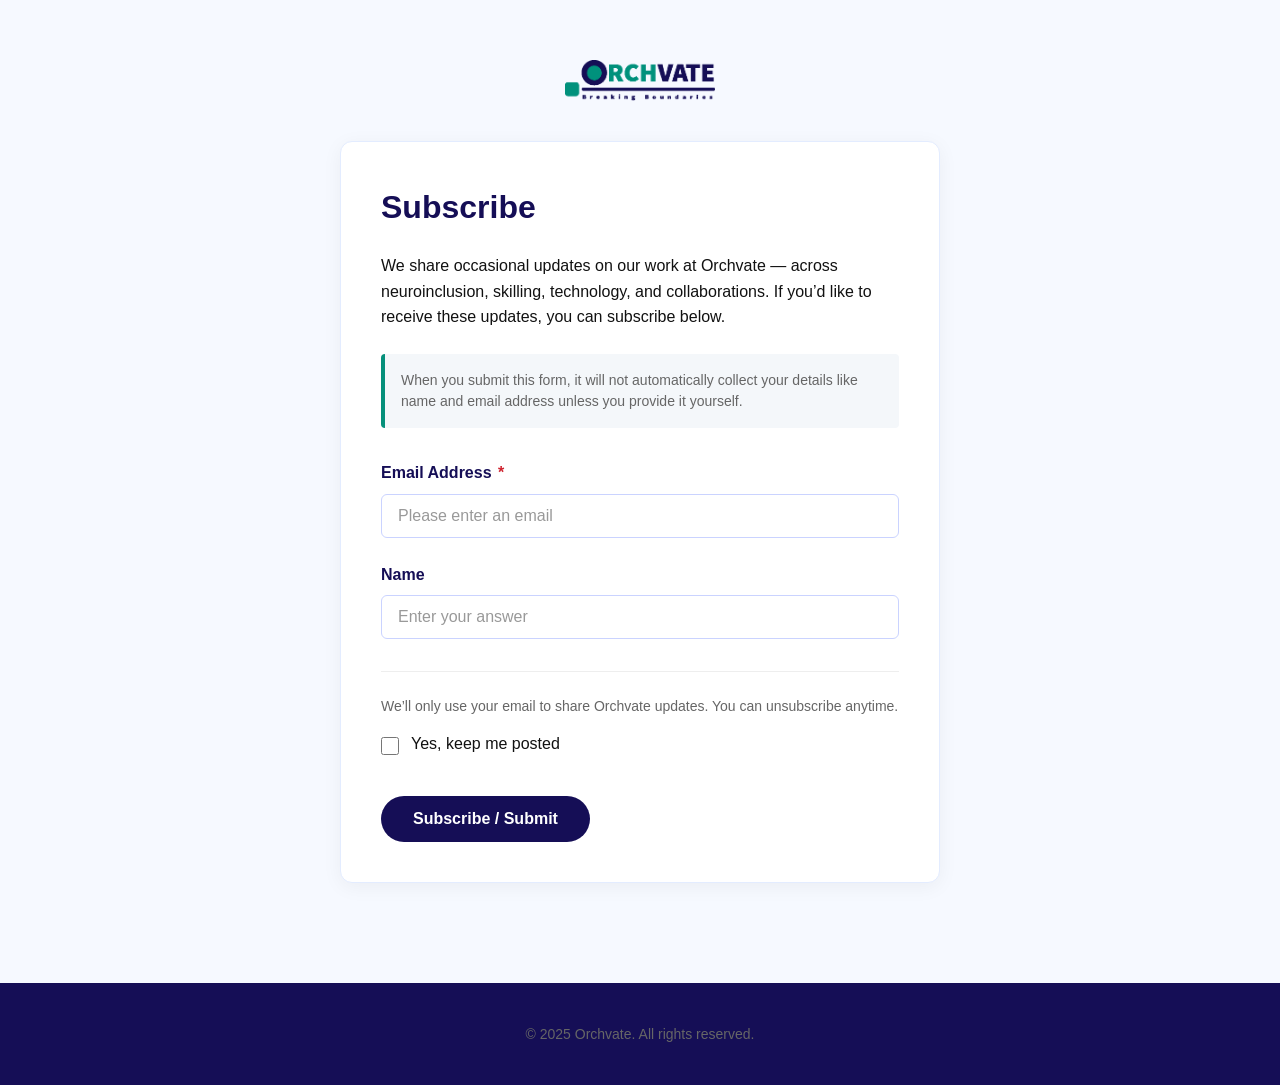
<file: form.html>
<!doctype html>
<html lang="en">
  <head>
    <meta charset="UTF-8" />
    <meta name="viewport" content="width=device-width, initial-scale=1.0" />
    <title>Subscribe | Orchvate</title>
    <link rel="stylesheet" href="universal-styles.css" />
    <style>
      body {
        background-color: #f6f9ff;
        font-family: Arial, Helvetica, sans-serif;
        margin: 0;
        padding: 0;
        display: flex;
        flex-direction: column;
        min-height: 100vh;
      }

      .form-page-container {
        max-width: 600px;
        margin: 60px auto;
        width: 90%;
        flex-grow: 1;
      }

      .logo-header {
        text-align: center;
        margin-bottom: 40px;
      }

      .logo-header img {
        width: 150px;
        margin: 0 auto;
      }

      .form-card {
        background: #ffffff;
        padding: 40px;
        border-radius: 12px;
        box-shadow: 0 4px 20px rgba(0, 0, 0, 0.05);
        border: 1px solid #e3ecff;
      }

      .form-title {
        font-size: 32px;
        color: #150e56;
        font-weight: bold;
        margin-bottom: 20px;
      }

      .form-description {
        font-size: 16px;
        line-height: 1.6;
        color: #111111;
        margin-bottom: 24px;
      }

      .notice-text {
        background-color: #f4f7fa;
        padding: 16px;
        border-left: 4px solid #06907b;
        border-radius: 4px;
        font-size: 14px;
        line-height: 1.5;
        color: #666;
        margin-bottom: 32px;
      }

      .form-group {
        margin-bottom: 24px;
      }

      .form-label {
        display: block;
        font-size: 16px;
        font-weight: bold;
        color: #150e56;
        margin-bottom: 8px;
      }

      .required-star {
        color: #cf222e;
        margin-left: 2px;
      }

      .form-input {
        width: 100%;
        padding: 12px 16px;
        font-size: 16px;
        border: 1px solid #cad3ff;
        border-radius: 6px;
        font-family: inherit;
        color: #111111;
        outline: none;
        transition: border-color 0.2s;
      }

      .form-input:focus {
        border-color: #150e56;
      }

      .form-input.invalid {
        border-color: #cf222e;
        background-color: #fff8f8;
      }

      .error-message {
        color: #cf222e;
        font-size: 13px;
        margin-top: 4px;
        display: none;
      }

      .form-input.invalid + .error-message {
        display: block;
      }

      .form-input::placeholder {
        color: #999;
      }

      .consent-section {
        margin-top: 32px;
        padding-top: 24px;
        border-top: 1px solid #eeeeee;
      }

      .consent-text {
        font-size: 14px;
        line-height: 1.5;
        color: #666;
        margin-bottom: 16px;
      }

      .checkbox-group {
        display: flex;
        align-items: flex-start;
        gap: 12px;
        cursor: pointer;
      }

      .checkbox-group input {
        margin-top: 4px;
        width: 18px;
        height: 18px;
        cursor: pointer;
      }

      .checkbox-label {
        font-size: 16px;
        color: #111111;
        line-height: 1.4;
      }

      .submit-button {
        background-color: #150e56;
        color: #ffffff;
        border: none;
        border-radius: 24px;
        padding: 14px 32px;
        font-size: 16px;
        font-weight: bold;
        cursor: pointer;
        display: block;
        width: fit-content;
        margin-top: 40px;
        font-family: inherit;
        transition:
          background-color 0.2s,
          transform 0.1s;
      }

      .submit-button:hover {
        background-color: #1a126b;
      }

      .submit-button:active {
        transform: scale(0.98);
      }

      .footer {
        text-align: center;
        padding: 40px 20px;
        font-size: 14px;
        color: #666;
      }

      @media (max-width: 480px) {
        .form-card {
          padding: 24px;
        }
        .form-title {
          font-size: 26px;
        }
        .submit-button {
          width: 100%;
        }
      }
    </style>
  </head>
  <body>
    <div class="form-page-container">
      <div class="logo-header">
        <a href="index.html">
          <img
            src="assests/mc-c2e0273b.png"
            alt="Orchvate Logo"
          />
        </a>
      </div>

      <div class="form-card">
        <h1 class="form-title">Subscribe</h1>
        <p class="form-description">
          We share occasional updates on our work at Orchvate — across
          neuroinclusion, skilling, technology, and collaborations. If you’d
          like to receive these updates, you can subscribe below.
        </p>

        <div class="notice-text">
          When you submit this form, it will not automatically collect your
          details like name and email address unless you provide it yourself.
        </div>

        <form id="subscriptionForm">
          <div class="form-group">
            <label class="form-label" for="email"
              >Email Address <span class="required-star">*</span></label
            >
            <input
              type="email"
              id="email"
              name="email"
              class="form-input"
              placeholder="Please enter an email"
              required
            />
            <span id="email-error" class="error-message"
              >Please enter a valid email address.</span
            >
          </div>

          <div class="form-group">
            <label class="form-label" for="name">Name</label>
            <input
              type="text"
              id="name"
              name="name"
              class="form-input"
              placeholder="Enter your answer"
            />
          </div>

          <div class="consent-section">
            <p class="consent-text">
              We’ll only use your email to share Orchvate updates. You can
              unsubscribe anytime.
            </p>
            <label class="checkbox-group">
              <input type="checkbox" name="consent" required />
              <span class="checkbox-label">Yes, keep me posted</span>
            </label>
          </div>

          <button type="submit" class="submit-button">
            Subscribe / Submit
          </button>
        </form>
      </div>
    </div>

    <div class="footer">&copy; 2025 Orchvate. All rights reserved.</div>

    <script src="form-handler.js"></script>
    <script>
      const form = document.getElementById("subscriptionForm");
      const emailInput = document.getElementById("email");
      const nameInput = document.getElementById("name");
      const emailError = document.getElementById("email-error");
      const submitBtn = form.querySelector('button[type="submit"]');

      const validateEmail = (email) => {
        return String(email)
          .toLowerCase()
          .match(
            /^(([^<>()[\]\\.,;:\s@"]+(\.[^<>()[\]\\.,;:\s@"]+)*)|(".+"))@((\[[0-9]{1,3}\.[0-9]{1,3}\.[0-9]{1,3}\.[0-9]{1,3}\])|(([a-zA-Z\-0-9]+\.)+[a-zA-Z]{2,}))$/,
          );
      };

      emailInput.addEventListener("input", function () {
        if (validateEmail(this.value) || this.value === "") {
          this.classList.remove("invalid");
          emailError.style.display = "none";
        }
      });

      emailInput.addEventListener("blur", function () {
        if (!validateEmail(this.value) && this.value !== "") {
          this.classList.add("invalid");
          emailError.style.display = "block";
        }
      });

      form.addEventListener("submit", async function (e) {
        e.preventDefault();

        if (!validateEmail(emailInput.value)) {
          emailInput.classList.add("invalid");
          emailError.style.display = "block";
          emailInput.focus();
          return;
        }

        const result = await handleUpdatesSubmission(
          nameInput.value,
          emailInput.value,
          submitBtn,
        );

        if (result) {
          const status = result.status || "Successfully subscribed";
          window.location.href = `thank-you.html?status=${encodeURIComponent(status)}`;
        }
      });
    </script>
  </body>
</html>
</file>
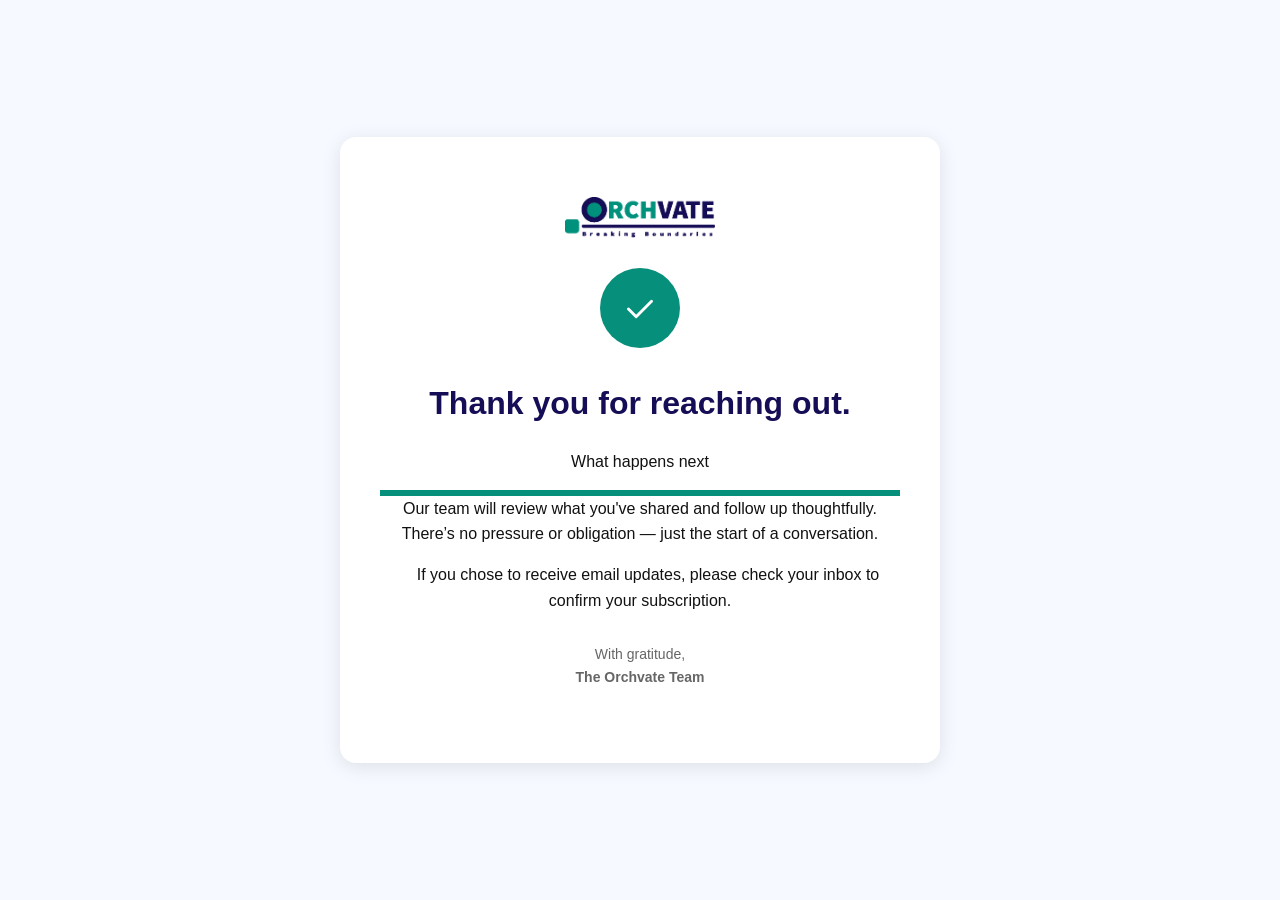
<file: message_received.html>
<!doctype html>
<html lang="en">
  <head>
    <meta charset="UTF-8" />
    <meta http-equiv="X-UA-Compatible" content="IE=edge" />
    <meta name="viewport" content="width=device-width, initial-scale=1.0" />
    <title>Thank You | Orchvate</title>
    <link rel="stylesheet" href="universal-styles.css" />
  </head>
  <body class="thank-you-page">
    <div class="thank-you-container">
      <img
        src="assests/mc-c2e0273b.png"
        alt="Orchvate"
      />

      <div class="checkmark">
        <svg viewBox="0 0 52 52">
          <polyline points="14 27 22 35 38 19" />
        </svg>
      </div>

      <h1>Thank you for reaching out.</h1>

      <p>What happens next</p>

      <div class="divider"></div>

      <p>
        Our team will review what you've shared and follow up thoughtfully.
        There’s no pressure or obligation — just the start of a conversation.
      </p>
       <p>
          If you chose to receive email updates, please check your inbox to confirm your subscription.
      </p>


      <p class="footer-text">
        With gratitude,<br /><strong>The Orchvate Team</strong>
      </p>
    </div>
  </body>
</html>
</file>
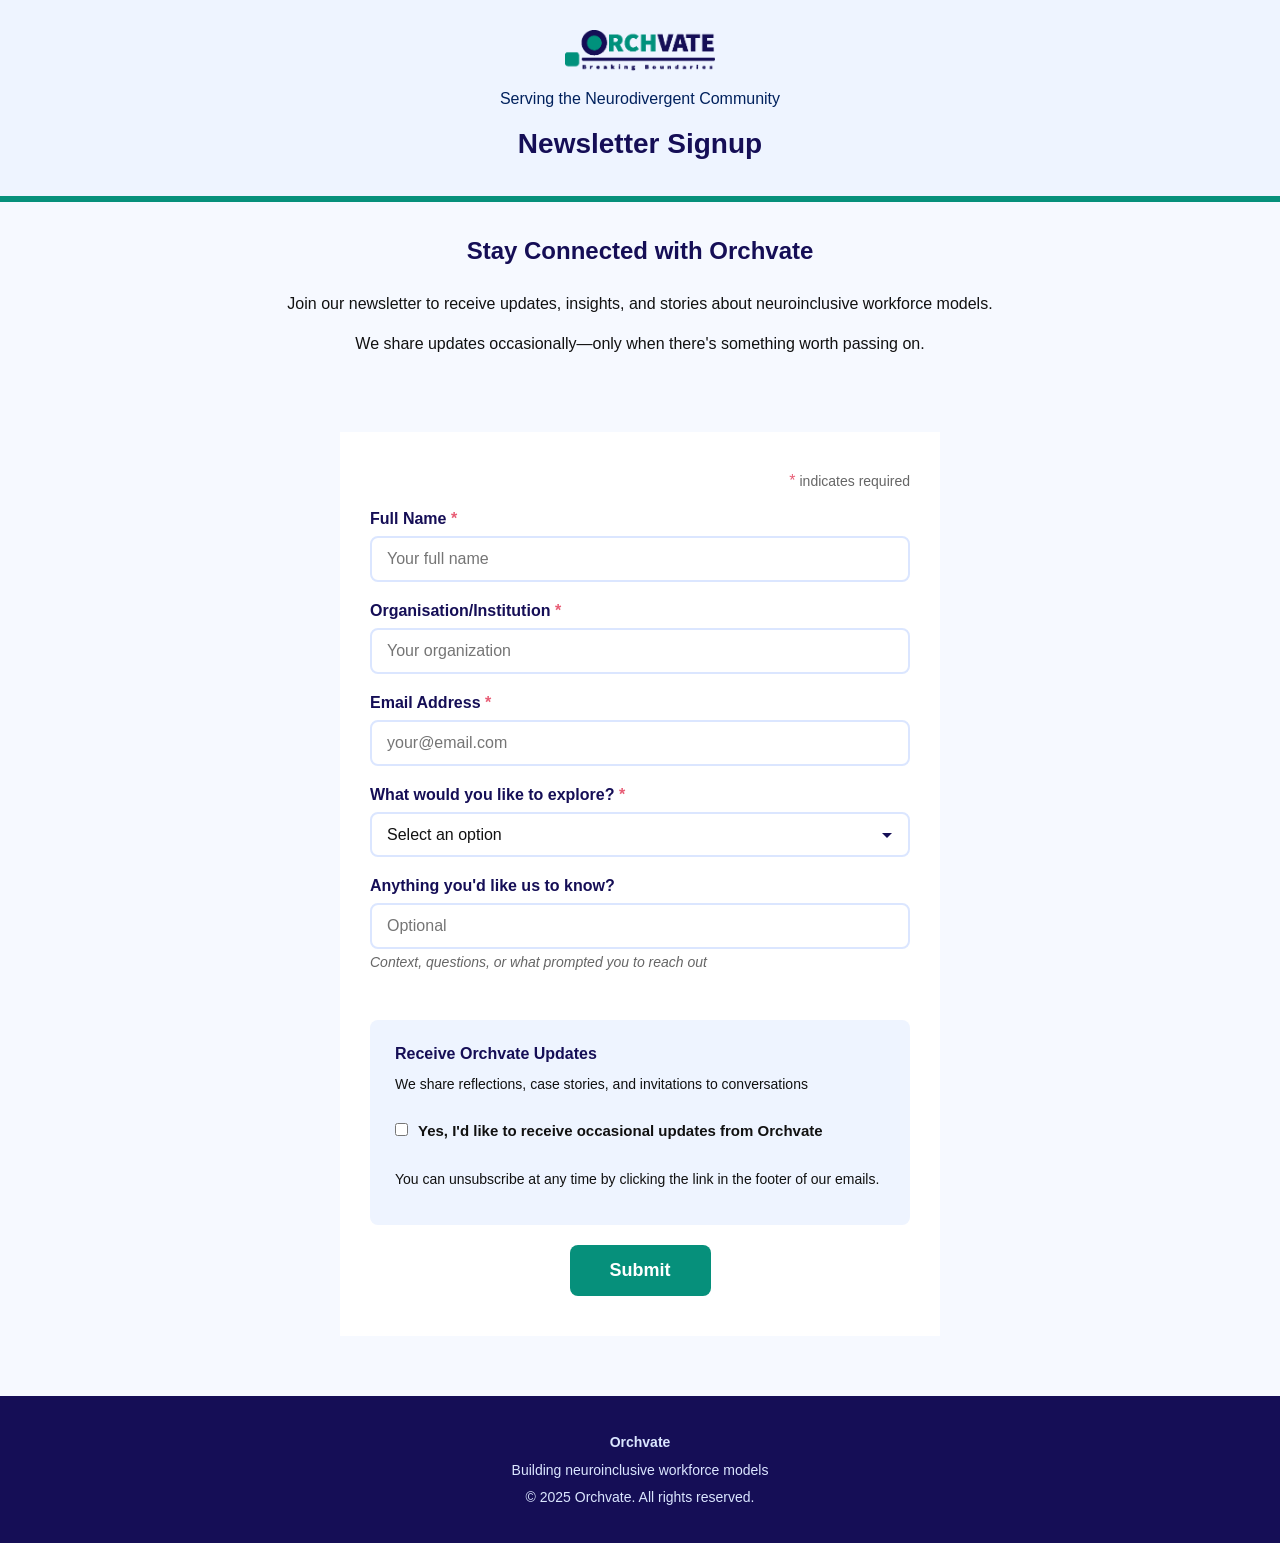
<file: newsletter-signup.html>
<!DOCTYPE html>
<html lang="en">
<head>
  <meta charset="UTF-8">
  <meta http-equiv="X-UA-Compatible" content="IE=edge">
  <meta name="viewport" content="width=device-width, initial-scale=1.0">
  <title>Orchvate | Newsletter Signup</title>
  <link rel="stylesheet" href="universal-styles.css">
  <style>
    /* Override Mailchimp default styles */
    #mc_embed_signup {
      background: #ffffff !important;
      clear: both;
      font: 16px Arial, Helvetica, sans-serif !important;
      width: 100% !important;
      max-width: 600px;
      margin: 0 auto;
      padding: 40px 30px;
    }

    #mc_embed_signup form {
      padding: 0 !important;
      margin: 0 !important;
    }

    #mc_embed_signup h2 {
      display: none; /* Hide Mailchimp's default heading */
    }

    #mc_embed_signup .indicates-required {
      text-align: right;
      font-size: 14px;
      margin-bottom: 20px;
      color: #666;
    }

    #mc_embed_signup .asterisk {
      color: #e85d75;
      font-size: 16px;
    }

    #mc_embed_signup .mc-field-group {
      padding-bottom: 20px;
      width: 100%;
    }

    #mc_embed_signup .mc-field-group label {
      display: block;
      font-weight: bold;
      font-size: 16px;
      color: #150e56;
      margin-bottom: 8px;
    }

    #mc_embed_signup input[type="text"],
    #mc_embed_signup input[type="email"],
    #mc_embed_signup select {
      width: 100%;
      padding: 12px 15px;
      font-size: 16px;
      border: 2px solid #dbe6ff;
      border-radius: 8px;
      background: #ffffff;
      color: #111111;
      font-family: Arial, Helvetica, sans-serif;
      transition: border-color 0.3s ease;
    }

    #mc_embed_signup input[type="text"]:focus,
    #mc_embed_signup input[type="email"]:focus,
    #mc_embed_signup select:focus {
      outline: none;
      border-color: #06907b;
      box-shadow: 0 0 0 3px rgba(6, 144, 123, 0.1);
    }

    #mc_embed_signup select {
      cursor: pointer;
      appearance: none;
      background-image: url("data:image/svg+xml,%3Csvg xmlns='http://www.w3.org/2000/svg' width='12' height='12' viewBox='0 0 12 12'%3E%3Cpath fill='%23150e56' d='M6 9L1 4h10z'/%3E%3C/svg%3E");
      background-repeat: no-repeat;
      background-position: right 15px center;
      padding-right: 40px;
    }

    #mc_embed_signup .helper_text {
      display: block;
      font-size: 14px;
      color: #666;
      margin-top: 5px;
      font-style: italic;
    }

    /* GDPR Section */
    #mc_embed_signup #mergeRow-gdpr {
      margin-top: 30px;
      padding: 25px;
      background: #EEF4FF;
      border-radius: 8px;
    }

    #mc_embed_signup .content__gdpr label {
      font-weight: bold;
      font-size: 16px;
      color: #150e56;
      margin-bottom: 10px;
      display: block;
    }

    #mc_embed_signup .content__gdpr p {
      font-size: 14px;
      color: #111111;
      margin: 10px 0;
      line-height: 1.6;
    }

    #mc_embed_signup .mc_fieldset {
      border: none !important;
      padding: 0 !important;
      margin: 15px 0 !important;
      min-height: 0 !important;
    }

    #mc_embed_signup .checkbox.subfield {
      display: flex;
      align-items: flex-start;
      margin: 10px 0;
    }

    #mc_embed_signup input[type="checkbox"] {
      width: auto !important;
      margin-right: 10px !important;
      margin-top: 3px;
      cursor: pointer;
      flex-shrink: 0;
    }

    #mc_embed_signup .checkbox.subfield span {
      font-size: 15px;
      color: #111111;
      line-height: 1.5;
    }

    /* Submit Button */
    #mc_embed_signup .button {
      background: #06907b;
      color: #ffffff;
      font-size: 18px;
      font-weight: bold;
      padding: 15px 40px;
      border: none;
      border-radius: 8px;
      cursor: pointer;
      transition: all 0.3s ease;
      width: auto;
      display: inline-block;
      margin-top: 20px;
    }

    #mc_embed_signup .button:hover {
      background: #058269;
      transform: translateY(-2px);
      box-shadow: 0 4px 12px rgba(6, 144, 123, 0.3);
    }

    #mc_embed_signup .button:active {
      transform: translateY(0);
    }

    #mc_embed_signup .clear.foot {
      text-align: center;
    }

    /* Response Messages */
    #mc_embed_signup .response {
      padding: 15px;
      margin: 20px 0;
      border-radius: 8px;
      font-size: 15px;
    }

    #mc_embed_signup #mce-error-response {
      background: #ffe5e5;
      color: #c41e3a;
      border: 2px solid #c41e3a;
    }

    #mc_embed_signup #mce-success-response {
      background: #e5f9f6;
      color: #06907b;
      border: 2px solid #06907b;
    }

    /* Hide anti-bot field */
    #mc_embed_signup div[aria-hidden="true"] {
      position: absolute;
      left: -5000px;
    }

    /* Responsive */
    @media screen and (max-width: 768px) {
      #mc_embed_signup {
        padding: 30px 20px;
      }

      #mc_embed_signup .mc-field-group label {
        font-size: 15px;
      }

      #mc_embed_signup input[type="text"],
      #mc_embed_signup input[type="email"],
      #mc_embed_signup select {
        font-size: 15px;
        padding: 10px 12px;
      }

      #mc_embed_signup .button {
        font-size: 16px;
        padding: 12px 30px;
        width: 100%;
      }
    }

    @media screen and (max-width: 480px) {
      #mc_embed_signup {
        padding: 20px 15px;
      }

      #mc_embed_signup .mc-field-group label {
        font-size: 14px;
      }

      #mc_embed_signup input[type="text"],
      #mc_embed_signup input[type="email"],
      #mc_embed_signup select {
        font-size: 14px;
      }
    }
  </style>
</head>
<body>

  <div class="container">
    <!-- Header -->
    <div class="header">
      <img src="assests/mc-c2e0273b.png" alt="Orchvate">
      <p>Serving the Neurodivergent Community</p>
      <h1>Newsletter Signup</h1>
    </div>

    <div class="divider"></div>

    <!-- Content -->
    <div class="content">
      <h2>Stay Connected with Orchvate</h2>
      <p>Join our newsletter to receive updates, insights, and stories about neuroinclusive workforce models.</p>
      <p>We share updates occasionally—only when there's something worth passing on.</p>
    </div>

    <!-- Form Container -->
    <div class="form-container">
      <div id="mc_embed_shell">
        <div id="mc_embed_signup">
          <form action="https://orchvate.us18.list-manage.com/subscribe/post?u=201e76b8f447ee4c8b7fbe53e&amp;id=e7a6fb217a&amp;v_id=6137&amp;f_id=0061b1e6f0" method="post" id="mc-embedded-subscribe-form" name="mc-embedded-subscribe-form" class="validate" target="_self">
            <div id="mc_embed_signup_scroll">
              
              <div class="indicates-required"><span class="asterisk">*</span> indicates required</div>
              
              <div class="mc-field-group">
                <label for="mce-FULL_NAME">Full Name <span class="asterisk">*</span></label>
                <input type="text" name="FULL_NAME" class="required text" id="mce-FULL_NAME" required="" value="" placeholder="Your full name">
              </div>
              
              <div class="mc-field-group">
                <label for="mce-ORG">Organisation/Institution <span class="asterisk">*</span></label>
                <input type="text" name="ORG" class="required text" id="mce-ORG" required="" value="" placeholder="Your organization">
              </div>
              
              <div class="mc-field-group">
                <label for="mce-EMAIL">Email Address <span class="asterisk">*</span></label>
                <input type="email" name="EMAIL" class="required email" id="mce-EMAIL" required="" value="" placeholder="your@email.com">
              </div>
              
              <div class="mc-field-group">
                <label for="mce-CTA_TYPE">What would you like to explore? <span class="asterisk">*</span></label>
                <select name="CTA_TYPE" class="required" id="mce-CTA_TYPE" required="">
                  <option value="">Select an option</option>
                  <option value="Cohort / program sponsorship (CSR / foundation)">Cohort / program sponsorship (CSR / foundation)</option>
                  <option value="Neuroinclusive engagement models">Neuroinclusive engagement models</option>
                  <option value="Pilot / proof of concept">Pilot / proof of concept</option>
                  <option value="Partnership or collaboration">Partnership or collaboration</option>
                  <option value="General conversation">General conversation</option>
                </select>
              </div>
              
              <div class="mc-field-group">
                <label for="mce-EXTRA_INFO">Anything you'd like us to know?</label>
                <input type="text" name="EXTRA_INFO" class="text" id="mce-EXTRA_INFO" value="" placeholder="Optional">
                <span id="mce-EXTRA_INFO-HELPERTEXT" class="helper_text">Context, questions, or what prompted you to reach out</span>
              </div>
              
              <div id="mergeRow-gdpr" class="mergeRow gdpr-mergeRow content__gdprBlock mc-field-group">
                <div class="content__gdpr">
                  <label>Receive Orchvate Updates</label>
                  <p>We share reflections, case stories, and invitations to conversations</p>
                  <fieldset class="mc_fieldset gdprRequired mc-field-group" name="interestgroup_field">
                    <label class="checkbox subfield" for="gdpr_103798">
                      <input type="checkbox" id="gdpr_103798" name="gdpr[103798]" class="gdpr" value="Y">
                      <span>Yes, I'd like to receive occasional updates from Orchvate</span>
                    </label>
                  </fieldset>
                  <p>You can unsubscribe at any time by clicking the link in the footer of our emails.</p>
                </div>
              </div>
              
              <div id="mce-responses" class="clear foot">
                <div class="response" id="mce-error-response" style="display: none;"></div>
                <div class="response" id="mce-success-response" style="display: none;"></div>
              </div>
              
              <!-- Anti-bot field -->
              <div aria-hidden="true" style="position: absolute; left: -5000px;">
                <input type="text" name="b_201e76b8f447ee4c8b7fbe53e_e7a6fb217a" tabindex="-1" value="">
              </div>
              
              <div class="optionalParent">
                <div class="clear foot">
                  <input type="submit" name="subscribe" id="mc-embedded-subscribe" class="button" value="Submit">
                </div>
              </div>
              
            </div>
          </form>
        </div>
        <script type="text/javascript" src="//s3.amazonaws.com/downloads.mailchimp.com/js/mc-validate.js"></script>
        <script type="text/javascript">
          (function($) {
            window.fnames = new Array(); 
            window.ftypes = new Array();
            fnames[7]='FULL_NAME';ftypes[7]='text';
            fnames[8]='ORG';ftypes[8]='text';
            fnames[0]='EMAIL';ftypes[0]='email';
            fnames[9]='CTA_TYPE';ftypes[9]='dropdown';
            fnames[10]='EXTRA_INFO';ftypes[10]='text';
          }(jQuery));
          var $mcj = jQuery.noConflict(true);
        </script>
      </div>
    </div>

    <!-- Footer -->
    <div class="footer">
      <p><strong>Orchvate</strong></p>
      <p>Building neuroinclusive workforce models</p>
      <p>&copy; 2025 Orchvate. All rights reserved.</p>
    </div>
  </div>

  <script src="newsletter-script.js"></script>

</body>
</html>
</file>
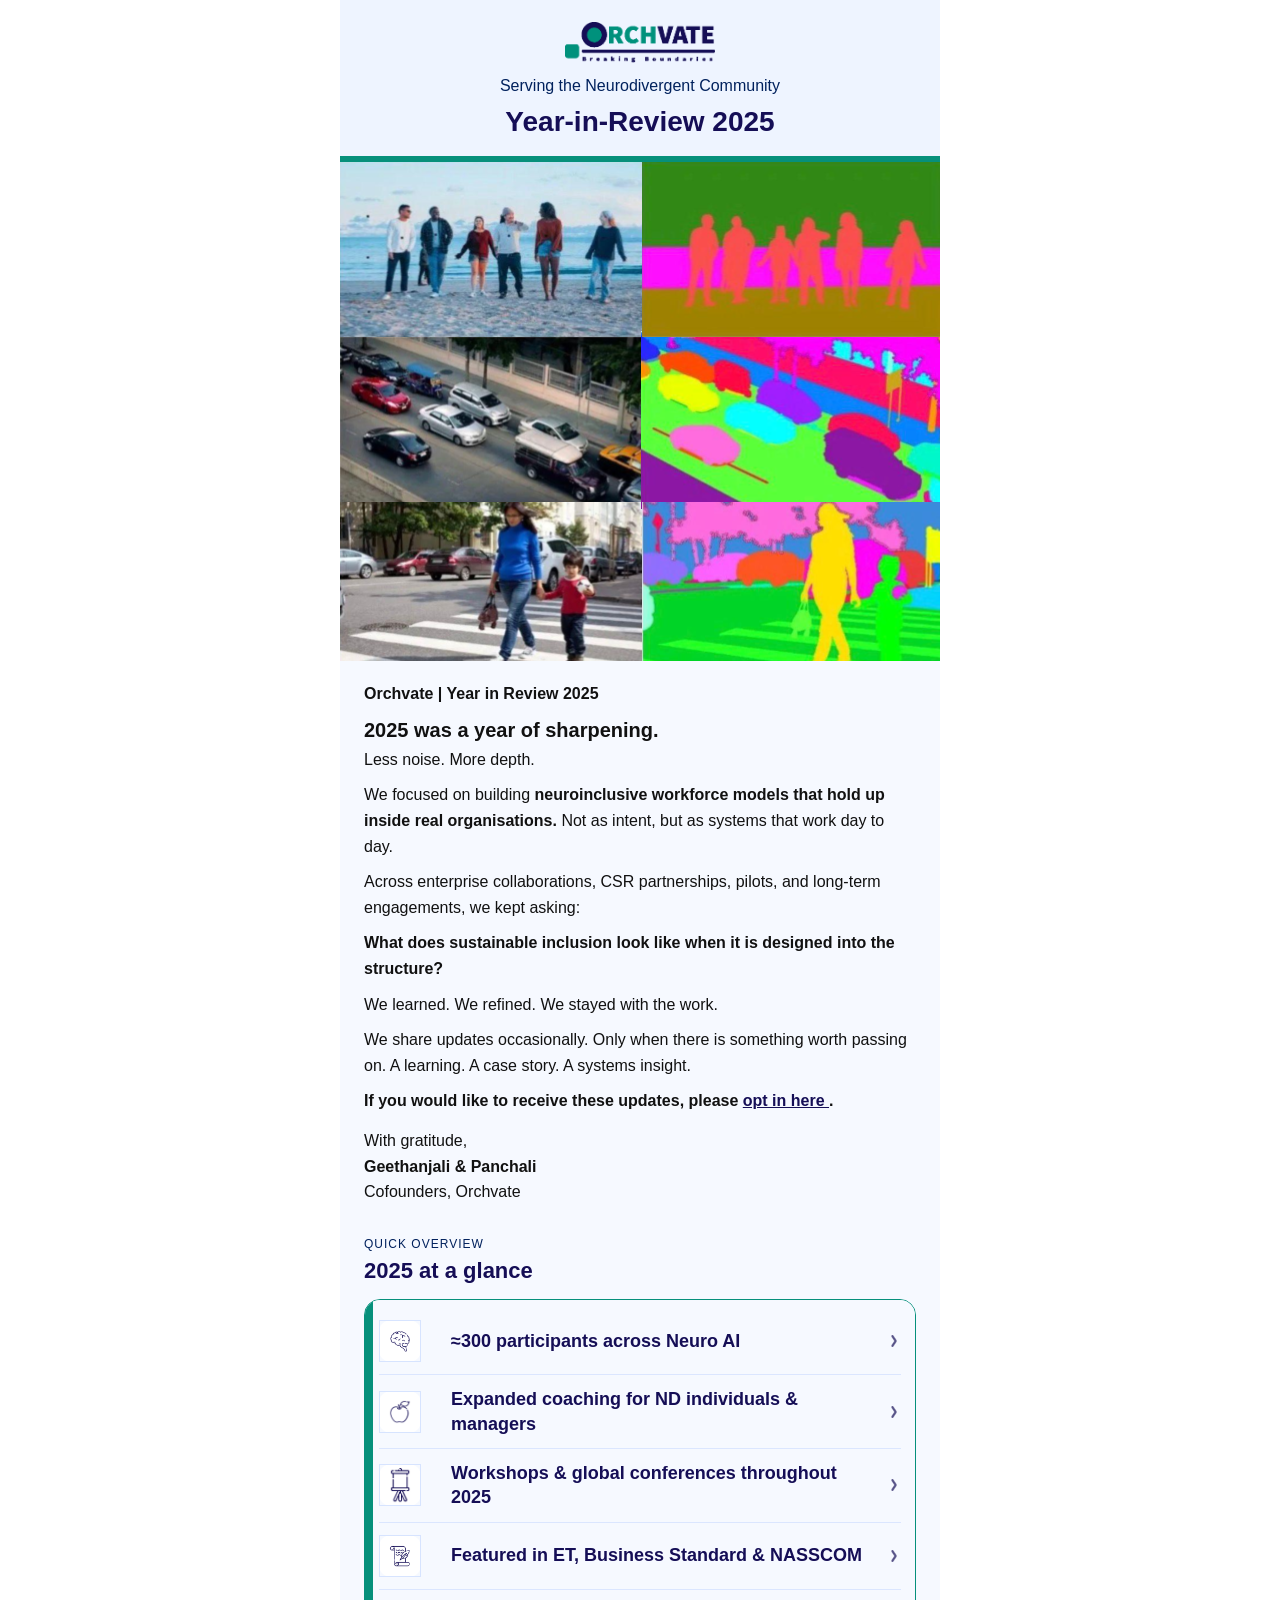
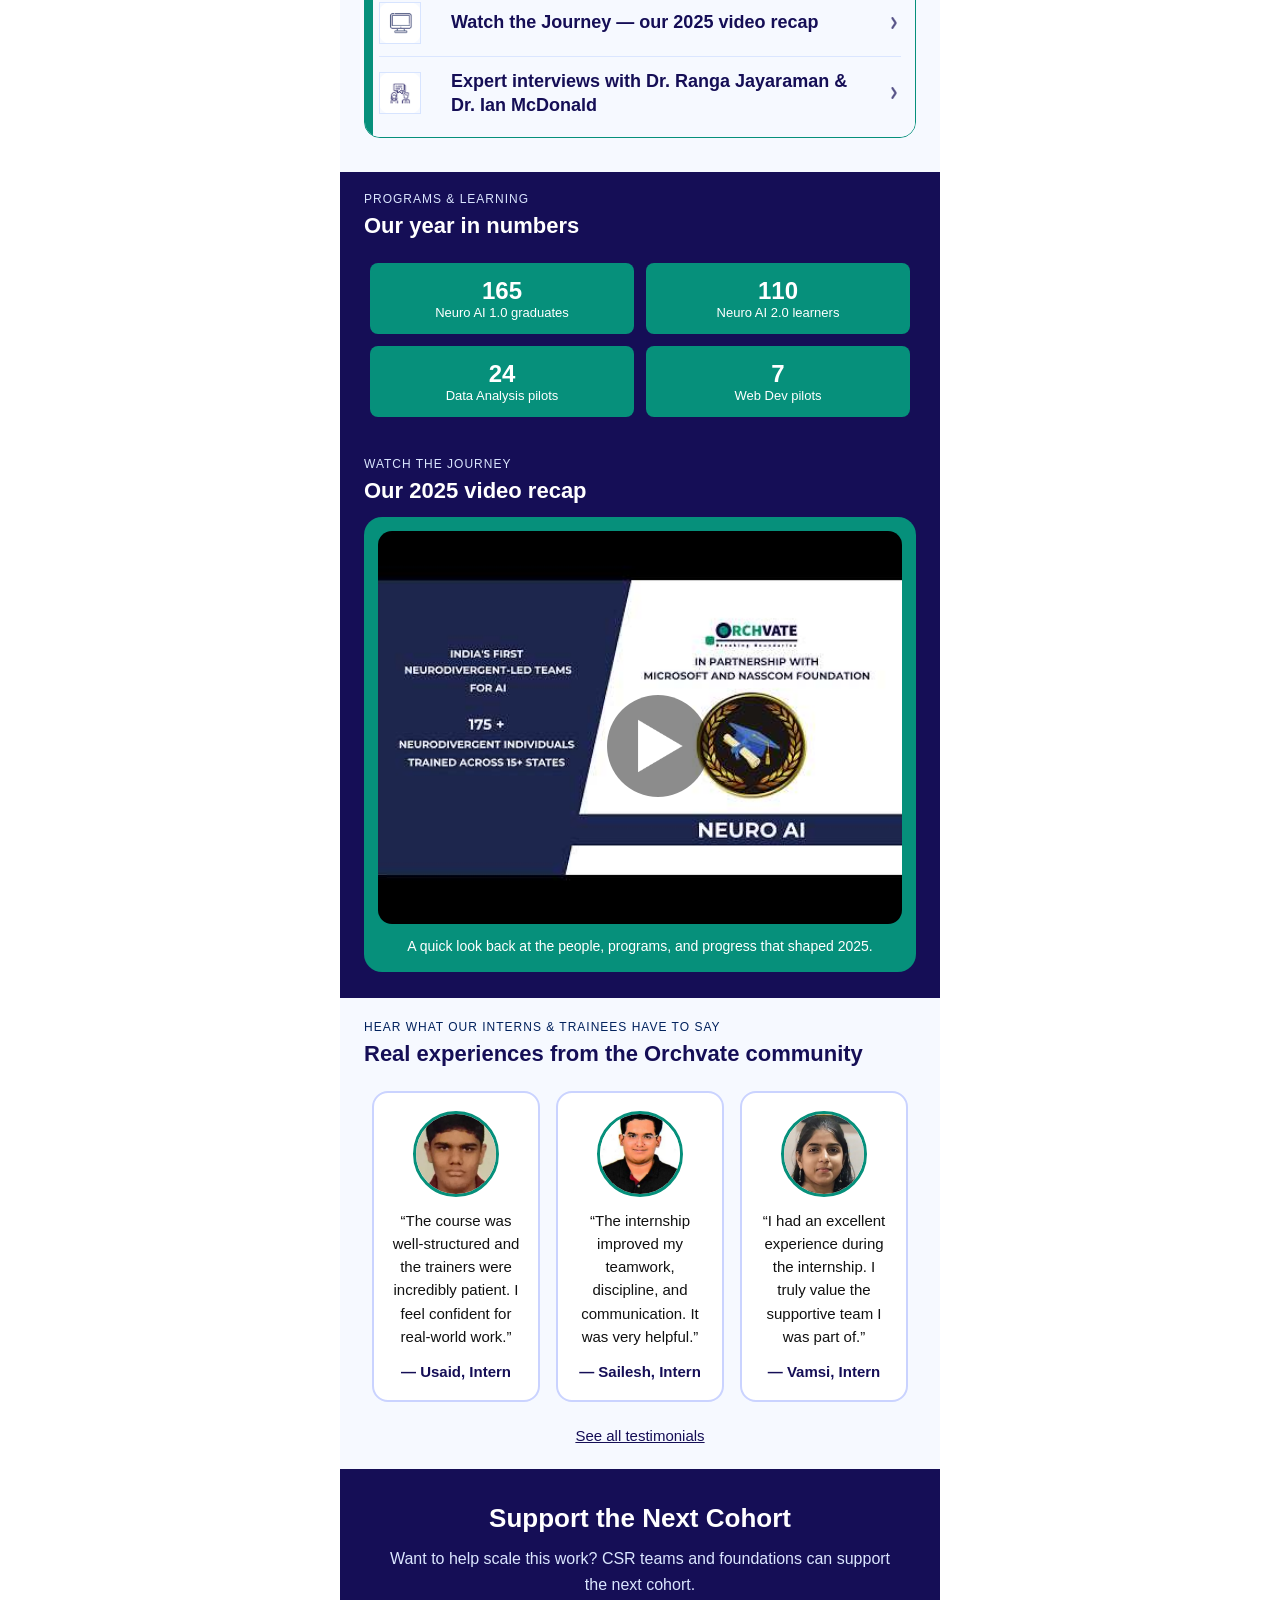
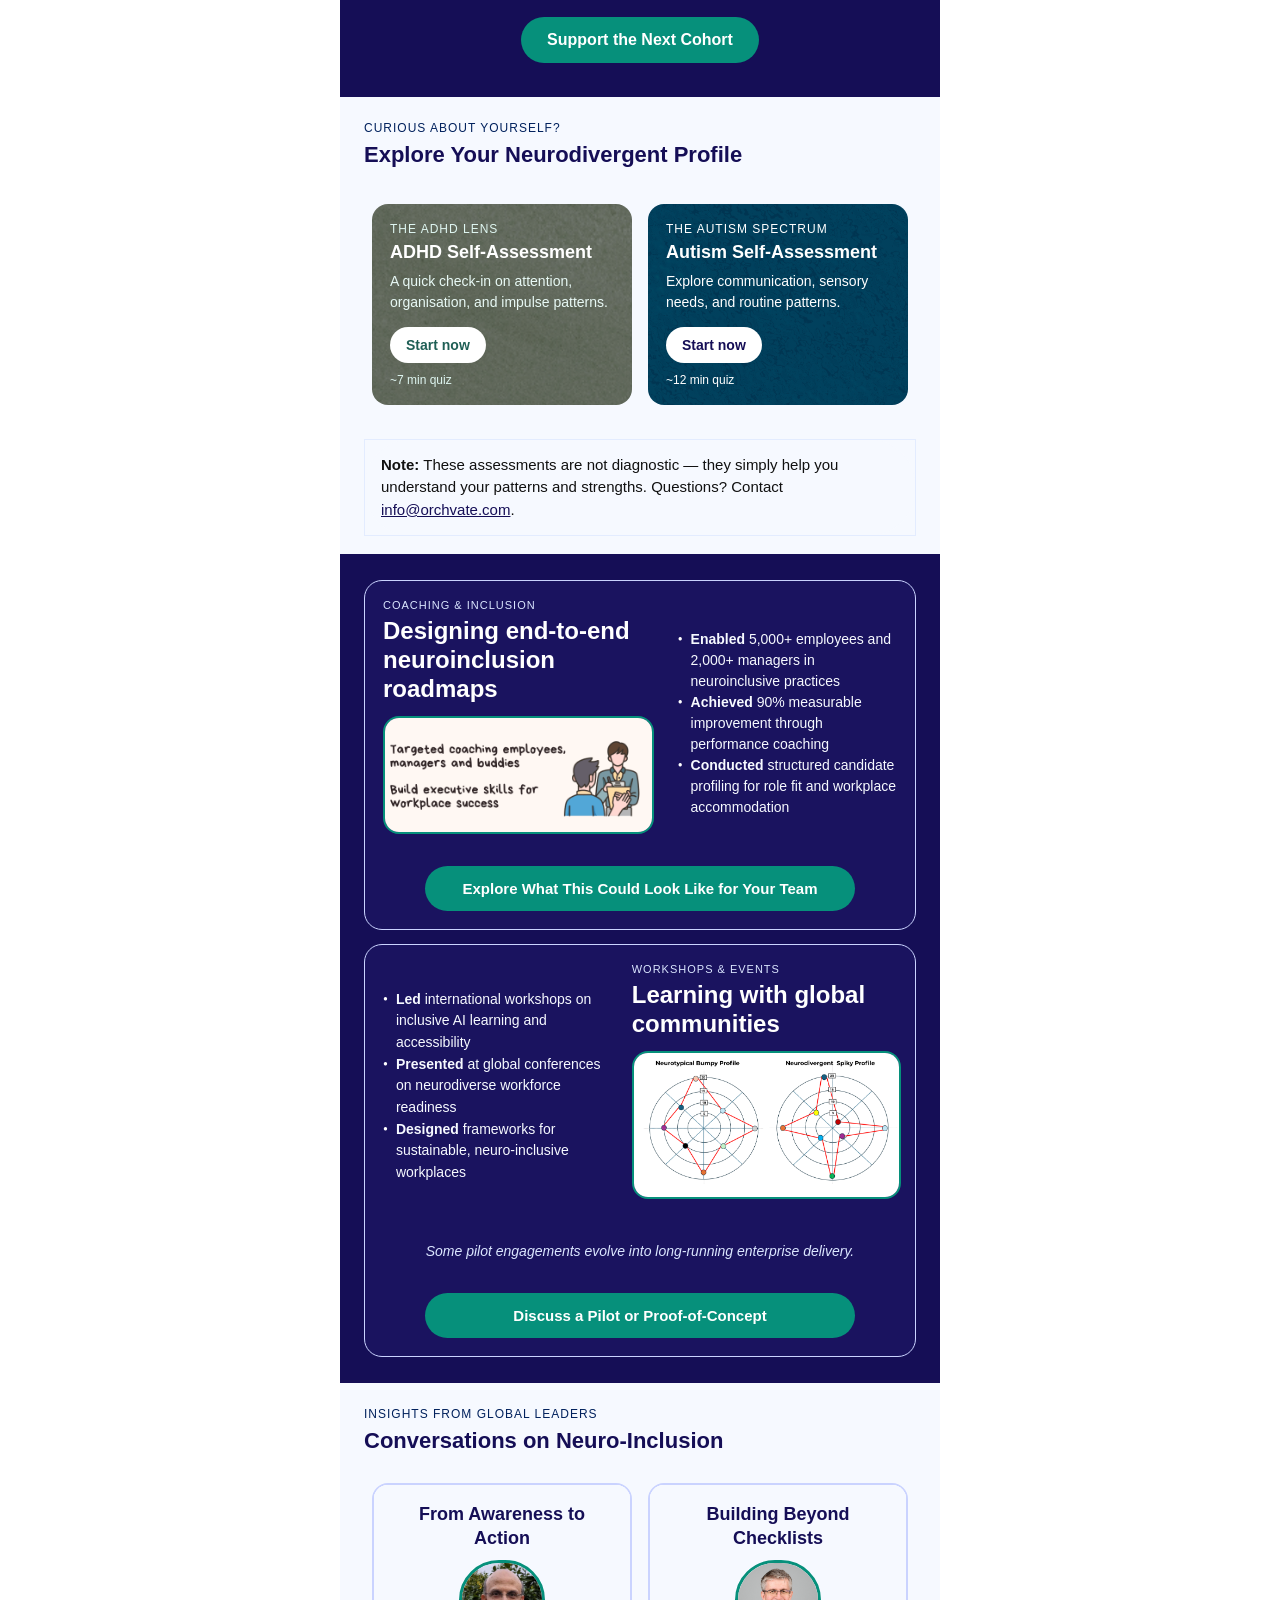
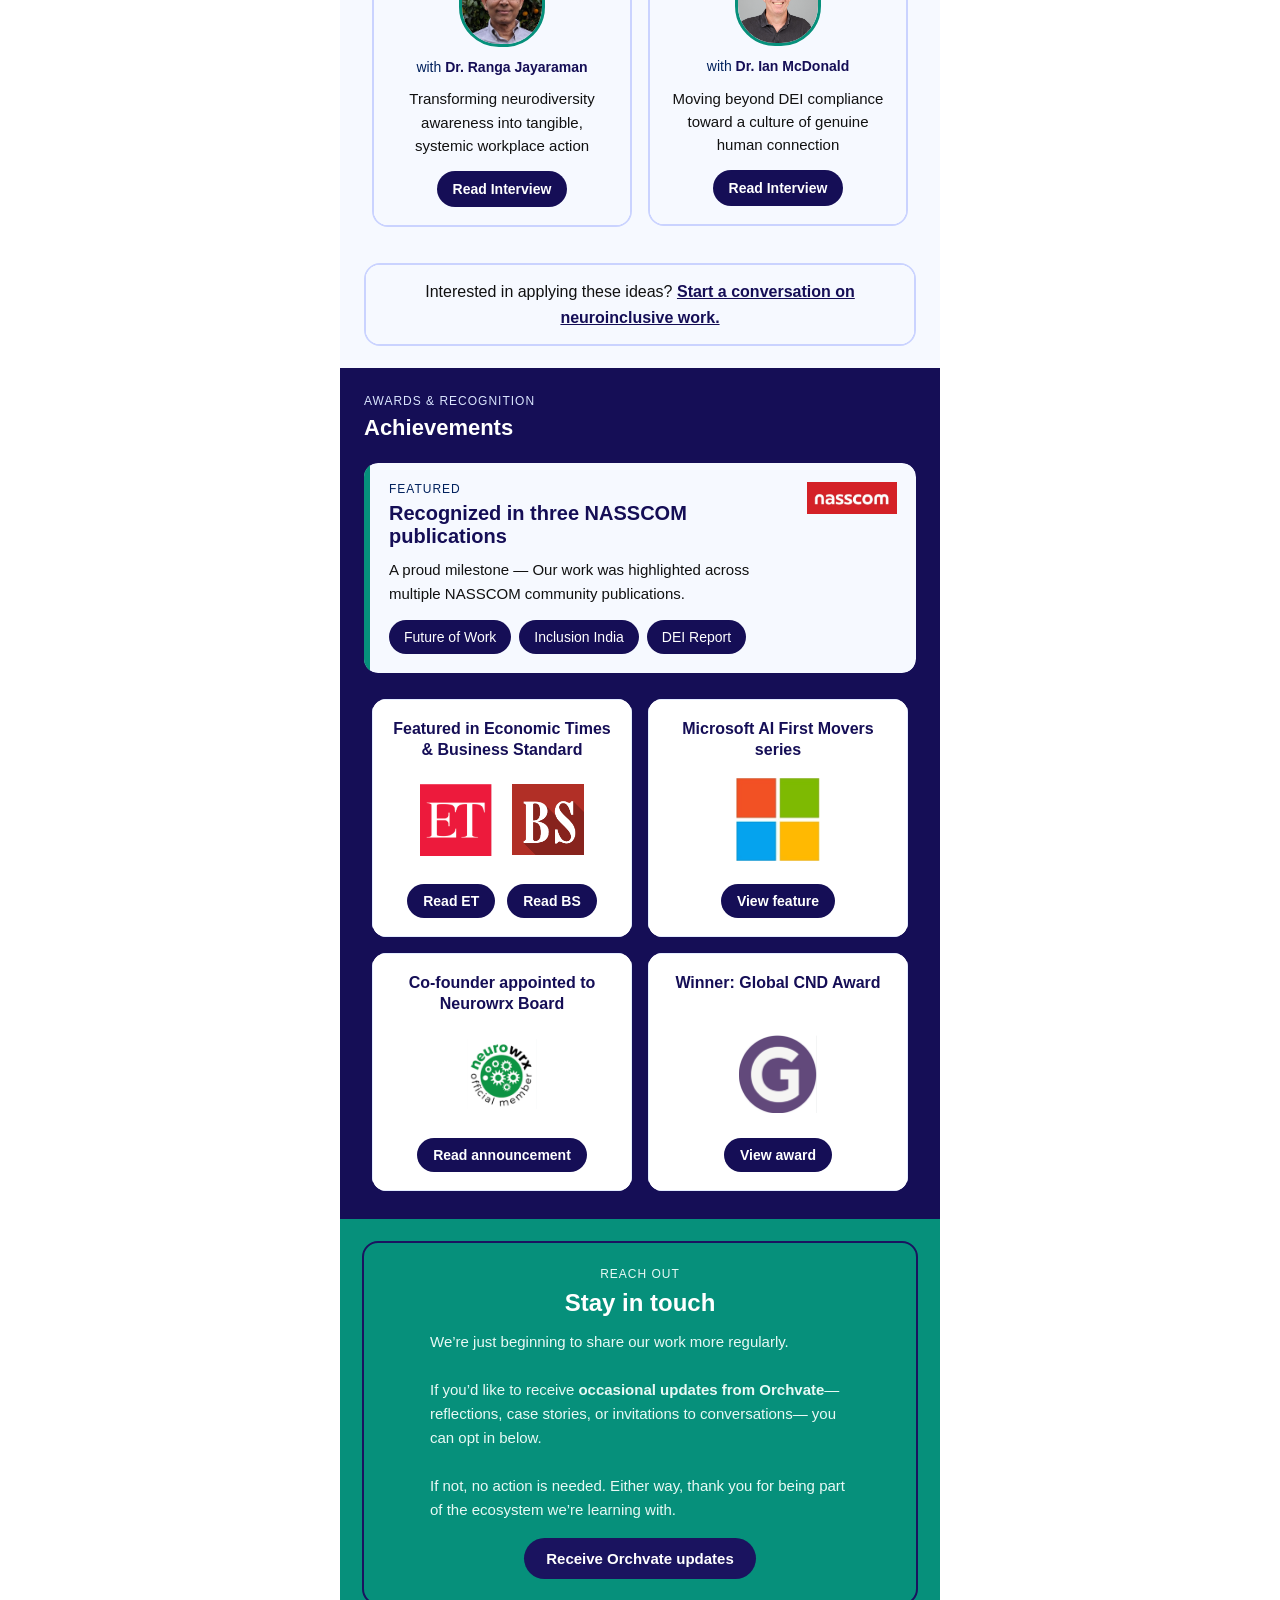
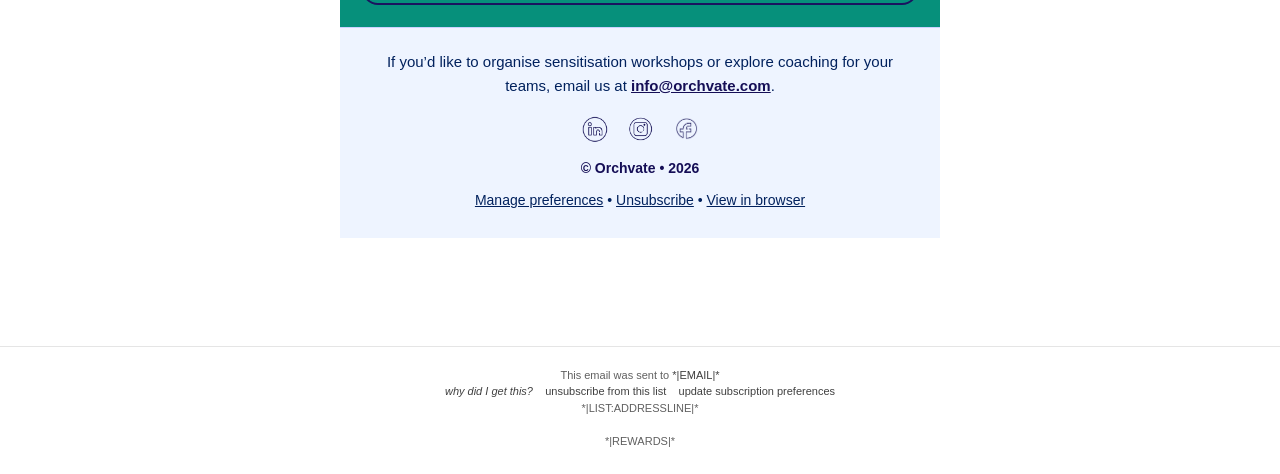
<file: orchvate_newsletter.html>
<!DOCTYPE html>
<html xmlns:v="urn:schemas-microsoft-com:vml" xmlns:o="urn:schemas-microsoft-com:office:office">
<head>
  <meta charset="UTF-8">
  <meta http-equiv="X-UA-Compatible" content="IE=edge">
  <meta name="viewport" content="width=device-width, initial-scale=1.0">
  <title>Orchvate | Year-in-Review 2025</title>
  <!--[if (gte mso 9)|(IE)]>
  <xml>
    <o:OfficeDocumentSettings>
      <o:AllowPNG/>
      <o:PixelsPerInch>96</o:PixelsPerInch>
    </o:OfficeDocumentSettings>
  </xml>
  <![endif]-->
  
<style type="text/css">
		body{
			margin:0;
			padding:0;
			background:#ffffff;
			-webkit-text-size-adjust:100%;
			-ms-text-size-adjust:100%;
		}
		table,td{
			border-collapse:collapse;
			mso-table-lspace:0pt;
			mso-table-rspace:0pt;
		}
		img{
			border:0;
			height:auto;
			line-height:100%;
			outline:none;
			text-decoration:none;
			-ms-interpolation-mode:bicubic;
			display:block;
		}
		a{
			text-decoration:none;
			color:#150e56;
		}
		.ExternalClass *{
			line-height:100%;
		}
		.appleLinks a{
			color:inherit !important;
			text-decoration:none !important;
		}
		.container{
			width:100%;
			max-width:600px;
			margin:0 auto;
		}
		.pb-0{
			padding-bottom:0 !important;
		}
		.pt-0{
			padding-top:0 !important;
		}
		.px{
			padding-left:24px;
			padding-right:24px;
		}
		.section-title{
			font-family:Arial,Helvetica,sans-serif;
			color:#150e56;
			font-size:22px;
			line-height:1.3;
			margin:0;
			font-weight:bold;
		}
		.body-text{
			font-family:Arial,Helvetica,sans-serif;
			color:#111111;
			font-size:16px;
			line-height:1.6;
			margin:0;
		}
		.eyebrow{
			font-family:Arial,Helvetica,sans-serif;
			color:#01215d;
			font-size:12px;
			letter-spacing:1px;
			text-transform:uppercase;
			margin:0;
		}
		.stat-box{
			background:#f6f9ff;
			border:1px solid #e3ecff;
			border-radius:8px;
		}
		.stat-number{
			font-size:24px;
			font-weight:bold;
			color:#150e56;
			font-family:Arial,Helvetica,sans-serif;
		}
		.stat-label{
			font-size:13px;
			color:#01215d;
			font-family:Arial,Helvetica,sans-serif;
		}
		.btn{
			background:#150e56;
			color:#ffffff;
			border-radius:24px;
		}
		.btn a{
			color:#ffffff !important;
			display:inline-block;
			padding:12px 20px;
			font-family:Arial,Helvetica,sans-serif;
			font-size:16px;
		}
		.footer-text{
			font-family:Arial,Helvetica,sans-serif;
			color:#f6f9ff;
			font-size:13px;
			line-height:1.6;
			margin:0;
		}
	@media screen and (max-width:599px){
		.px{
			padding-left:16px !important;
			padding-right:16px !important;
		}

}	@media screen and (max-width:599px){
		.stack td{
			display:block !important;
			width:100% !important;
		}

}	@media screen and (max-width:599px){
		.mobile-center{
			text-align:center !important;
		}

}
	@media screen and (max-width:599px){
		.mobile-grid-card {
			padding-left: 0 !important;
			padding-right: 0 !important;
			text-align: center !important;
		}
		.mobile-grid-card div {
			display: inline-block !important;
			width: 100% !important;
			max-width: 320px !important;
			margin: 0 auto !important;
			text-align: center !important;
		}
	}
</style></head>
<body style="margin:0; padding:0;">
  <div style="display:none; font-size:1px; color:#ffffff; line-height:1px; max-height:0px; max-width:0px; opacity:0; overflow:hidden;">*|MC_PREVIEW_TEXT|*</div>

  <table role="presentation" width="100%" cellpadding="0" cellspacing="0" border="0" bgcolor="#f6f9ff"></table>
    <tr>
      <td align="center">
        <table role="presentation" class="container" width="100%" cellpadding="0" cellspacing="0" border="0" bgcolor="#f6f9ff" style="background:#f6f9ff;">
          <tr>
            
     <!-- =========================
              HEADER
     ========================= -->
  <tr>
    <td bgcolor="#EEF4FF" class="px" style="padding-top:22px;padding-bottom:18px;text-align:center;">

      <img src="assests/mc-c2e0273b.png"
          width="150"
          alt="Orchvate"
          style="display:block;margin:0 auto 10px;border:0;outline:none;text-decoration:none;height:auto;">

      <p style="margin:0 0 6px;font-family:Arial,Helvetica,sans-serif;font-size:16px;line-height:1.6;color:#01215d;">
        Serving the Neurodivergent Community
      </p>

      <p style="margin:0;font-family:Arial,Helvetica,sans-serif;font-size:28px;line-height:1.2;color:#150e56;font-weight:bold;">
        Year-in-Review 2025
      </p>

    </td>
  </tr>

  <tr>
    <td bgcolor="#06907b" style="height:6px;line-height:6px;font-size:6px;">&nbsp;</td>
  </tr>

    <tr>
    <td style="padding:0;">
      <img
        src="assests/mc-01b83340.png"
        width="600"
        alt="Orchvate Year-in-Review 2025"
        style="display:block;width:100%;max-width:600px;height:auto;"
        border="0"
      >
    </td>
  </tr>

          <!-- NOTE FROM FOUNDERS -->
  <tr>
    <td class="px" style="padding-top:20px;padding-bottom:12px;">

      <p class="body-text" style="margin:0 0 10px;">
        <strong>Orchvate | Year in Review 2025</strong>
      </p>

      <p class="body-text" style="margin:0 0 10px;">
        <strong style="font-size:20px;line-height:1.3;display:block;color:#111111;">
          2025 was a year of sharpening.
        </strong>
        <span style="display:block;margin-top:4px;">Less noise. More depth.</span>
      </p>

      <p class="body-text" style="margin:0 0 10px;">
        We focused on building <strong>neuroinclusive workforce models that hold up inside real organisations.</strong>
        Not as intent, but as systems that work day to day.
      </p>

      <p class="body-text" style="margin:0 0 10px;">
        Across enterprise collaborations, CSR partnerships, pilots, and long-term engagements, we kept asking:
      </p>

      <p class="body-text" style="margin:0 0 10px;">
        <strong>What does sustainable inclusion look like when it is designed into the structure?</strong>
      </p>

      <p class="body-text" style="margin:0 0 10px;">
        We learned. We refined. We stayed with the work.
      </p>

      <p class="body-text" style="margin:0 0 10px;">
        We share updates occasionally. Only when there is something worth passing on.
        A learning. A case story. A systems insight.
      </p>

      <p class="body-text" style="margin:0 0 14px;">
        <strong>If you would like to receive these updates, please
          <a href="https://mailchi.mp/29608ce1fab2/newsletter-subscription" target="_blank" style="color:#150e56;text-decoration:underline;font-weight:bold;">
            opt in here
          </a>.
        </strong>
      </p>

      <p class="body-text" style="margin:0;">
        With gratitude,<br>
        <strong>Geethanjali &amp; Panchali</strong><br>
        Cofounders, Orchvate
      </p>

    </td>
</tr>
          
<!-- =========================================
     HIGHLIGHTS OF 2025
     ========================================= -->
<tr>
  <td class="px" style="padding-top:20px;padding-bottom:16px;">

    <p class="eyebrow" style="margin:0;">Quick Overview</p>

    <h2 class="section-title" style="margin:6px 0 14px;">
      2025 at a glance
    </h2>

    <!-- Rounded wrapper (DIV handles corners reliably) -->
    <div style="border-radius:16px;overflow:hidden;border:1px solid #06907b;background:#f6f9ff;">

      <table role="presentation" width="100%" cellpadding="0" cellspacing="0" border="0">
        <tr>

          <!-- SINGLE CELL so corners + green bar are one clipped shape -->
          <td style="
            padding:8px 14px;
            background:
              linear-gradient(to right, #06907b 0, #06907b 8px, #f6f9ff 8px, #f6f9ff 100%);
          ">

            <!-- ===== ITEM 1 ===== -->
            <a href="#programs" style="display:block;text-decoration:none;color:#150e56;">
              <table role="presentation" width="100%" cellpadding="0" cellspacing="0" border="0">
                <tr>
                  <td width="52" valign="middle" style="padding:12px 10px 12px 0;">
                    <table role="presentation" cellpadding="0" cellspacing="0" border="0"
                           style="border:1px solid #d7e4ff;border-radius:12px;background:#ffffff;">
                      <tr>
                        <td align="center" valign="middle" width="40" height="40" style="width:40px;height:40px;">
                          <img src="assests/mc-3832d092.png" width="22" height="22" alt="Programs"
                               style="display:block;border:0;outline:none;text-decoration:none;">
                        </td>
                      </tr>
                    </table>
                  </td>

                  <td valign="middle" style="padding:12px 10px;">
                    <span style="font-family:Arial,Helvetica,sans-serif;font-size:18px;line-height:1.35;font-weight:bold;color:#150e56;">
                      ≈300 participants across Neuro AI
                    </span>
                  </td>

                  <td width="24" align="right" valign="middle" style="padding:12px 0;">
                    <img src="assests/icon-chevron-right.png"
                         width="16" height="16" alt=""
                         style="display:block;border:0;opacity:0.7;">
                  </td>
                </tr>
              </table>
            </a>

            <div style="height:1px;line-height:1px;font-size:1px;background:#dbe6ff;">&nbsp;</div>

            <!-- ===== ITEM 2 ===== -->
            <a href="#coaching" style="display:block;text-decoration:none;color:#150e56;">
              <table role="presentation" width="100%" cellpadding="0" cellspacing="0" border="0">
                <tr>
                  <td width="52" valign="middle" style="padding:12px 10px 12px 0;">
                    <table role="presentation" cellpadding="0" cellspacing="0" border="0"
                           style="border:1px solid #d7e4ff;border-radius:12px;background:#ffffff;">
                      <tr>
                        <td align="center" valign="middle" width="40" height="40" style="width:40px;height:40px;">
                          <img src="assests/mc-b7219125.png" width="22" height="22" alt="Coaching"
                               style="display:block;border:0;outline:none;text-decoration:none;">
                        </td>
                      </tr>
                    </table>
                  </td>

                  <td valign="middle" style="padding:12px 10px;">
                    <span style="font-family:Arial,Helvetica,sans-serif;font-size:18px;line-height:1.35;font-weight:bold;color:#150e56;">
                      Expanded coaching for ND individuals &amp; managers
                    </span>
                  </td>

                  <td width="24" align="right" valign="middle" style="padding:12px 0;">
                    <img src="assests/icon-chevron-right.png"
                         width="16" height="16" alt=""
                         style="display:block;border:0;opacity:0.7;">
                  </td>
                </tr>
              </table>
            </a>

            <div style="height:1px;line-height:1px;font-size:1px;background:#dbe6ff;">&nbsp;</div>

            <!-- ===== ITEM 3 ===== -->
            <a href="#workshops" style="display:block;text-decoration:none;color:#150e56;">
              <table role="presentation" width="100%" cellpadding="0" cellspacing="0" border="0">
                <tr>
                  <td width="52" valign="middle" style="padding:12px 10px 12px 0;">
                    <table role="presentation" cellpadding="0" cellspacing="0" border="0"
                           style="border:1px solid #d7e4ff;border-radius:12px;background:#ffffff;">
                      <tr>
                        <td align="center" valign="middle" width="40" height="40" style="width:40px;height:40px;">
                          <img src="assests/mc-9ced223b.png" width="22" height="22" alt="Workshops"
                               style="display:block;border:0;outline:none;text-decoration:none;">
                        </td>
                      </tr>
                    </table>
                  </td>

                  <td valign="middle" style="padding:12px 10px;">
                    <span style="font-family:Arial,Helvetica,sans-serif;font-size:18px;line-height:1.35;font-weight:bold;color:#150e56;">
                      Workshops &amp; global conferences throughout 2025
                    </span>
                  </td>

                  <td width="24" align="right" valign="middle" style="padding:12px 0;">
                    <img src="assests/icon-chevron-right.png"
                         width="16" height="16" alt=""
                         style="display:block;border:0;opacity:0.7;">
                  </td>
                </tr>
              </table>
            </a>

            <div style="height:1px;line-height:1px;font-size:1px;background:#dbe6ff;">&nbsp;</div>

            <!-- ===== ITEM 4 ===== -->
            <a href="#awards" style="display:block;text-decoration:none;color:#150e56;">
              <table role="presentation" width="100%" cellpadding="0" cellspacing="0" border="0">
                <tr>
                  <td width="52" valign="middle" style="padding:12px 10px 12px 0;">
                    <table role="presentation" cellpadding="0" cellspacing="0" border="0"
                           style="border:1px solid #d7e4ff;border-radius:12px;background:#ffffff;">
                      <tr>
                        <td align="center" valign="middle" width="40" height="40" style="width:40px;height:40px;">
                          <img src="assests/mc-3bcdde5e.png" width="22" height="22" alt="Awards"
                               style="display:block;border:0;outline:none;text-decoration:none;">
                        </td>
                      </tr>
                    </table>
                  </td>

                  <td valign="middle" style="padding:12px 10px;">
                    <span style="font-family:Arial,Helvetica,sans-serif;font-size:18px;line-height:1.35;font-weight:bold;color:#150e56;">
                      Featured in ET, Business Standard &amp; NASSCOM
                    </span>
                  </td>

                  <td width="24" align="right" valign="middle" style="padding:12px 0;">
                    <img src="assests/icon-chevron-right.png"
                         width="16" height="16" alt=""
                         style="display:block;border:0;opacity:0.7;">
                  </td>
                </tr>
              </table>
            </a>

            <div style="height:1px;line-height:1px;font-size:1px;background:#dbe6ff;">&nbsp;</div>

            <!-- ===== ITEM 5 ===== -->
            <a href="#watchjourney" style="display:block;text-decoration:none;color:#150e56;">
              <table role="presentation" width="100%" cellpadding="0" cellspacing="0" border="0">
                <tr>
                  <td width="52" valign="middle" style="padding:12px 10px 12px 0;">
                    <table role="presentation" cellpadding="0" cellspacing="0" border="0"
                           style="border:1px solid #d7e4ff;border-radius:12px;background:#ffffff;">
                      <tr>
                        <td align="center" valign="middle" width="40" height="40" style="width:40px;height:40px;">
                          <img src="assests/mc-863fab7a.png" width="25" height="25" alt="Video"
                               style="display:block;border:0;outline:none;text-decoration:none;">
                        </td>
                      </tr>
                    </table>
                  </td>

                  <td valign="middle" style="padding:12px 10px;">
                    <span style="font-family:Arial,Helvetica,sans-serif;font-size:18px;line-height:1.35;font-weight:bold;color:#150e56;">
                      Watch the Journey — our 2025 video recap
                    </span>
                  </td>

                  <td width="24" align="right" valign="middle" style="padding:12px 0;">
                    <img src="assests/icon-chevron-right.png"
                         width="16" height="16" alt=""
                         style="display:block;border:0;opacity:0.7;">
                  </td>
                </tr>
              </table>
            </a>

            <div style="height:1px;line-height:1px;font-size:1px;background:#dbe6ff;">&nbsp;</div>

            <!-- ===== ITEM 6 ===== -->
            <a href="#leader_interviews" style="display:block;text-decoration:none;color:#150e56;">
              <table role="presentation" width="100%" cellpadding="0" cellspacing="0" border="0">
                <tr>
                  <td width="52" valign="middle" style="padding:12px 10px 12px 0;">
                    <table role="presentation" cellpadding="0" cellspacing="0" border="0"
                           style="border:1px solid #d7e4ff;border-radius:12px;background:#ffffff;">
                      <tr>
                        <td align="center" valign="middle" width="40" height="40" style="width:40px;height:40px;">
                          <img src="assests/mc-28d2c0b8.png" width="22" height="22" alt="Interviews"
                               style="display:block;border:0;outline:none;text-decoration:none;">
                        </td>
                      </tr>
                    </table>
                  </td>

                  <td valign="middle" style="padding:12px 10px;">
                    <span style="font-family:Arial,Helvetica,sans-serif;font-size:18px;line-height:1.35;font-weight:bold;color:#150e56;">
                      Expert interviews with Dr. Ranga Jayaraman &amp; Dr. Ian McDonald
                    </span>
                  </td>

                  <td width="24" align="right" valign="middle" style="padding:12px 0;">
                    <img src="assests/icon-chevron-right.png"
                         width="16" height="16" alt=""
                         style="display:block;border:0;opacity:0.7;">
                  </td>
                </tr>
              </table>
            </a>

          </td>
        </tr>
      </table>

    </div>

  </td>
</tr>

<tr>
  <td style="height:18px;line-height:18px;font-size:18px;">&nbsp;</td>
</tr>

  <!-- =========================================
     PROGRAMS + VIDEO 
     ========================================= -->
<tr id="programs">
  <td bgcolor="#150e56" style="padding:0;">
    <table role="presentation" width="100%" cellpadding="0" cellspacing="0" border="0">

      <!-- ===== PROGRAMS & LEARNING: STATS ===== -->
      <tr>
        <td class="px" style="padding-top:20px;padding-bottom:8px;">
          <p style="margin:0;font-family:Arial,Helvetica,sans-serif;font-size:12px;letter-spacing:1px;text-transform:uppercase;color:#dbe6ff;">
            Programs &amp; Learning
          </p>
          <h2 style="margin:6px 0 0;font-family:Arial,Helvetica,sans-serif;font-size:22px;line-height:1.3;font-weight:bold;color:#ffffff;">
            Our year in numbers
          </h2>
        </td>
      </tr>

      <tr>
        <td class="px" style="padding-top:8px;padding-bottom:10px;">
          <table role="presentation" width="100%" cellpadding="0" cellspacing="0" border="0" class="stack">
            <tr>
              <td width="50%" style="padding:6px;">
                <table role="presentation" width="100%">
                  <tr>
                    <td align="center" style="padding:14px;background:#06907b;border-radius:8px;">
                      <div style="font-size:24px;font-weight:bold;color:#ffffff;font-family:Arial,Helvetica,sans-serif;">165</div>
                      <div style="font-size:13px;color:#ffffff;font-family:Arial,Helvetica,sans-serif;">Neuro AI 1.0 graduates</div>
                    </td>
                  </tr>
                </table>
              </td>

              <td width="50%" style="padding:6px;">
                <table role="presentation" width="100%">
                  <tr>
                    <td align="center" style="padding:14px;background:#06907b;border-radius:8px;">
                      <div style="font-size:24px;font-weight:bold;color:#ffffff;font-family:Arial,Helvetica,sans-serif;">110</div>
                      <div style="font-size:13px;color:#ffffff;font-family:Arial,Helvetica,sans-serif;">Neuro AI 2.0 learners</div>
                    </td>
                  </tr>
                </table>
              </td>
            </tr>

            <tr>
              <td width="50%" style="padding:6px;">
                <table role="presentation" width="100%">
                  <tr>
                    <td align="center" style="padding:14px;background:#06907b;border-radius:8px;">
                      <div style="font-size:24px;font-weight:bold;color:#ffffff;font-family:Arial,Helvetica,sans-serif;">24</div>
                      <div style="font-size:13px;color:#ffffff;font-family:Arial,Helvetica,sans-serif;">Data Analysis pilots</div>
                    </td>
                  </tr>
                </table>
              </td>

              <td width="50%" style="padding:6px;">
                <table role="presentation" width="100%">
                  <tr>
                    <td align="center" style="padding:14px;background:#06907b;border-radius:8px;">
                      <div style="font-size:24px;font-weight:bold;color:#ffffff;font-family:Arial,Helvetica,sans-serif;">7</div>
                      <div style="font-size:13px;color:#ffffff;font-family:Arial,Helvetica,sans-serif;">Web Dev pilots</div>
                    </td>
                  </tr>
                </table>
              </td>
            </tr>

          </table>
        </td>
      </tr>

      <tr>
        <td style="height:14px;line-height:14px;font-size:14px;">&nbsp;</td>
      </tr>

      <!--=====VIDEO RECAP=====-->
      <tr id="watchjourney">
        <td class="px" style="padding-top:10px;padding-bottom:26px;">

          <p style="margin:0;font-family:Arial,Helvetica,sans-serif;font-size:12px;letter-spacing:1px;text-transform:uppercase;color:#dbe6ff;">
            Watch the Journey
          </p>
          <h2 style="margin:6px 0 12px;font-family:Arial,Helvetica,sans-serif;font-size:22px;line-height:1.3;font-weight:bold;color:#ffffff;">
            Our 2025 video recap
          </h2>

          <div style="border-radius:18px;overflow:hidden;background:#06907b;">
            <table role="presentation" width="100%" cellpadding="0" cellspacing="0" border="0">
              <tr>
                <td style="padding:14px;">

                  <!--[if mso]>
                  <v:roundrect xmlns:v="urn:schemas-microsoft-com:vml" arcsize="6%" stroke="f"
                    href="https://youtu.be/wG5fJqhksS0" style="width:572px;height:322px;">
                    <v:fill type="frame" src="assests/youtube-wG5fJqhksS0.jpg" color="#000000"/>
                    <v:textbox inset="0,0,0,0">
                      <div>
                        <table role="presentation" width="572" height="322" cellpadding="0" cellspacing="0" border="0">
                          <tr>
                            <td align="center" valign="middle">
                              <img src="assests/icon-play-white.png"
                                  width="66" height="66" alt="Play"
                                  style="display:block;border:0;background:rgba(0,0,0,0.45);border-radius:999px;padding:18px;">
                            </td>
                          </tr>
                        </table>
                      </div>
                    </v:textbox>
                  </v:roundrect>
                  <![endif]-->

                  <!--[if !mso]><!-->
                  <a href="https://youtu.be/wG5fJqhksS0" target="_blank" style="display:block;text-decoration:none;">
                    <div style="position:relative;display:block;">
                      <img src="assests/youtube-wG5fJqhksS0.jpg"
                          width="572"
                          alt="Watch our 2025 recap video"
                          style="display:block;width:100%;max-width:572px;height:auto;border-radius:14px;border:0;">
                      <img src="assests/icon-play-white.png"
                          width="66" height="66" alt=""
                          style="position:absolute;left:50%;top:50%;margin-left:-33px;margin-top:-33px;
                                  display:block;border:0;background:rgba(0,0,0,0.45);border-radius:999px;padding:18px;">
                    </div>
                  </a>
                  <!--<![endif]-->

                  <p style="margin:12px 0 0;font-family:Arial,Helvetica,sans-serif;color:#ffffff;font-size:14px;line-height:1.55;text-align:center;">
                    A quick look back at the people, programs, and progress that shaped 2025.
                  </p>

                </td>
              </tr>
            </table>
          </div>

        </td>
      </tr>

    </table>
  </td>
</tr>
          

<!-- =========================================
     TESTIMONIALS
 ========================================= -->
<tr>
  <td bgcolor="#f6f9ff" style="padding:0;">
    <table role="presentation" width="100%" cellpadding="0" cellspacing="0" border="0">
      <tr>
        <td class="px" style="padding-top:22px;padding-bottom:22px;">

          <p style="margin:0 0 6px;font-family:Arial,Helvetica,sans-serif;font-size:12px;letter-spacing:1px;text-transform:uppercase;color:#01215d;">
            Hear what our interns &amp; trainees have to say
          </p>
          <h2 style="margin:0 0 14px;font-family:Arial,Helvetica,sans-serif;font-size:22px;line-height:1.3;font-weight:bold;color:#150e56;">
            Real experiences from the Orchvate community
          </h2>

          <table role="presentation" width="100%" cellpadding="0" cellspacing="0" border="0" class="stack">
            <tr>

              <!-- CARD 1 -->
              <td width="33.33%" valign="top" style="padding:8px;">
                <div style="border:2px solid #cad3ff;border-radius:16px;overflow:hidden;background:#ffffff;">
                  <table role="presentation" width="100%" cellpadding="0" cellspacing="0" border="0">
                    <tr>
                      <td align="center" valign="top" style="padding:18px;">
                        <img src="assests/mc-e2b2b03c.png"
                             width="80" height="80" alt="Usaid"
                             style="display:block;border:3px solid #06907b;border-radius:999px;margin:0 auto 12px;">
                        <p style="font-family:Arial,Helvetica,sans-serif;font-size:15px;line-height:1.55;color:#111;margin:0 0 14px;">
                          “The course was well-structured and the trainers were incredibly patient. I feel confident for real-world work.”
                        </p>
                        <p style="font-family:Arial,Helvetica,sans-serif;font-size:15px;line-height:1.3;color:#150e56;font-weight:bold;margin:0;">
                          — Usaid, Intern
                        </p>
                      </td>
                    </tr>
                  </table>
                </div>
              </td>

              <!-- CARD 2 -->
              <td width="33.33%" valign="top" style="padding:8px;">
                <div style="border:2px solid #cad3ff;border-radius:16px;overflow:hidden;background:#ffffff;">
                  <table role="presentation" width="100%" cellpadding="0" cellspacing="0" border="0">
                    <tr>
                      <td align="center" valign="top" style="padding:18px;">
                        <img src="assests/mc-3d706e6d.png"
                             width="80" height="80" alt="Sailesh"
                             style="display:block;border:3px solid #06907b;border-radius:999px;margin:0 auto 12px;">
                        <p style="font-family:Arial,Helvetica,sans-serif;font-size:15px;line-height:1.55;color:#111;margin:0 0 14px;">
                          “The internship improved my teamwork, discipline, and communication. It was very helpful.”
                        </p>
                        <p style="font-family:Arial,Helvetica,sans-serif;font-size:15px;line-height:1.3;color:#150e56;font-weight:bold;margin:0;">
                          — Sailesh, Intern
                        </p>
                      </td>
                    </tr>
                  </table>
                </div>
              </td>

              <!-- CARD 3 -->
              <td width="33.33%" valign="top" style="padding:8px;">
                <div style="border:2px solid #cad3ff;border-radius:16px;overflow:hidden;background:#ffffff;">
                  <table role="presentation" width="100%" cellpadding="0" cellspacing="0" border="0">
                    <tr>
                      <td align="center" valign="top" style="padding:18px;">
                        <img src="assests/mc-add07dd2.png"
                             width="80" height="80" alt="Vamsi"
                             style="display:block;border:3px solid #06907b;border-radius:999px;margin:0 auto 12px;">
                        <p style="font-family:Arial,Helvetica,sans-serif;font-size:15px;line-height:1.55;color:#111;margin:0 0 14px;">
                          “I had an excellent experience during the internship. I truly value the supportive team I was part of.”
                        </p>
                        <p style="font-family:Arial,Helvetica,sans-serif;font-size:15px;line-height:1.3;color:#150e56;font-weight:bold;margin:0;">
                          — Vamsi, Intern
                        </p>
                      </td>
                    </tr>
                  </table>
                </div>
              </td>

            </tr>
          </table>

          <!-- Centered link (FIXED broken quote in your href) -->
          <table role="presentation" width="100%" cellpadding="0" cellspacing="0" border="0">
            <tr>
              <td align="center" style="padding-top:14px;">
                <a href="https://orchvate-my.sharepoint.com/:b:/p/geethanjali_ganapathy/IQDCIYlZmii4RpfW0_UxQLThAaKhi6u3BvKplayBCQXXsOE?e=96QesD"
                   target="_blank"
                   style="font-family:Arial,Helvetica,sans-serif;color:#150e56;font-size:15px;line-height:1.55;text-decoration:underline;">
                  See all testimonials
                </a>
              </td>
            </tr>
          </table>

        </td>
      </tr>
    </table>
  </td>
</tr>

<!-- =========================================
     CTA: SUPPORT THE NEXT COHORT
     ========================================= -->
<tr>
  <td bgcolor="#150e56" style="padding:0;">
    <table role="presentation" width="100%" cellpadding="0" cellspacing="0" border="0">

      <tr>
        <td align="center" class="px" style="padding:34px 18px;">

          <!-- Heading -->
          <h2 style="margin:0 0 12px;font-family:Arial,Helvetica,sans-serif;font-size:26px;line-height:1.2;font-weight:bold;color:#ffffff;">
            Support the Next Cohort
          </h2>

          <!-- Microcopy -->
          <p style="margin:0 0 20px;font-family:Arial,Helvetica,sans-serif;font-size:16px;line-height:1.6;color:#dbe6ff;max-width:520px;">
            Want to help scale this work? CSR teams and foundations can support the next cohort.
          </p>

          <!-- Button -->
          <table role="presentation" cellpadding="0" cellspacing="0" border="0">
            <tr>
              <td bgcolor="#06907b" style="border-radius:999px;">
                <a href="MAILCHIMP_FORM_URL"
                   target="_blank"
                   style="display:inline-block;font-family:Arial,Helvetica,sans-serif;color:#ffffff;text-decoration:none;padding:14px 26px;font-size:16px;font-weight:bold;border-radius:999px;">
                  Support the Next Cohort
                </a>
              </td>
            </tr>
          </table>

        </td>
      </tr>

    </table>
  </td>
</tr>




          
<tr id="selfassessments">
  <td class="px" style="padding-top:24px;padding-bottom:10px;">    
    <p class="eyebrow" style="margin:0;">Curious about Yourself?</p>
    <h2 class="section-title" style="margin:6px 0 16px;">Explore Your Neurodivergent Profile</h2>
  </td>
</tr>

<tr>
  <td class="px" style="padding-bottom:20px;">

    <table role="presentation" width="100%" cellpadding="0" cellspacing="0" border="0" class="stack">
      <tr>

        <!-- ========================= -->
        <!-- ADHD CARD -->
        <!-- ========================= -->
        <td width="50%" style="padding:8px;" valign="top" class="mobile-grid-card">

          <!--[if mso]>
          <v:roundrect xmlns:v="urn:schemas-microsoft-com:vml"
            arcsize="12%" stroke="f"
            style="width:260px;height:200px;">
            <v:fill type="tile"
              src="assests/mc-9d8641ea.png"
              color="#2f7f73"/>
            <v:textbox inset="18px,18px,18px,18px">
          <![endif]-->

          <div style="
          border-radius:16px;
          background-color:#1f5f55;
          background-image:
            linear-gradient(rgba(0,0,0,0.35), rgba(0,0,0,0.35)),
            url('assests/mc-9f4da7b2.png');
          background-repeat:repeat;
          padding:18px;">


            <p style="font-family:Arial;font-size:12px;letter-spacing:1px;text-transform:uppercase;color:#dff6f1;margin:0 0 6px;">
              The ADHD Lens
            </p>

            <h3 style="font-family:Arial;color:#ffffff;font-size:18px;margin:0 0 8px;">
              ADHD Self-Assessment
            </h3>

            <p style="font-family:Arial;color:#e8f9f5;font-size:14px;line-height:1.5;margin:0 0 14px;">
              A quick check-in on attention, organisation, and impulse patterns.
            </p>

            <!-- Button -->
            <table role="presentation" cellpadding="0" cellspacing="0">
              <tr>
                <td bgcolor="#ffffff" style="border-radius:999px;">
                  <a href="https://www.orchvate.com/assessments/adhd.html"
                     style="color:#1f5f55;padding:10px 16px;display:inline-block;font-family:Arial;font-size:14px;font-weight:bold;">
                    Start now
                  </a>
                </td>
              </tr>
            </table>

            <p style="font-family:Arial;font-size:12px;color:#dff6f1;margin:10px 0 0;">
              ~7 min quiz
            </p>

          </div>

          <!--[if mso]>
            </v:textbox>
          </v:roundrect>
          <![endif]-->

        </td>

<!-- ========================= -->
<!-- AUTISM CARD -->
<!-- ========================= -->
<td width="50%" style="padding:8px;" valign="top" class="mobile-grid-card">

  <!--[if mso]>
  <v:roundrect xmlns:v="urn:schemas-microsoft-com:vml"
    arcsize="12%" stroke="f"
    style="width:260px;height:200px;">
    <v:fill type="tile"
      src="assests/mc-5ba6fdd0.png"
      color="#0f0b3f"/>
    <v:textbox inset="18px,18px,18px,18px">
  <![endif]-->

  <div style="
    border-radius:16px;
    background-color:#0f0b3f;
    background-image:
      linear-gradient(rgba(0,0,0,0.42), rgba(0,0,0,0.42)),
      url('assests/mc-05bdf046.png');
    background-repeat:repeat;
    padding:18px;
  ">

    <p style="font-family:Arial;font-size:12px;letter-spacing:1px;text-transform:uppercase;color:#ffffff;margin:0 0 6px;">
      The Autism Spectrum
    </p>

    <h3 style="font-family:Arial;color:#ffffff;font-size:18px;margin:0 0 8px;">
      Autism Self-Assessment
    </h3>

    <p style="font-family:Arial;color:#ffffff;font-size:14px;line-height:1.5;margin:0 0 14px;">
      Explore communication, sensory needs, and routine patterns.
    </p>

    <!-- Button -->
    <table role="presentation" cellpadding="0" cellspacing="0">
      <tr>
        <td bgcolor="#ffffff" style="border-radius:999px;">
          <a href="https://www.orchvate.com/assessments/autism.html"
             style="color:#150e56;padding:10px 16px;display:inline-block;font-family:Arial;font-size:14px;font-weight:bold;">
            Start now
          </a>
        </td>
      </tr>
    </table>

    <p style="font-family:Arial;font-size:12px;color:#ffffff;margin:10px 0 0;">
      ~12 min quiz
    </p>

  </div>

  <!--[if mso]>
    </v:textbox>
  </v:roundrect>
  <![endif]-->

</td>


      </tr>
    </table>

  </td>
</tr>

<tr>
  <td class="px" style="padding-top:6px;padding-bottom:18px;">
    <table role="presentation" width="100%" cellpadding="0" cellspacing="0" border="0"
      style="background:#f6f9ff;border:1px solid #e3ecff;border-radius:999px;">
      <tr>
        <td style="padding:14px 16px;">
          <p style="font-family:Arial,Helvetica,sans-serif;color:#111111;font-size:15px;line-height:1.5;margin:0;">
            <strong>Note:</strong> These assessments are not diagnostic — they simply help you understand your patterns and strengths.
            Questions? Contact <a href="mailto:info@orchvate.com" style="color:#150e56;text-decoration:underline;">info@orchvate.com</a>.
          </p>
        </td>
      </tr>
    </table>
  </td>
</tr>




<!-- =========================================
     COACHING + WORKSHOPS
     ========================================= -->
  <tr>
  <td bgcolor="#150e56" style="padding:0;">
    <table role="presentation" width="100%" cellpadding="0" cellspacing="0" border="0">

      <!-- ===== COACHING (CARD) ===== -->
<tr id="coaching">
  <td class="px" style="padding-top:26px;padding-bottom:14px;">

    <div style="border-radius:18px;overflow:hidden;border:1px solid #cad3ff;background:#1a135f;">
      <table role="presentation" width="100%" cellpadding="0" cellspacing="0" border="0">

        <tr>
          <td style="padding:18px;">
            <table role="presentation" width="100%" cellpadding="0" cellspacing="0" border="0" class="stack">
              <tr>

                <td width="320" valign="top" style="padding:0 14px 14px 0;">

                  <p style="margin:0 0 6px;font-family:Arial,Helvetica,sans-serif;font-size:11px;letter-spacing:1px;text-transform:uppercase;color:#dbe6ff;">
                    Coaching &amp; Inclusion
                  </p>

                  <h2 style="margin:0 0 12px;font-family:Arial,Helvetica,sans-serif;font-size:24px;line-height:1.2;font-weight:bold;color:#ffffff;">
                    Designing end-to-end neuroinclusion roadmaps
                  </h2>

                  <img src="assests/mc-3f35af94.png"
                       width="320" border="0" alt="Neuroinclusion coaching"
                       style="display:block;width:320px;max-width:100%;height:auto;border-radius:16px;border:2px solid #06907b;">
                </td>

                <td width="280" valign="middle" style="padding:0 0 0 14px;">
                  <table role="presentation" width="100%" cellpadding="0" cellspacing="0" border="0">

                    <tr>
                      <td valign="top" style="font-size:14px;color:#ffffff;padding:3px 8px 3px 0;">•</td>
                      <td style="font-family:Arial,Helvetica,sans-serif;color:#f6f9ff;font-size:14px;line-height:1.5;">
                        <strong> Enabled</strong> 5,000+ employees and 2,000+ managers in neuroinclusive practices
                      </td>
                    </tr>

                    <tr>
                      <td valign="top" style="font-size:14px;color:#ffffff;padding:3px 8px 3px 0;">•</td>
                      <td style="font-family:Arial,Helvetica,sans-serif;color:#f6f9ff;font-size:14px;line-height:1.5;">
                        <strong>Achieved</strong> 90% measurable improvement through performance coaching
                      </td>
                    </tr>

                    <tr>
                      <td valign="top" style="font-size:14px;color:#ffffff;padding:3px 8px 3px 0;">•</td>
                      <td style="font-family:Arial,Helvetica,sans-serif;color:#f6f9ff;font-size:14px;line-height:1.5;">
                         <strong>Conducted</strong> structured candidate profiling for role fit and workplace accommodation
                      </td>
                    </tr>

                  </table>
                </td>

              </tr>
            </table>
          </td>
        </tr>

        <tr>
          <td align="center" style="padding:0 18px 18px;">
            <table role="presentation" width="100%" cellpadding="0" cellspacing="0" border="0" style="max-width:430px;">
              <tr>
                <td bgcolor="#06907b" align="center" style="border-radius:999px;">
                  <a href="MAILCHIMP_FORM_URL"
                     target="_blank"
                     style="display:block;font-family:Arial,Helvetica,sans-serif;color:#ffffff;text-decoration:none;padding:14px 18px;font-size:15px;font-weight:bold;border-radius:999px;">
                    Explore What This Could Look Like for Your Team
                  </a>
                </td>
              </tr>
            </table>
          </td>
        </tr>

      </table>
    </div>

  </td>
</tr>


  <!-- ===== WORKSHOPS (CARD) —===== -->
<tr id="workshops">
  <td class="px" style="padding-top:0;padding-bottom:26px;">

    <div style="border-radius:18px;overflow:hidden;border:1px solid #cad3ff;background:#1a135f;">
      <table role="presentation" width="100%" cellpadding="0" cellspacing="0" border="0">

        <tr>
          <td style="padding:18px;">
            <table role="presentation" width="100%" cellpadding="0" cellspacing="0" border="0" class="stack">
              <tr>

                <td width="280" valign="middle" style="padding:0 14px 14px 0;">

                  <table role="presentation" width="100%" cellpadding="0" cellspacing="0" border="0">
                    <tr>
                      <td valign="top" style="font-size:14px;color:#ffffff;padding:3px 8px 3px 0;">•</td>
                      <td style="font-family:Arial,Helvetica,sans-serif;color:#f6f9ff;font-size:14px;line-height:1.55;">
                        <strong>Led</strong> international workshops on inclusive AI learning and accessibility
                      </td>
                    </tr>
                    <tr>
                      <td valign="top" style="font-size:14px;color:#ffffff;padding:3px 8px 3px 0;">•</td>
                      <td style="font-family:Arial,Helvetica,sans-serif;color:#f6f9ff;font-size:14px;line-height:1.55;">
                        <strong>Presented</strong> at global conferences on neurodiverse workforce readiness
                      </td>
                    </tr>
                    <tr>
                      <td valign="top" style="font-size:14px;color:#ffffff;padding:3px 8px 3px 0;">•</td>
                      <td style="font-family:Arial,Helvetica,sans-serif;color:#f6f9ff;font-size:14px;line-height:1.55;">
                        <strong>Designed</strong> frameworks for sustainable, neuro-inclusive workplaces
                      </td>
                    </tr>
                  </table>

                </td>

                <td width="320" valign="top" style="padding:0 0 14px 14px;">

                  <p style="margin:0 0 6px;font-family:Arial,Helvetica,sans-serif;font-size:11px;letter-spacing:1px;text-transform:uppercase;color:#dbe6ff;">
                    Workshops &amp; Events
                  </p>

                  <h2 style="margin:0 0 12px;font-family:Arial,Helvetica,sans-serif;font-size:24px;line-height:1.2;font-weight:bold;color:#ffffff;">
                    Learning with global communities
                  </h2>

                  <img src="assests/mc-274086a7.png"
                       width="320" border="0" alt="Workshops & Events"
                       style="display:block;margin:0 0 10px auto;width:320px;max-width:100%;height:auto;border-radius:16px;border:2px solid #06907b;">

                </td>

              </tr>
            </table>
          </td>
        </tr>

        <tr>
          <td align="center" style="padding:0 18px 18px;">
            <table role="presentation" width="100%" cellpadding="0" cellspacing="0" border="0" style="max-width:430px;">
              <tr>
                <p style="margin-top:0px;margin-bottom:30px;font-family:Arial,Helvetica,sans-serif;color:#dbe6ff;font-size:14px;line-height:1.55;">
                    <em>Some pilot engagements evolve into long-running enterprise delivery.</em>
                  </p>
                <td bgcolor="#06907b" align="center" style="border-radius:999px;">
                  <a href="SHARED_MAILCHIMP_FORM_URL"
                     target="_blank"
                     style="display:block;font-family:Arial,Helvetica,sans-serif;color:#ffffff;text-decoration:none;padding:14px 18px;font-size:15px;font-weight:bold;border-radius:999px;">
                    Discuss a Pilot or Proof-of-Concept
                  </a>
                </td>
              </tr>
            </table>
          </td>
        </tr>

      </table>
    </div>

    </td>
  </tr>

    </table>
  </td>
</tr>



          
<!-- =========================================
     LEADER INTERVIEWS SECTION
     ========================================= -->
<tr id="leader_interviews">
  <td class="px" style="padding-top:24px;padding-bottom:6px;">
    <p class="eyebrow" style="font-family:Arial,Helvetica,sans-serif;color:#01215d;font-size:12px;letter-spacing:1px;text-transform:uppercase;margin:0;">
      Insights from Global Leaders
    </p>
    <h2 class="section-title" style="font-family:Arial,Helvetica,sans-serif;color:#150e56;font-size:22px;line-height:1.3;margin:6px 0 14px;font-weight:bold;">
      Conversations on Neuro-Inclusion
    </h2>
  </td>
</tr>

<tr>
  <td class="px" style="padding-bottom:20px;">
    <table role="presentation" width="100%" cellpadding="0" cellspacing="0" border="0" class="stack">
      <tr>

        <!-- CARD 1 -->
        <td width="50%" valign="top" style="padding:8px;">
        <div style="border-radius:16px; overflow:hidden; border:2px solid #cad3ff; background:#ffffff;">
          <table role="presentation" width="100%" cellpadding="0" cellspacing="0" border="0" style="background:#ffffff;">
            <tr>
              <td align="center" style="padding:18px 16px;text-align:center;background:#f6f9ff;">
                  <h3 style="font-family:Arial,Helvetica,sans-serif;color:#150e56;font-size:18px;line-height:1.3;margin:0 0 10px;font-weight:bold;">
                    From Awareness to Action
                  </h3>

                  <img src="assests/mc-61a4a255.jpg"
                        width="80" height="80" alt="Ranga"
                        style="display:block;border:3px solid #06907b;margin:0 auto 10px;border-radius:40px;">


                  <p style="font-family:Arial,Helvetica,sans-serif;color:#01215d;font-size:14px;line-height:1.45;margin:0 0 10px;">
                    with <strong style="color:#150e56;">Dr. Ranga Jayaraman</strong>
                  </p>

                  <p style="font-family:Arial,Helvetica,sans-serif;color:#111111;font-size:15px;line-height:1.55;margin:0 0 14px;">
                    Transforming neurodiversity awareness into tangible, systemic workplace action
                  </p>

                  <table role="presentation" cellpadding="0" cellspacing="0" border="0" align="center">
                    <tr>
                      <td bgcolor="#150e56" style="border-radius:999px;">
                        <a href="https://www.linkedin.com/pulse/from-awareness-action-dr-ranga-jayaraman-building-neuroinclusive-fjqec/"
                           target="_blank"
                           style="display:inline-block;font-family:Arial,Helvetica,sans-serif;color:#ffffff;text-decoration:none;padding:10px 16px;font-size:14px;font-weight:bold;border-radius:999px;">
                          Read Interview
                        </a>
                      </td>
                    </tr>
                  </table>

                </td>
              </tr>
            </table>
          </div>
        </td>

        <!-- CARD 2 -->
        <td width="50%" valign="top" style="padding:8px;">
        <div style="border-radius:16px; overflow:hidden; border:2px solid #cad3ff; background:#ffffff;">
          <table role="presentation" width="100%" cellpadding="0" cellspacing="0" border="0" style="background:#ffffff;">
            <tr>
              <td align="center" style="padding:18px 16px;text-align:center;background:#f6f9ff;">

                  <h3 style="font-family:Arial,Helvetica,sans-serif;color:#150e56;font-size:18px;line-height:1.3;margin:0 0 10px;font-weight:bold;">
                    Building Beyond Checklists
                  </h3>

                  <img src="assests/mc-82bac210.png"
                       width="80" height="80" alt="Ian"
                       style="display:block;border:3px solid #06907b;margin:0 auto 10px;border-radius:40px;">

                  <p style="font-family:Arial,Helvetica,sans-serif;color:#01215d;font-size:14px;line-height:1.45;margin:0 0 10px;">
                    with <strong style="color:#150e56;">Dr. Ian McDonald</strong>
                  </p>

                  <p style="font-family:Arial,Helvetica,sans-serif;color:#111111;font-size:15px;line-height:1.55;margin:0 0 14px;">
                    Moving beyond DEI compliance toward a culture of genuine human connection
                  </p>

                  <table role="presentation" cellpadding="0" cellspacing="0" border="0" align="center">
                    <tr>
                      <td bgcolor="#150e56" style="border-radius:999px;">
                        <a href="https://www.linkedin.com/pulse/building-beyond-checklist-conversation-inclusion-dr-ian-mcdonald-ipvaf/"
                           target="_blank"
                           style="display:inline-block;font-family:Arial,Helvetica,sans-serif;color:#ffffff;text-decoration:none;padding:10px 16px;font-size:14px;font-weight:bold;border-radius:999px;">
                          Read Interview
                        </a>
                      </td>
                    </tr>
                  </table>

                </td>
              </tr>
            </table>
          </div>
        </td>

      </tr>
    </table>
  </td>
</tr>
<!-- =========================================
     LEADER INTERVIEWS CTA
     ========================================= -->
<tr>
  <td class="px" style="padding-top:8px;padding-bottom:22px;">

    <div style="border-radius:16px; overflow:hidden; border:2px solid #cad3ff; background:#ffffff;">
      <table role="presentation" width="100%" cellpadding="0" cellspacing="0" border="0" style="background:#ffffff;">
        <tr>
          <td style="padding:14px 16px; background:#f6f9ff; text-align:center;">
            <p style="margin:0;font-family:Arial,Helvetica,sans-serif;color:#111111;font-size:16px;line-height:1.6;">
              Interested in applying these ideas?
              <a href="MAILCHIMP_FORM_URL"
                 target="_blank"
                 style="color:#150e56;text-decoration:underline;font-weight:bold;">
                Start a conversation on neuroinclusive work.
              </a>
            </p>
          </td>
        </tr>
      </table>
    </div>

  </td>
</tr>

<!--
  NOTE:
  Use the Mailchimp form URL that pre-populates:
  Interest = General conversation
-->


<!-- =========================================
     AWARDS SECTION 
     ========================================= -->
<tr id="awards">
  <td bgcolor="#150e56" style="padding:0;">
    <table role="presentation" width="100%" cellpadding="0" cellspacing="0" border=0>

      <!-- HEADER -->
      <tr>
        <td class="px" style="padding-top:26px;padding-bottom:6px;">
          <p style="margin:0;font-family:Arial,Helvetica,sans-serif;font-size:12px;letter-spacing:1px;text-transform:uppercase;color:#dbe6ff;">
            Awards & Recognition
          </p>
          <h2 style="margin:6px 0 14px;font-family:Arial,Helvetica,sans-serif;font-size:22px;line-height:1.3;font-weight:bold;color:#ffffff;">
            Achievements
          </h2>
        </td>
      </tr>

      <!-- FEATURED CARD -->
      <tr>
        <td class="px" style="padding-bottom:18px;">
          
          <div style="border-radius:14px;overflow:hidden;">
            <table role="presentation" width="100%" cellpadding="0" cellspacing="0"
                   style="background:#f6f9ff;border:0px solid #e3ecff;border-radius:14px;">
              <tr>

                <!-- LEFT BAR -->
                <td width="6" bgcolor="#06907b" style="font-size:0;line-height:0;">&nbsp;</td>


                <!-- CONTENT -->
                <td style="padding:18px;border-radius:0 14px 14px 0;">

                  <table width="100%">
                    <tr>

                      <!-- TEXT -->
                      <td valign="top">

                        <p style="margin:0 0 6px;font-family:Arial;font-size:12px;color:#01215d;letter-spacing:1px;text-transform:uppercase;">
                          Featured
                        </p>

                        <h3 style="margin:0 0 10px;font-family:Arial;color:#150e56;font-size:20px;font-weight:bold;">
                          Recognized in three NASSCOM publications
                        </h3>

                        <p style="margin:0 0 14px;font-family:Arial;color:#111;font-size:15px;line-height:1.6;">
                          A proud milestone — Our work was highlighted across multiple NASSCOM community publications.
                        </p>

                        <!-- BUTTONS -->
                        <table role="presentation" cellpadding="0" cellspacing="0">
                          <tr>

                            <td style="padding-right:8px;">
  <table><tr><td bgcolor="#150e56" style="border-radius:999px;">
    <a href="https://community.nasscom.in/communities/neurodiversity/neurodiversity-and-future-work-india"
       style="color:#ffffff;padding:8px 14px;display:inline-block;font-family:Arial;font-size:14px;">
      Future of Work
    </a>
  </td></tr></table>
</td>

<td style="padding-right:8px;">
  <table><tr><td bgcolor="#150e56" style="border-radius:999px;">
    <a href="https://community.nasscom.in/communities/people-disability-pwd/envisioning-future-disability-inclusion-india"
       style="color:#ffffff;padding:8px 14px;display:inline-block;font-family:Arial;font-size:14px;">
      Inclusion India
    </a>
  </td></tr></table>
</td>

<td>
  <table><tr><td bgcolor="#150e56" style="border-radius:999px;">
    <a href="https://community.nasscom.in/communities/diversity-and-inclusion/dei-best-practices-whitepaper-randstad-supported-nasscom"
       style="color:#ffffff;padding:8px 14px;display:inline-block;font-family:Arial;font-size:14px;">
      DEI Report
    </a>
  </td></tr></table>
</td>

                          </tr>
                        </table>

                      </td>

                      <!-- LOGO -->
                      <td width="120" align="right" valign="top">
                        <img src="assests/mc-a63d9a37.png" width="90" alt="NASSCOM">
                      </td>

                    </tr>
                  </table>

                </td>
              </tr>
            </table>
          </div>

        </td>
      </tr>

              <!-- GRID -->
      <tr>
        <td class="px" style="padding-bottom:20px;">
          <table role="presentation" width="100%" cellpadding="0" cellspacing="0" border="0" class="stack">

            <!-- ROW 1 -->
            <tr>
              <!-- CARD 1 (ET + BS) -->
              <td width="50%" style="padding:8px;" valign="top" class="mobile-grid-card">
                <div style="border-radius:14px;overflow:hidden;">
                  <table role="presentation" width="100%" cellpadding="0" cellspacing="0" border="0"
                         style="background:#ffffff;border-radius:14px;border:1px solid #e3ecff;">
                    <tr>
                      <td style="padding:18px 16px;text-align:center;">
                        <table role="presentation" width="100%" cellpadding="0" cellspacing="0" border="0" style="height:200px;">

                          <!-- TITLE -->
                          <tr>
                            <td valign="top" style="height:56px;">
                              <h4 style="margin:0;font-family:Arial,Helvetica,sans-serif;color:#150e56;font-size:16px;line-height:1.35;">
                                Featured in Economic Times<br>&amp; Business Standard
                              </h4>
                            </td>
                          </tr>

                          <!-- LOGOS -->
                          <tr>
                            <td valign="middle" align="center" style="height:92px;">
                              <table role="presentation" align="center" cellpadding="0" cellspacing="0" border="0">
                                <tr>
                                  <td align="center" valign="middle" style="padding:0 10px;">
                                    <img src="assests/mc-30696c53.png"
                                         width="72" alt="Economic Times"
                                         style="display:block;border:0;outline:none;text-decoration:none;height:auto;">
                                  </td>
                                  <td align="center" valign="middle" style="padding:0 10px;">
                                    <img src="assests/mc-d829d579.png"
                                         width="72" alt="Business Standard"
                                         style="display:block;border:0;outline:none;text-decoration:none;height:auto;">
                                  </td>
                                </tr>
                              </table>
                            </td>
                          </tr>

                          <!-- BUTTONS -->
                          <tr>
                            <td valign="bottom" align="center" style="height:52px;">
                              <table role="presentation" align="center" cellpadding="0" cellspacing="0" border="0">
                                <tr>
                                  <td align="center" style="padding:0 6px 0 0;">
                                    <table role="presentation" cellpadding="0" cellspacing="0" border="0">
                                      <tr>
                                        <td bgcolor="#150e56" style="border-radius:999px;">
                                          <a href="https://economictimes.indiatimes.com/"
                                             style="color:#ffffff;padding:10px 16px;display:inline-block;font-family:Arial,Helvetica,sans-serif;font-size:14px;line-height:1;font-weight:bold;text-decoration:none;">
                                            Read ET
                                          </a>
                                        </td>
                                      </tr>
                                    </table>
                                  </td>

                                  <td align="center" style="padding:0 0 0 6px;">
                                    <table role="presentation" cellpadding="0" cellspacing="0" border="0">
                                      <tr>
                                        <td bgcolor="#150e56" style="border-radius:999px;">
                                          <a href="https://www.business-standard.com/"
                                             style="color:#ffffff;padding:10px 16px;display:inline-block;font-family:Arial,Helvetica,sans-serif;font-size:14px;line-height:1;font-weight:bold;text-decoration:none;">
                                            Read BS
                                          </a>
                                        </td>
                                      </tr>
                                    </table>
                                  </td>
                                </tr>
                              </table>
                            </td>
                          </tr>

                        </table>
                      </td>
                    </tr>
                  </table>
                </div>
              </td>

              <!-- CARD 2 (Microsoft) -->
              <td width="50%" style="padding:8px;" valign="top" class="mobile-grid-card">
                <div style="border-radius:14px;overflow:hidden;">
                  <table role="presentation" width="100%" cellpadding="0" cellspacing="0" border="0"
                         style="background:#ffffff;border-radius:14px;border:1px solid #e3ecff;">
                    <tr>
                      <td style="padding:18px 16px;text-align:center;">
                        <table role="presentation" width="100%" cellpadding="0" cellspacing="0" border="0" style="height:200px;">
                          <tr>
                            <td valign="top" style="height:56px;">
                              <h4 style="margin:0;font-family:Arial,Helvetica,sans-serif;color:#150e56;font-size:16px;line-height:1.35;">
                                Microsoft AI First Movers<br>series
                              </h4>
                            </td>
                          </tr>

                          <tr>
                            <td valign="middle" align="center" style="height:92px;">
                              <img src="assests/mc-5aefbbd5.png"
                                   width="84"
                                   alt="Microsoft"
                                   style="display:block;border:0;outline:none;text-decoration:none;height:auto;">
                            </td>
                          </tr>

                          <tr>
                            <td valign="bottom" align="center" style="height:52px;">
                              <table role="presentation" cellpadding="0" cellspacing="0" border="0" align="center">
                                <tr>
                                  <td bgcolor="#150e56" style="border-radius:999px;">
                                    <a href="https://www.microsoft.com/"
                                       style="color:#ffffff;padding:10px 16px;display:inline-block;font-family:Arial,Helvetica,sans-serif;font-size:14px;line-height:1;font-weight:bold;text-decoration:none;border-radius:999px;">
                                      View feature
                                    </a>
                                  </td>
                                </tr>
                              </table>
                            </td>
                          </tr>
                        </table>
                      </td>
                    </tr>
                  </table>
                </div>
              </td>
            </tr>

            <!-- ROW 2 -->
            <tr>
              <!-- CARD 3 (Neurowrx) -->
              <td width="50%" style="padding:8px;" valign="top" class="mobile-grid-card">
                <div style="border-radius:14px;overflow:hidden;">
                  <table role="presentation" width="100%" cellpadding="0" cellspacing="0" border="0"
                         style="background:#ffffff;border-radius:14px;border:1px solid #e3ecff;">
                    <tr>
                      <td style="padding:18px 16px;text-align:center;">
                        <table role="presentation" width="100%" cellpadding="0" cellspacing="0" border="0" style="height:200px;">

                          <tr>
                            <td valign="top" style="height:56px;">
                              <h4 style="margin:0;font-family:Arial,Helvetica,sans-serif;color:#150e56;font-size:16px;line-height:1.35;">
                                Co-founder appointed to<br>Neurowrx Board
                              </h4>
                            </td>
                          </tr>

                          <tr>
                            <td valign="middle" align="center" style="height:92px;">
                              <img src="assests/mc-8ffed290.png"
                                   alt="NeuroWRX"
                                   style="display:block;border:0;outline:none;text-decoration:none;height:70px;width:auto;">
                            </td>
                          </tr>

                          <tr>
                            <td valign="bottom" align="center" style="height:52px;">
                              <table role="presentation" cellpadding="0" cellspacing="0" border="0" align="center">
                                <tr>
                                  <td bgcolor="#150e56" style="border-radius:999px;">
                                    <a href="https://www.neurowrx.org/"
                                       style="color:#ffffff;padding:10px 16px;display:inline-block;font-family:Arial,Helvetica,sans-serif;font-size:14px;line-height:1;font-weight:bold;text-decoration:none;border-radius:999px;">
                                      Read announcement
                                    </a>
                                  </td>
                                </tr>
                              </table>
                            </td>
                          </tr>

                        </table>
                      </td>
                    </tr>
                  </table>
                </div>
              </td>

              <!-- CARD 4 (CND Award) -->
              <td width="50%" style="padding:8px;" valign="top" class="mobile-grid-card">
                <div style="border-radius:14px;overflow:hidden;">
                  <table role="presentation" width="100%" cellpadding="0" cellspacing="0" border="0"
                         style="background:#ffffff;border-radius:14px;border:1px solid #e3ecff;">
                    <tr>
                      <td style="padding:18px 16px;text-align:center;">
                        <table role="presentation" width="100%" cellpadding="0" cellspacing="0" border="0" style="height:200px;">
                          <tr>
                            <td valign="top" style="height:56px;">
                              <h4 style="margin:0;font-family:Arial,Helvetica,sans-serif;color:#150e56;font-size:16px;line-height:1.35;">
                                Winner: Global CND Award
                              </h4>
                            </td>
                          </tr>

                          <tr>
                            <td valign="middle" align="center" style="height:92px;">
                              <img src="assests/mc-a912cfb2.png"
                                   width="78"
                                   alt="Award"
                                   style="display:block;border:0;outline:none;text-decoration:none;height:auto;">
                            </td>
                          </tr>

                          <tr>
                            <td valign="bottom" align="center" style="height:52px;">
                              <table role="presentation" cellpadding="0" cellspacing="0" border="0" align="center">
                                <tr>
                                  <td bgcolor="#150e56" style="border-radius:999px;">
                                    <a href="https://geniuswithin.org/"
                                       style="color:#ffffff;padding:10px 16px;display:inline-block;font-family:Arial,Helvetica,sans-serif;font-size:14px;line-height:1;font-weight:bold;text-decoration:none;border-radius:999px;">
                                      View award
                                    </a>
                                  </td>
                                </tr>
                              </table>
                            </td>
                          </tr>
                        </table>
                      </td>
                    </tr>
                  </table>
                </div>
              </td>
            </tr>

          </table>
        </td>
      </tr>
    </table>
  </td>
</tr>

  <!-- =========================================
      STAY IN TOUCH
     ========================================= -->
  <tr id="general_conversation">
    <td bgcolor="#06907b" style="padding:22px;">

      <div style="border:2px solid #1a135f;border-radius:16px;overflow:hidden;">

        <table role="presentation" width="100%" cellpadding="0" cellspacing="0" border="0">
          <tr>
            <td align="center" class="px" style="padding:24px;">

              <p style="margin:0 0 6px;font-family:Arial,Helvetica,sans-serif;font-size:12px;letter-spacing:1px;text-transform:uppercase;color:#e8f9f5;text-align:center;">
                Reach out
              </p>

              <h2 style="margin:0 0 12px;font-family:Arial,Helvetica,sans-serif;font-size:24px;line-height:1.3;font-weight:bold;color:#ffffff;text-align:center;">
                Stay in touch
              </h2>

              <p style="
                margin:0 auto 16px;
                max-width:420px;
                font-family:Arial,Helvetica,sans-serif;
                color:#e8f9f5;
                font-size:15px;
                line-height:1.6;
                text-align:left;
              ">
                We’re just beginning to share our work more regularly.<br><br>
                If you’d like to receive <strong>occasional updates from Orchvate</strong>— reflections, case stories, or invitations to conversations— you can opt in below. <br></br> If not, no action is needed. Either way, thank you for being part of the ecosystem we’re learning with.
              </p>

              

              <table role="presentation" cellpadding="0" cellspacing="0" border="0" align="center">
                <tr>
                  <td bgcolor="#1a135f" style="border-radius:999px;">
                    <a href="https://mailchi.mp/29608ce1fab2/newsletter-subscription"
                      target="_blank"
                      style="display:inline-block;font-family:Arial,Helvetica,sans-serif;color:#ffffff;text-decoration:none;padding:12px 22px;font-size:15px;font-weight:bold;border-radius:999px;">
                      Receive Orchvate updates
                    </a>
                  </td>
                </tr>
              </table>

            </td>
          </tr>
        </table>

      </div>

    </td>
  </tr>
  
<!-- =========================================
     FOOTER
     ========================================= -->
<tr>
  <td bgcolor="#EEF4FF" class="px" style="padding-top:22px;padding-bottom:26px;border-top:1px solid #CAD3FF;">

    <p style="font-family:Arial,Helvetica,sans-serif;color:#01215d;font-size:15px;line-height:1.6;margin:0;text-align:center;">
      If you’d like to organise sensitisation workshops or explore coaching for your teams, email us at
      <a href="mailto:info@orchvate.com" style="color:#150e56;text-decoration:underline;font-weight:bold;">info@orchvate.com</a>.
    </p>

    <!-- SOCIAL ICONS -->
    <table role="presentation" align="center" cellpadding="0" cellspacing="0" border="0" style="margin:16px auto 0;">
      <tr>
        <td align="center" style="padding:0 10px;">
          <a href="https://www.linkedin.com/company/orchvate/" target="_blank">
            <img src="assests/mc-7e2b9c00.png"
                 width="26" height="26" alt="LinkedIn" style="display:block;">
          </a>
        </td>
        <td align="center" style="padding:0 10px;">
          <a href="https://instagram.com/orchvate?igsh=MWZ1NGJrZmdjbHBiZw==" target="_blank">
            <img src="assests/mc-7d3eb49f.png"
                 width="26" height="26" alt="Instagram" style="display:block;">
          </a>
        </td>
        <td align="center" style="padding:0 10px;">
          <a href="https://facebook.com/share/1J8NcnBiQT/?mibextid=wwXIfr" target="_blank">
            <img src="assests/mc-635e21d8.png"
                 width="24" height="24" alt="Facebook" style="display:block;">
          </a>
        </td>
      </tr>
    </table>

    <p style="font-family:Arial,Helvetica,sans-serif;color:#150e56;font-size:14px;line-height:1.6;margin:14px 0 0;text-align:center;font-weight:bold;">
      © Orchvate • 2026
    </p>

    <p style="font-family:Arial,Helvetica,sans-serif;color:#01215d;font-size:14px;line-height:1.6;margin:10px 0 0;text-align:center;">
      <a href="*|UPDATE_PROFILE|*" style="color:#01215d;text-decoration:underline;">Manage preferences</a> •
      <a href="*|UNSUB|*" style="color:#01215d;text-decoration:underline;">Unsubscribe</a> •
      <a href="*|ARCHIVE|*" style="color:#01215d;text-decoration:underline;">View in browser</a>
    </p>

  </td>
</tr>

  

        </table>
      </td>
    </tr>
  </table>
            <center>
                <br>
                <br>
                <br>
                <br>
                <br>
                <br>
                <table border="0" cellpadding="0" cellspacing="0" width="100%" id="canspamBarWrapper" style="background-color:#FFFFFF; border-top:1px solid #E5E5E5;">
                    <tr>
                        <td align="center" valign="top" style="padding-top:20px; padding-bottom:20px;">
                            <table border="0" cellpadding="0" cellspacing="0" id="canspamBar">
                                <tr>
                                    <td align="center" valign="top" style="color:#606060; font-family:Helvetica, Arial, sans-serif; font-size:11px; line-height:150%; padding-right:20px; padding-bottom:5px; padding-left:20px; text-align:center;">
                                        This email was sent to <a href="mailto:*|EMAIL|*" target="_blank" style="color:#404040 !important;">*|EMAIL|*</a>
                                        <br>
                                        <a href="*|ABOUT_LIST|*" target="_blank" style="color:#404040 !important;"><em>why did I get this?</em></a>&nbsp;&nbsp;&nbsp;&nbsp;<a href="*|UNSUB|*" style="color:#404040 !important;">unsubscribe from this list</a>&nbsp;&nbsp;&nbsp;&nbsp;<a href="*|UPDATE_PROFILE|*" style="color:#404040 !important;">update subscription preferences</a>
                                        <br>
                                        *|LIST:ADDRESSLINE|*
                                        <br>
                                        <br>
                                        *|REWARDS|*
                                    </td>
                                </tr>
                            </table>
                        </td>
                    </tr>
                </table>
                <style type="text/css">
                    @media only screen and (max-width: 480px){
                        table#canspamBar td{font-size:14px !important;}
                        table#canspamBar td a{display:block !important; margin-top:10px !important;}
                    }
                </style>
            </center></body>
</html>
</file>
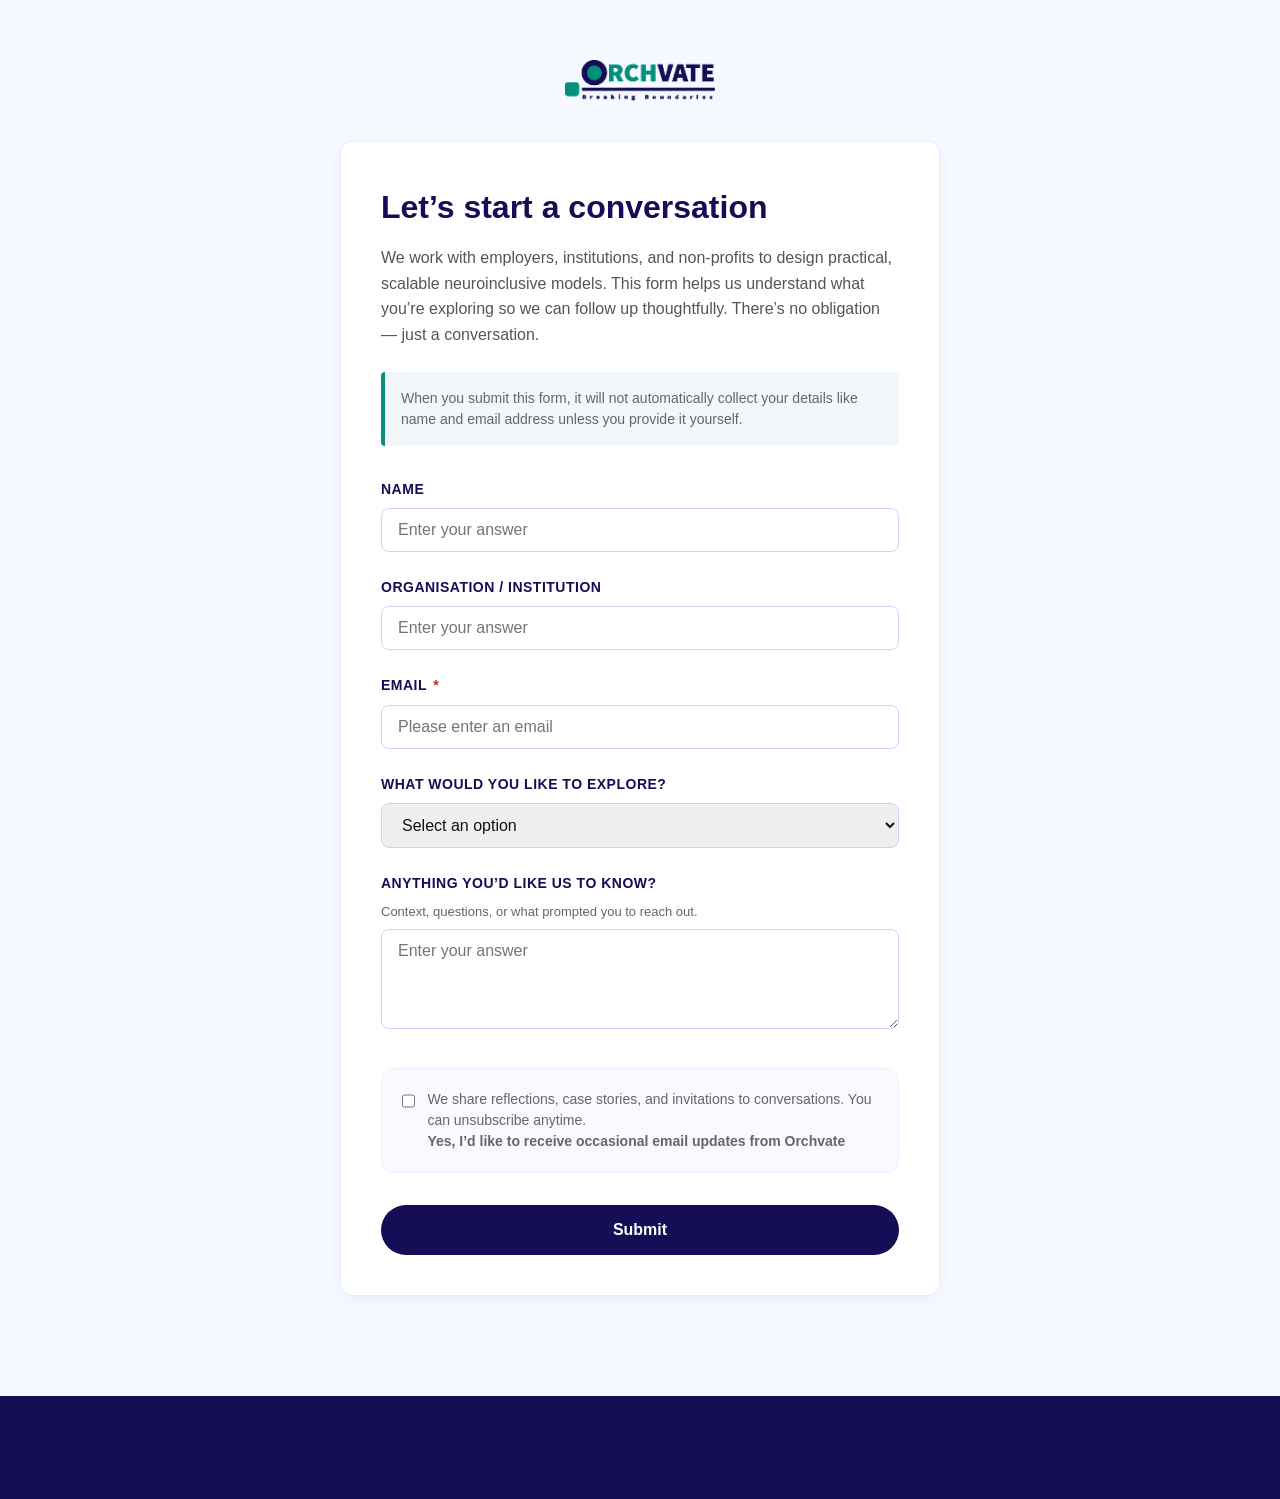
<file: secondform.html>
<!doctype html>
<html lang="en">
  <head>
    <meta charset="UTF-8" />
    <meta name="viewport" content="width=device-width, initial-scale=1.0" />
    <title>Start a Conversation | Orchvate</title>
    <link rel="stylesheet" href="universal-styles.css" />
    <style>
      body {
        background-color: #f6f9ff;
        font-family: Arial, Helvetica, sans-serif;
        margin: 0;
        padding: 0;
        display: flex;
        flex-direction: column;
        min-height: 100vh;
      }

      .form-page-container {
        max-width: 600px;
        margin: 60px auto;
        width: 90%;
        flex-grow: 1;
      }

      .logo-header {
        text-align: center;
        margin-bottom: 40px;
      }

      .logo-header img {
        width: 150px;
        margin: 0 auto;
      }

      .form-card {
        background: #ffffff;
        padding: 40px;
        border-radius: 12px;
        box-shadow: 0 4px 20px rgba(0, 0, 0, 0.05);
        border: 1px solid #e3ecff;
      }

      .form-title {
        font-size: 32px;
        color: #150e56;
        font-weight: bold;
        margin-bottom: 12px;
      }

      .form-description {
        font-size: 16px;
        line-height: 1.6;
        color: #555;
        margin-bottom: 24px;
      }

      .notice-text {
        background-color: #f4f7fa;
        padding: 16px;
        border-left: 4px solid #06907b;
        border-radius: 4px;
        font-size: 14px;
        line-height: 1.5;
        color: #666;
        margin-bottom: 32px;
      }

      .form-group {
        margin-bottom: 24px;
      }

      .form-label {
        display: block;
        font-size: 14px;
        font-weight: bold;
        color: #150e56;
        margin-bottom: 8px;
        text-transform: uppercase;
        letter-spacing: 0.5px;
      }

      .required-star {
        color: #cf222e;
        margin-left: 2px;
      }

      .form-input,
      .form-select,
      .form-textarea {
        width: 100%;
        padding: 12px 16px;
        font-size: 16px;
        border: 1px solid #cad3ff;
        border-radius: 8px;
        font-family: inherit;
        color: #111111;
        outline: none;
        transition: border-color 0.2s;
        box-sizing: border-box;
      }

      .form-input:focus,
      .form-select:focus,
      .form-textarea:focus {
        border-color: #150e56;
      }

      .form-textarea {
        resize: vertical;
        min-height: 100px;
      }

      .field-description {
        font-size: 13px;
        color: #666;
        margin-bottom: 8px;
        line-height: 1.4;
      }

      .consent-section {
        margin-top: 32px;
        padding: 20px;
        background: #f9faff;
        border-radius: 12px;
        border: 1px solid #eef1ff;
      }

      .checkbox-group {
        display: flex;
        align-items: flex-start;
        gap: 12px;
        cursor: pointer;
      }

      .checkbox-group input {
        margin-top: 3px;
        width: 18px;
        height: 18px;
        cursor: pointer;
      }

      .checkbox-label {
        font-size: 14px;
        color: #666;
        line-height: 1.5;
      }

      .submit-button {
        background-color: #150e56;
        color: #ffffff;
        border: none;
        border-radius: 30px;
        padding: 16px 40px;
        font-size: 16px;
        font-weight: bold;
        cursor: pointer;
        display: block;
        width: 100%;
        margin-top: 32px;
        font-family: inherit;
        transition:
          background-color 0.2s,
          transform 0.1s;
      }

      .submit-button:hover {
        background-color: #01215d;
      }

      .submit-button:active {
        transform: scale(0.98);
      }

      .footer {
        text-align: center;
        padding: 40px 20px;
        font-size: 14px;
        color: #150e56;
        font-weight: bold;
      }

      @media (max-width: 480px) {
        .form-card {
          padding: 24px;
        }
        .form-title {
          font-size: 26px;
        }
      }
    </style>
  </head>
  <body>
    <div class="form-page-container">
      <div class="logo-header">
        <a href="index.html">
          <img
            src="assests/mc-c2e0273b.png"
            alt="Orchvate Logo"
          />
        </a>
      </div>

      <div class="form-card">
        <h1 class="form-title">Let’s start a conversation</h1>
        <p class="form-description">
          We work with employers, institutions, and non-profits to design
          practical, scalable neuroinclusive models. This form helps us
          understand what you’re exploring so we can follow up thoughtfully.
          There’s no obligation — just a conversation.
        </p>

        <div class="notice-text">
          When you submit this form, it will not automatically collect your
          details like name and email address unless you provide it yourself.
        </div>

        <form id="inquiryForm">
          <div class="form-group">
            <label class="form-label" for="name">Name</label>
            <input
              type="text"
              id="name"
              name="name"
              class="form-input"
              placeholder="Enter your answer"
            />
          </div>

          <div class="form-group">
            <label class="form-label" for="org"
              >Organisation / Institution</label
            >
            <input
              type="text"
              id="org"
              name="org"
              class="form-input"
              placeholder="Enter your answer"
            />
          </div>

          <div class="form-group">
            <label class="form-label" for="email"
              >Email <span class="required-star">*</span></label
            >
            <input
              type="email"
              id="email"
              name="email"
              class="form-input"
              placeholder="Please enter an email"
              required
            />
          </div>

          <div class="form-group">
            <label class="form-label" for="explore"
              >What would you like to explore?</label
            >
            <select id="explore" name="explore" class="form-select">
              <option value="" disabled selected>Select an option</option>
              <option value="Cohort / program sponsorship (CSR / foundation)">
                Cohort / program sponsorship (CSR / foundation)
              </option>
              <option value="Neuroinclusive engagement models">
                Neuroinclusive engagement models
              </option>
              <option value="Pilot / proof of concept">
                Pilot / proof of concept
              </option>
              <option value="Partnership or collaboration">
                Partnership or collaboration
              </option>
              <option value="General conversation">General conversation</option>
            </select>
          </div>

          <div class="form-group">
            <label class="form-label" for="message"
              >Anything you’d like us to know?</label
            >
            <div class="field-description">
              Context, questions, or what prompted you to reach out.
            </div>
            <textarea
              id="message"
              name="message"
              class="form-textarea"
              placeholder="Enter your answer"
            ></textarea>
          </div>

          <div class="consent-section">
            <label class="checkbox-group">
              <input type="checkbox" id="subscribe" name="subscribe" />
              <span class="checkbox-label">
                We share reflections, case stories, and invitations to
                conversations. You can unsubscribe anytime.<br /><strong
                  >Yes, I’d like to receive occasional email updates from
                  Orchvate</strong
                >
              </span>
            </label>
          </div>

          <button type="submit" class="submit-button">Submit</button>
        </form>
      </div>
    </div>

    <div class="footer">&copy; Orchvate • 2026</div>

    <script src="form-handler.js"></script>
    <script>
      document.addEventListener("DOMContentLoaded", function () {
        const form = document.getElementById("inquiryForm");
        const exploreSelect = document.getElementById("explore");

        // URL Parameter handling for pre-selection
        const urlParams = new URLSearchParams(window.location.search);
        const preSelect = urlParams.get("inquiry");
        const sourceParam = urlParams.get("source") || "Website"; // 'Email' when opened from email
        if (preSelect) {
          // Find option with matching text or value
          for (let i = 0; i < exploreSelect.options.length; i++) {
            if (
              exploreSelect.options[i].value === preSelect ||
              exploreSelect.options[i].text === preSelect
            ) {
              exploreSelect.selectedIndex = i;
              break;
            }
          }
        }

        form.addEventListener("submit", async function (e) {
          e.preventDefault();

          const submitBtn = form.querySelector('button[type="submit"]');
          const fields = {
            name: document.getElementById("name").value,
            organisation: document.getElementById("org").value,
            email: document.getElementById("email").value,
            topic: document.getElementById("explore").value,
            message: document.getElementById("message").value,
            newsletter_opt_in: document.getElementById("subscribe").checked,
            source_override: sourceParam, // pass through to handler
          };

          const success = await handleInquirySubmission(fields, submitBtn);

          if (success) {
            window.location.href = "message_received.html";
          }
        });
      });
    </script>
  </body>
</html>
</file>
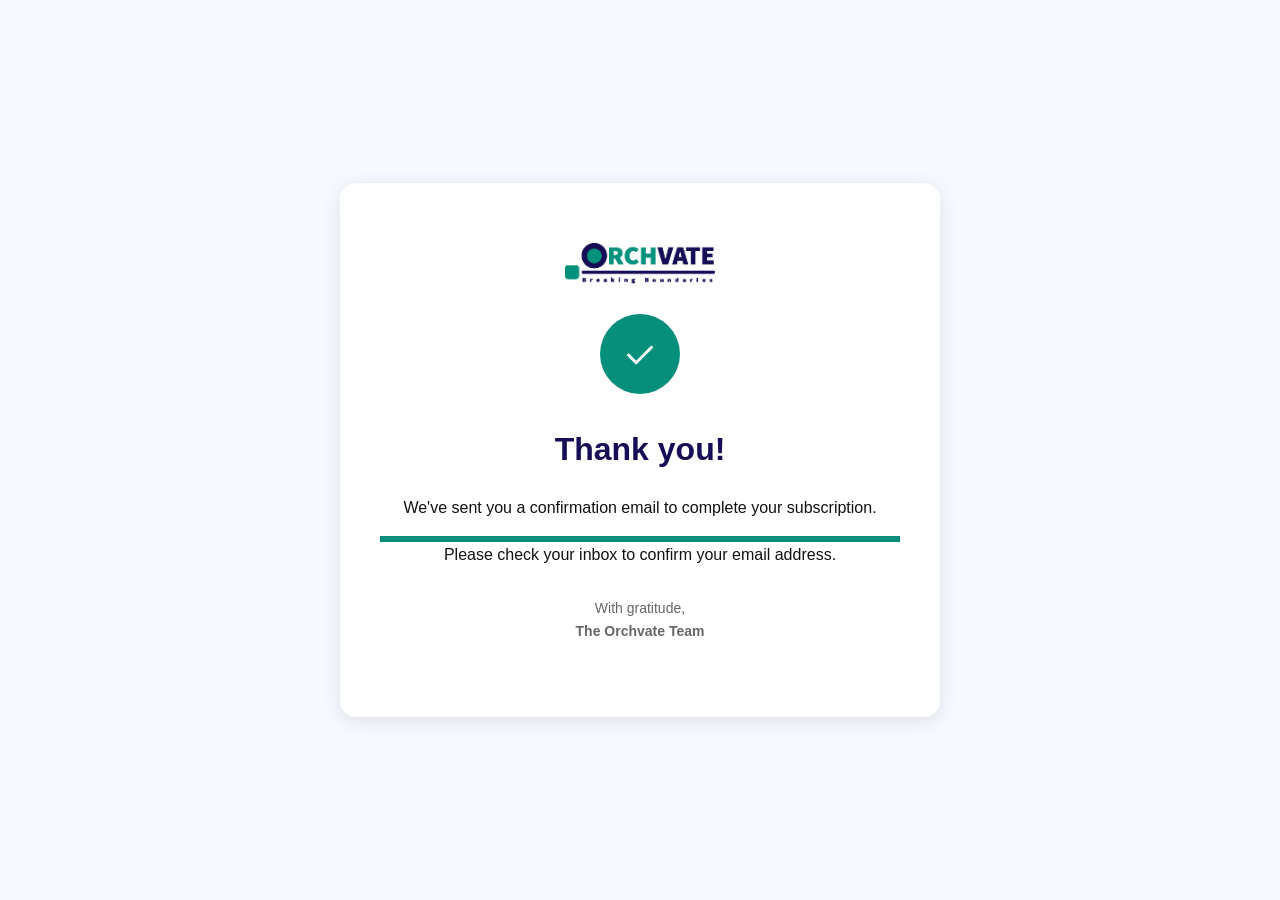
<file: thank-you.html>
<!doctype html>
<html lang="en">
  <head>
    <meta charset="UTF-8" />
    <meta http-equiv="X-UA-Compatible" content="IE=edge" />
    <meta name="viewport" content="width=device-width, initial-scale=1.0" />
    <title>Thank You | Orchvate</title>
    <link rel="stylesheet" href="universal-styles.css" />
  </head>
  <body class="thank-you-page">
    <div class="thank-you-container">
      <img
        src="assests/mc-c2e0273b.png"
        alt="Orchvate"
      />

      <div class="checkmark">
        <svg viewBox="0 0 52 52">
          <polyline points="14 27 22 35 38 19" />
        </svg>
      </div>

      <h1>Thank you!</h1>

      <p id="thank-you-message">We've sent you a confirmation email to complete your subscription.</p>

      <div class="divider"></div>

      <p id="check-inbox-message">
        Please check your inbox to confirm your email address.
      </p>

      <script>
        document.addEventListener('DOMContentLoaded', function() {
          const urlParams = new URLSearchParams(window.location.search);
          const status = urlParams.get('status');
          if (status) {
            const heading = document.querySelector('h1');
            const mainMsg = document.getElementById('thank-you-message');
            const subMsg = document.getElementById('check-inbox-message');
            const divider = document.querySelector('.divider');
            
            let title = "Thank You!";
            let message1 = "We've sent you a confirmation email to complete your subscription.";
            let message2 = "Please check your inbox and confirm your email address.";

            if (status === "pending") {
              title = "Almost There!";
              message1 = "You've already signed up for the Orchvate newsletter.";
              message2 = "Please confirm your email using the link in your inbox.";
            } else if (status === "verified") {
              title = "You're Already Subscribed!";
              message1 = "This email address is already subscribed to the Orchvate newsletter.";
              message2 = "You'll continue receiving updates from our team.";
            } else if (status !== "new") {
              // Fallback for unexpected status values (displaying it as the main message)
              message1 = status;
              if (status.toLowerCase().includes('already')) {
                title = "Subscription Status";
                message2 = "";
              }
            }

            heading.textContent = title;
            mainMsg.textContent = message1;
            
            if (message2) {
              if (subMsg) {
                subMsg.textContent = message2;
                subMsg.style.display = 'block';
              }
              if (divider) divider.style.display = 'block';
            } else {
              if (subMsg) subMsg.style.display = 'none';
              if (divider) divider.style.display = 'none';
            }
          }
        });
      </script>

     

      <p class="footer-text">
        With gratitude,<br /><strong>The Orchvate Team</strong>
      </p>
    </div>
  </body>
</html>
</file>
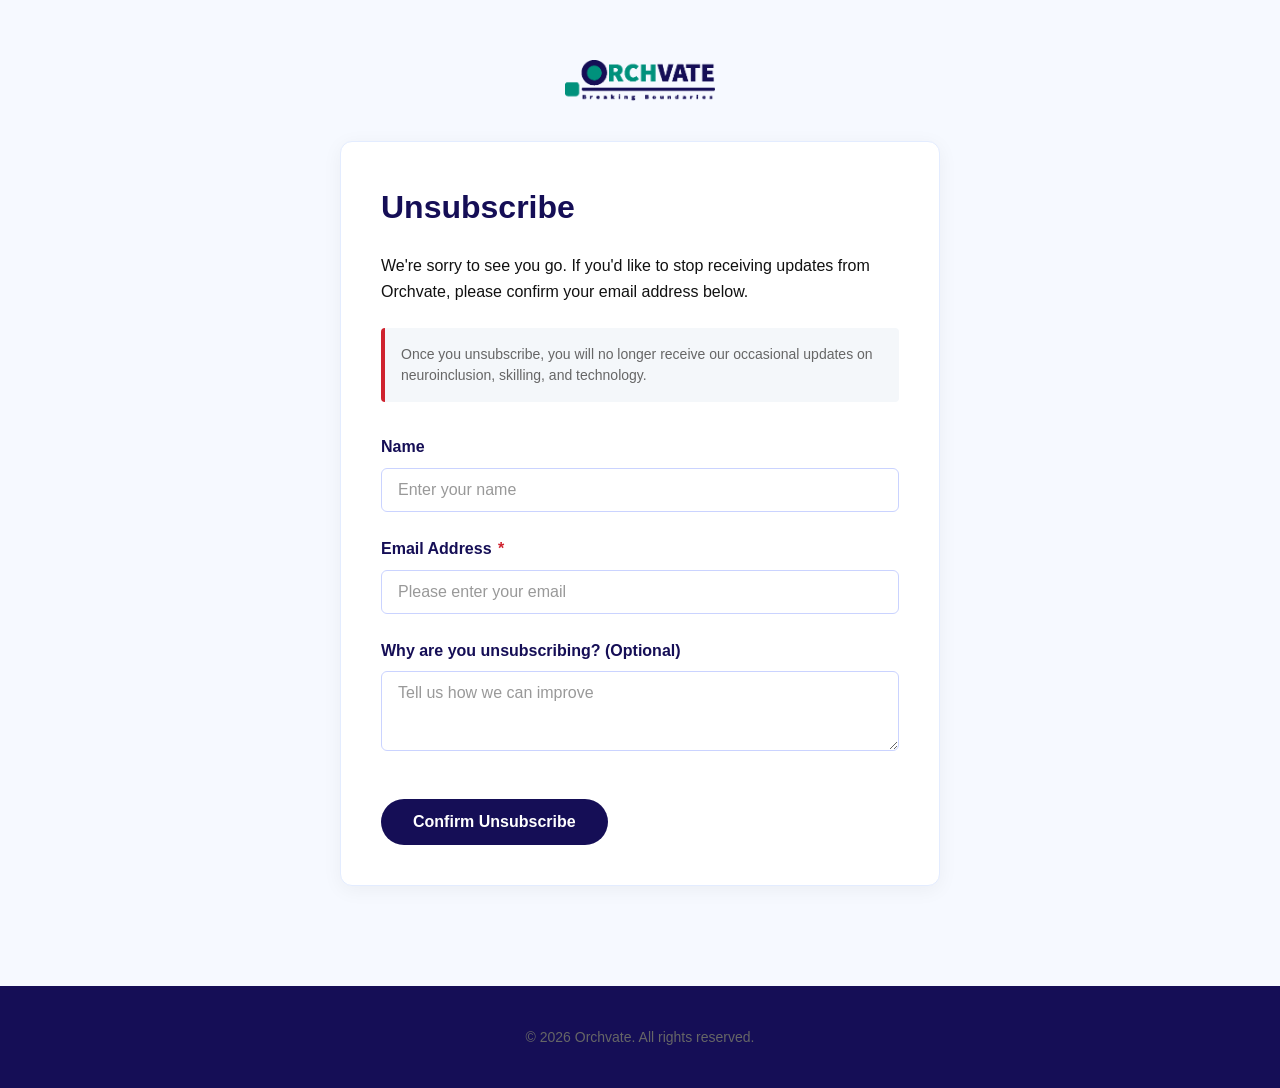
<file: unsubscribe.html>
<!doctype html>
<html lang="en">
  <head>
    <meta charset="UTF-8" />
    <meta name="viewport" content="width=device-width, initial-scale=1.0" />
    <title>Unsubscribe | Orchvate</title>
    <link rel="stylesheet" href="universal-styles.css" />
    <style>
      body {
        background-color: #f6f9ff;
        font-family: Arial, Helvetica, sans-serif;
        margin: 0;
        padding: 0;
        display: flex;
        flex-direction: column;
        min-height: 100vh;
      }

      .form-page-container {
        max-width: 600px;
        margin: 60px auto;
        width: 90%;
        flex-grow: 1;
      }

      .logo-header {
        text-align: center;
        margin-bottom: 40px;
      }

      .logo-header img {
        width: 150px;
        margin: 0 auto;
      }

      .form-card {
        background: #ffffff;
        padding: 40px;
        border-radius: 12px;
        box-shadow: 0 4px 20px rgba(0, 0, 0, 0.05);
        border: 1px solid #e3ecff;
      }

      .form-title {
        font-size: 32px;
        color: #150e56;
        font-weight: bold;
        margin-bottom: 20px;
      }

      .form-description {
        font-size: 16px;
        line-height: 1.6;
        color: #111111;
        margin-bottom: 24px;
      }

      .notice-text {
        background-color: #f4f7fa;
        padding: 16px;
        border-left: 4px solid #cf222e;
        border-radius: 4px;
        font-size: 14px;
        line-height: 1.5;
        color: #666;
        margin-bottom: 32px;
      }

      .form-group {
        margin-bottom: 24px;
      }

      .form-label {
        display: block;
        font-size: 16px;
        font-weight: bold;
        color: #150e56;
        margin-bottom: 8px;
      }

      .required-star {
        color: #cf222e;
        margin-left: 2px;
      }

      .form-input {
        width: 100%;
        padding: 12px 16px;
        font-size: 16px;
        border: 1px solid #cad3ff;
        border-radius: 6px;
        font-family: inherit;
        color: #111111;
        outline: none;
        transition: border-color 0.2s;
      }

      .form-input:focus {
        border-color: #150e56;
      }

      .form-input.invalid {
        border-color: #cf222e;
        background-color: #fff8f8;
      }

      .error-message {
        color: #cf222e;
        font-size: 13px;
        margin-top: 4px;
        display: none;
      }

      .form-input.invalid + .error-message {
        display: block;
      }

      .form-input::placeholder {
        color: #999;
      }

      .submit-button {
        background-color: #150e56;
        color: #ffffff;
        border: none;
        border-radius: 24px;
        padding: 14px 32px;
        font-size: 16px;
        font-weight: bold;
        cursor: pointer;
        display: block;
        width: fit-content;
        margin-top: 40px;
        font-family: inherit;
        transition:
          background-color 0.2s,
          transform 0.1s;
      }

      .submit-button:hover {
        background-color: #1a126b;
      }

      .submit-button:active {
        transform: scale(0.98);
      }

      /* Success State Styles */
      .success-state {
        display: none;
        text-align: center;
        padding: 20px 0;
      }

      .success-icon {
        width: 80px;
        height: 80px;
        background-color: #06907b;
        border-radius: 50%;
        display: flex;
        align-items: center;
        justify-content: center;
        margin: 0 auto 24px;
      }

      .success-icon svg {
        width: 44px;
        height: 44px;
        fill: #ffffff;
      }

      .success-title {
        font-size: 28px;
        color: #150e56;
        font-weight: bold;
        margin-bottom: 16px;
      }

      .success-text {
        font-size: 16px;
        line-height: 1.6;
        color: #111111;
        margin-bottom: 32px;
      }

      .back-button {
        display: inline-block;
        background-color: #150e56;
        color: #ffffff;
        text-decoration: none;
        padding: 12px 32px;
        border-radius: 24px;
        font-weight: bold;
        transition: background-color 0.2s;
      }

      .back-button:hover {
        background-color: #1a126b;
      }
      .footer {
        text-align: center;
        padding: 40px 20px;
        font-size: 14px;
        color: #666;
      }

      @media (max-width: 480px) {
        .form-card {
          padding: 24px;
        }
        .form-title {
          font-size: 26px;
        }
        .submit-button {
          width: 100%;
        }
      }
    </style>
  </head>
  <body>
    <div class="form-page-container">
      <div class="logo-header">
        <a href="index.html">
          <img
            src="assests/mc-c2e0273b.png"
            alt="Orchvate Logo"
          />
        </a>
      </div>

      <div class="form-card">
        <h1 class="form-title">Unsubscribe</h1>
        <p class="form-description">
          We're sorry to see you go. If you'd like to stop receiving updates
          from Orchvate, please confirm your email address below.
        </p>

        <div class="notice-text">
          Once you unsubscribe, you will no longer receive our occasional
          updates on neuroinclusion, skilling, and technology.
        </div>

        <form id="unsubscribeForm">
          <div class="form-group">
            <label class="form-label" for="name">Name</label>
            <input
              type="text"
              id="name"
              name="name"
              class="form-input"
              placeholder="Enter your name"
            />
          </div>

          <div class="form-group">
            <label class="form-label" for="email"
              >Email Address <span class="required-star">*</span></label
            >

            <input
              type="email"
              id="email"
              name="email"
              class="form-input"
              placeholder="Please enter your email"
              required
            />
            <span id="email-error" class="error-message"
              >Please enter a valid email address.</span
            >
          </div>

          <div class="form-group">
            <label class="form-label" for="reason"
              >Why are you unsubscribing? (Optional)</label
            >
            <textarea
              id="reason"
              name="reason"
              class="form-input"
              style="min-height: 80px; resize: vertical"
              placeholder="Tell us how we can improve"
            ></textarea>
          </div>

          <button type="submit" class="submit-button">
            Confirm Unsubscribe
          </button>
        </form>
        <!-- Success Message -->
        <div id="successMessage" class="success-state">
          <div class="success-icon">
            <svg viewBox="0 0 24 24">
              <path d="M9 16.17L4.83 12l-1.42 1.41L9 19 21 7l-1.41-1.41z" />
            </svg>
          </div>
          <h2 class="success-title">Successfully Unsubscribed</h2>
          <p class="success-text">
            You have been removed from our mailing list. You will no longer
            receive occasional updates from Orchvate.
          </p>
          <a href="index.html" class="back-button">Return to Homepage</a>
        </div>
      </div>
    </div>

    <div class="footer">&copy; 2026 Orchvate. All rights reserved.</div>

    <script src="form-handler.js"></script>
    <script>
      const form = document.getElementById("unsubscribeForm");
      const successMessage = document.getElementById("successMessage");
      const formTitle = document.querySelector(".form-title");
      const formDesc = document.querySelector(".form-description");
      const noticeText = document.querySelector(".notice-text");
      const nameInput = document.getElementById("name");
      const emailInput = document.getElementById("email");
      const reasonInput = document.getElementById("reason");
      const emailError = document.getElementById("email-error");
      const submitBtn = form.querySelector('button[type="submit"]');

      const validateEmail = (email) => {
        return String(email)
          .toLowerCase()
          .match(
            /^(([^<>()[\]\\.,;:\s@"]+(\.[^<>()[\]\\.,;:\s@"]+)*)|(".+"))@((\[[0-9]{1,3}\.[0-9]{1,3}\.[0-9]{1,3}\.[0-9]{1,3}\])|(([a-zA-Z\-0-9]+\.)+[a-zA-Z]{2,}))$/,
          );
      };

      emailInput.addEventListener("input", function () {
        if (validateEmail(this.value) || this.value === "") {
          this.classList.remove("invalid");
          emailError.style.display = "none";
        }
      });

      emailInput.addEventListener("blur", function () {
        if (!validateEmail(this.value) && this.value !== "") {
          this.classList.add("invalid");
          emailError.style.display = "block";
        }
      });

      form.addEventListener("submit", async function (e) {
        e.preventDefault();

        if (!validateEmail(emailInput.value)) {
          emailInput.classList.add("invalid");
          emailError.style.display = "block";
          emailInput.focus();
          return;
        }

        const success = await handleUnsubscribeSubmission(
          nameInput.value,
          emailInput.value,
          reasonInput.value,
          submitBtn,
        );

        if (success) {
          // Hide form and related text
          form.style.display = "none";
          formTitle.style.display = "none";
          formDesc.style.display = "none";
          noticeText.style.display = "none";

          // Show success message
          successMessage.style.display = "block";
        }
      });
    </script>
  </body>
</html>
</file>
<file: universal-styles.css>
/* ===================================
   UNIVERSAL STYLES FOR ALL PAGES
   =================================== */

/* Global Reset & Base Styles */
* {
  margin: 0;
  padding: 0;
  box-sizing: border-box;
}

body {
  margin: 0;
  padding: 0;
  background: #f6f9ff;
  font-family: Arial, Helvetica, sans-serif;
  color: #111111;
  line-height: 1.6;
  -webkit-text-size-adjust: 100%;
  -ms-text-size-adjust: 100%;
}

table,
td {
  border-collapse: collapse;
}

img {
  border: 0;
  height: auto;
  line-height: 100%;
  outline: none;
  text-decoration: none;
  display: block;
  max-width: 100%;
}

a {
  text-decoration: none;
  color: #150e56;
}

/* ===================================
   LAYOUT CONTAINERS
   =================================== */

.container {
  width: 100%;
  max-width: 100%;
  margin: 0 auto;
  background: #f6f9ff;
}

.content-wrapper {
  max-width: 600px;
  margin: 0 auto;
  background: #ffffff;
}

.px {
  padding-left: 10px;
  padding-right: 10px;
}

/* ===================================
   TYPOGRAPHY
   =================================== */

.section-title {
  font-family: Arial, Helvetica, sans-serif;
  color: #150e56;
  font-size: 22px;
  line-height: 1.3;
  margin: 0;
  font-weight: bold;
}

.body-text {
  font-family: Arial, Helvetica, sans-serif;
  color: #111111;
  font-size: 16px;
  line-height: 1.6;
  margin: 0;
}

.eyebrow {
  font-family: Arial, Helvetica, sans-serif;
  color: #01215d;
  font-size: 12px;
  letter-spacing: 1px;
  text-transform: uppercase;
  margin: 0;
}

h1 {
  font-size: 32px;
  color: #150e56;
  margin-bottom: 20px;
  font-weight: bold;
}

h2 {
  font-size: 24px;
  color: #150e56;
  margin-bottom: 20px;
}

p {
  font-size: 16px;
  margin-bottom: 15px;
  color: #111111;
}

/* ===================================
   HEADER STYLES
   =================================== */

.header {
  background: #eef4ff;
  text-align: center;
  padding: 30px 20px;
}

.header img {
  max-width: 150px;
  height: auto;
  margin: 0 auto 15px;
  display: block;
}

.header h1 {
  font-size: 28px;
  color: #150e56;
  font-weight: bold;
  margin: 10px 0 0;
}

.header p {
  font-size: 16px;
  color: #01215d;
  margin: 5px 0;
}

/* ===================================
   DIVIDER
   =================================== */

.divider {
  height: 6px;
  background: #06907b;
}

.divider-small {
  width: 60px;
  height: 4px;
  background: #06907b;
  margin: 30px auto;
  border-radius: 2px;
}

/* ===================================
   CONTENT SECTIONS
   =================================== */

.content {
  padding: 30px 20px;
  max-width: 800px;
  margin: 0 auto;
}

.content h2 {
  text-align: center;
}

.content p {
  text-align: center;
}

/* ===================================
   FOOTER STYLES
   =================================== */

.footer {
  background: #150e56;
  color: #ffffff;
  text-align: center;
  padding: 30px 20px;
  margin-top: 40px;
}

.footer p {
  font-size: 14px;
  margin: 5px 0;
  color: #dbe6ff;
}

.footer-text {
  font-size: 14px;
  color: #666;
  margin-top: 30px;
}

/* ===================================
   FORM STYLES (Newsletter Signup)
   =================================== */

.form-container {
  width: 100%;
  max-width: 900px;
  margin: 30px auto 60px;
  padding: 0 10px;
  min-height: 800px;
}

.form-wrapper {
  position: relative;
  width: 100%;
  height: 1200px;
  overflow: visible;
  border-radius: 12px;
  box-shadow: 0 4px 12px rgba(0, 0, 0, 0.1);
  background: #ffffff;
}

.form-wrapper iframe {
  position: absolute;
  top: 0;
  left: 0;
  width: 100%;
  height: 100%;
  border: none;
  overflow: hidden;
}

/* ===================================
   THANK YOU PAGE STYLES
   =================================== */

body.thank-you-page {
  display: flex;
  align-items: center;
  justify-content: center;
  min-height: 100vh;
  padding: 20px;
}

.thank-you-container {
  background: #ffffff;
  border-radius: 16px;
  box-shadow: 0 4px 20px rgba(0, 0, 0, 0.1);
  padding: 60px 40px;
  text-align: center;
  max-width: 600px;
  width: 100%;
}

.thank-you-container img {
  max-width: 150px;
  height: auto;
  margin: 0 auto 30px;
  display: block;
}

.checkmark {
  width: 80px;
  height: 80px;
  border-radius: 50%;
  background: #06907b;
  display: flex;
  align-items: center;
  justify-content: center;
  margin: 0 auto 30px;
  animation: scaleIn 0.5s ease-out;
}

.checkmark svg {
  width: 50px;
  height: 50px;
  stroke: #ffffff;
  stroke-width: 3;
  fill: none;
  stroke-linecap: round;
  stroke-linejoin: round;
  animation: drawCheck 0.5s ease-out 0.3s forwards;
  stroke-dasharray: 100;
  stroke-dashoffset: 100;
}

.highlight {
  color: #06907b;
  font-weight: bold;
}

/* ===================================
   ANIMATIONS
   =================================== */

@keyframes scaleIn {
  from {
    transform: scale(0);
    opacity: 0;
  }
  to {
    transform: scale(1);
    opacity: 1;
  }
}

@keyframes drawCheck {
  to {
    stroke-dashoffset: 0;
  }
}

/* ===================================
   RESPONSIVE DESIGN - TABLET
   =================================== */

@media screen and (max-width: 768px) {
  .px {
    padding-left: 8px !important;
    padding-right: 8px !important;
  }

  .stack td {
    display: block !important;
    width: 100% !important;
  }

  .section-title {
    font-size: 20px;
  }

  .body-text {
    font-size: 15px;
  }

  .header h1 {
    font-size: 24px;
  }

  .header p {
    font-size: 14px;
  }

  .content {
    padding: 20px 15px;
  }

  .content h2 {
    font-size: 20px;
  }

  .content p {
    font-size: 15px;
  }

  .form-container {
    padding: 0 5px;
  }

  .form-wrapper {
    padding-bottom: 100%; /* Taller on mobile */
  }

  h1 {
    font-size: 26px;
  }

  p {
    font-size: 16px;
  }

  .thank-you-container {
    padding: 40px 30px;
  }

  .checkmark {
    width: 70px;
    height: 70px;
  }

  .checkmark svg {
    width: 40px;
    height: 40px;
  }
}

/* ===================================
   RESPONSIVE DESIGN - MOBILE
   =================================== */

@media screen and (max-width: 480px) {
  .px {
    padding-left: 5px !important;
    padding-right: 5px !important;
  }

  .section-title {
    font-size: 18px;
  }

  .header {
    padding: 20px 15px;
  }

  .header h1 {
    font-size: 20px;
  }

  .content h2 {
    font-size: 18px;
  }

  .form-wrapper {
    padding-bottom: 120%; /* Even taller on small mobile */
  }

  h1 {
    font-size: 22px;
  }

  p {
    font-size: 15px;
  }

  .thank-you-container {
    padding: 30px 20px;
  }
}
</file>
